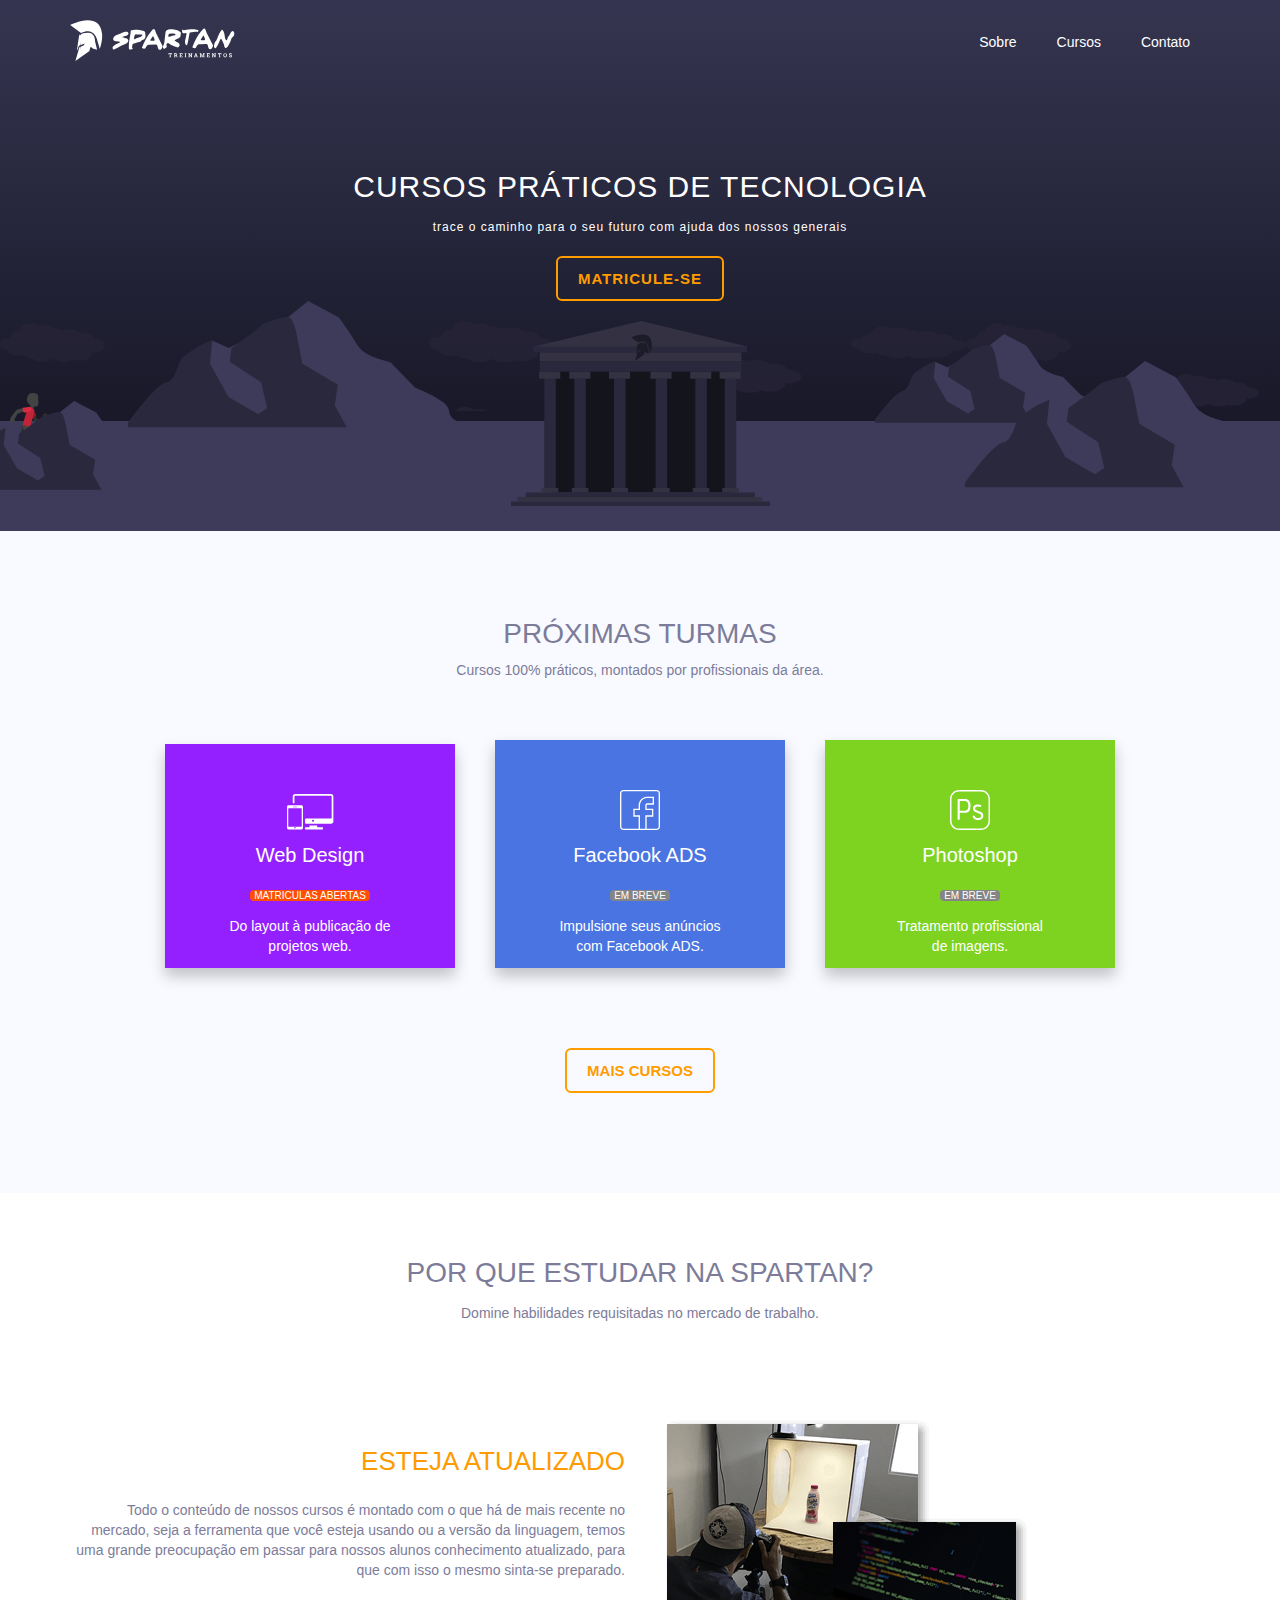
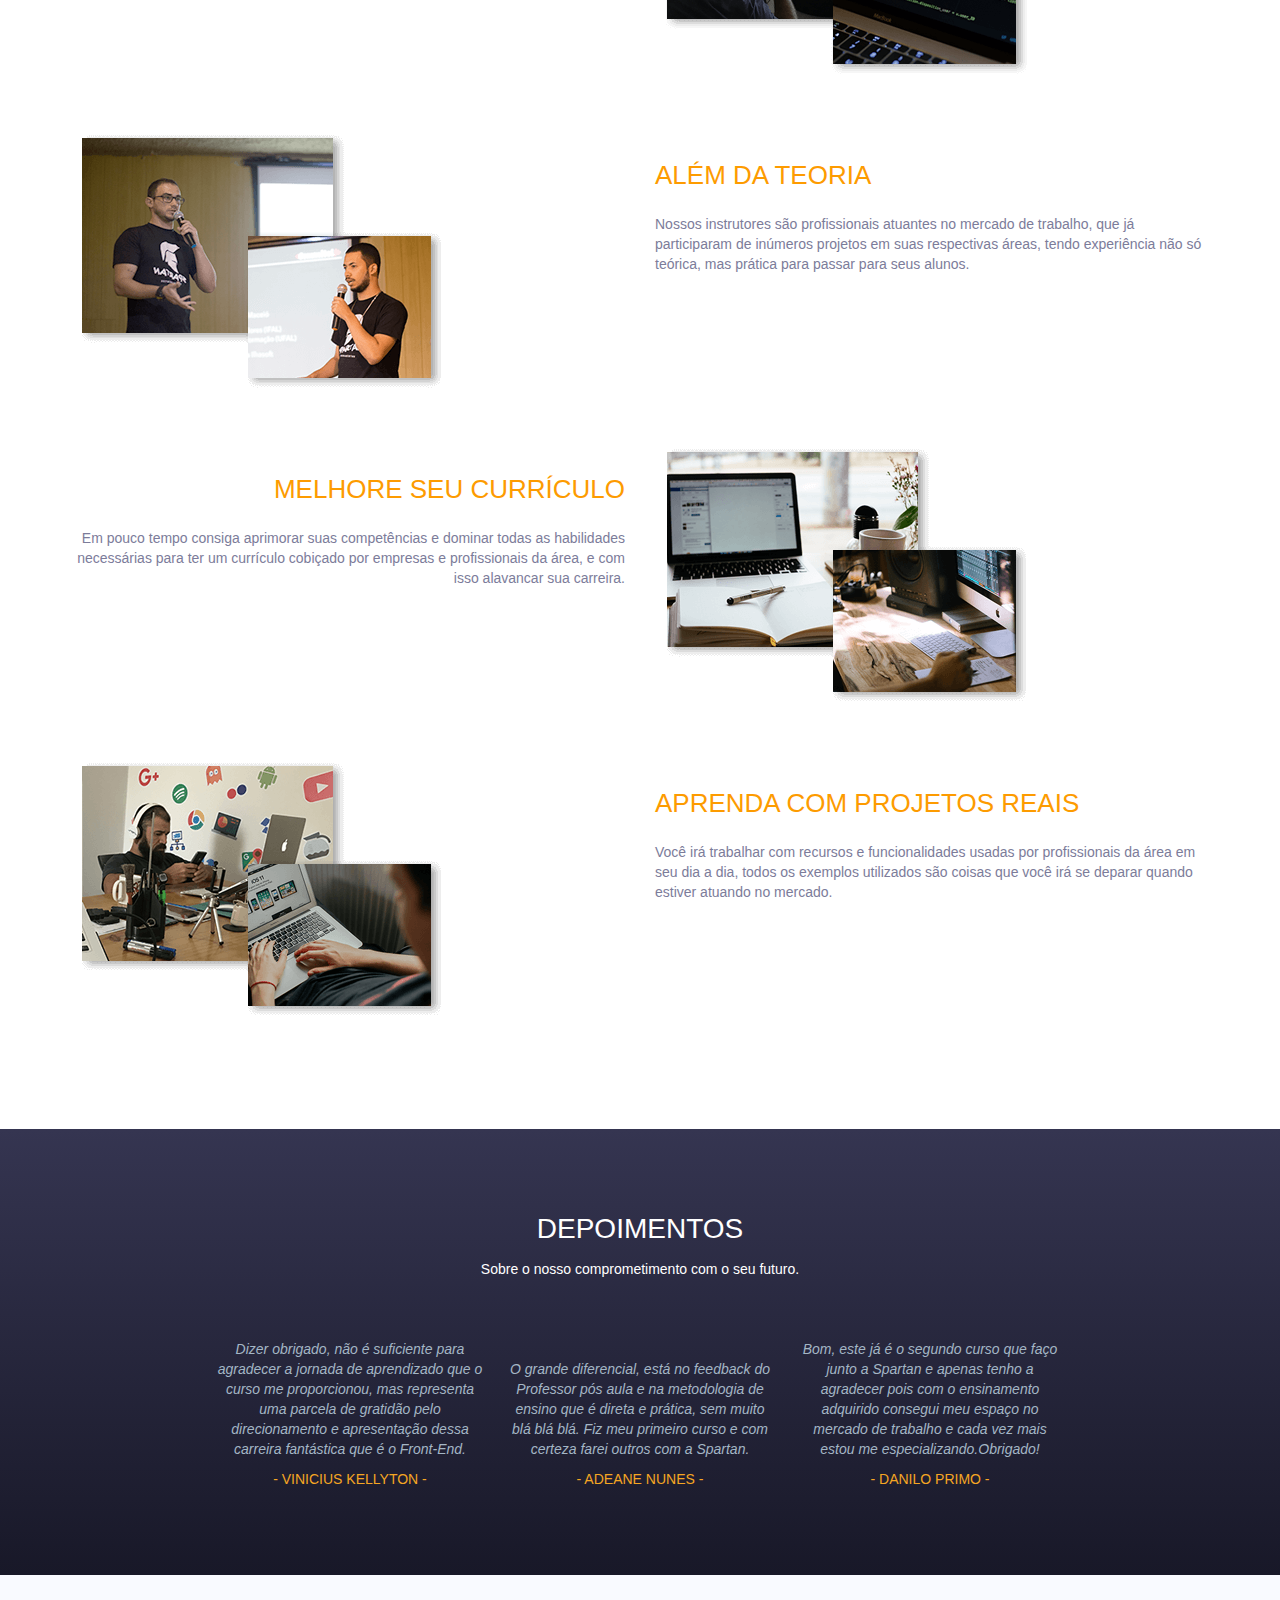
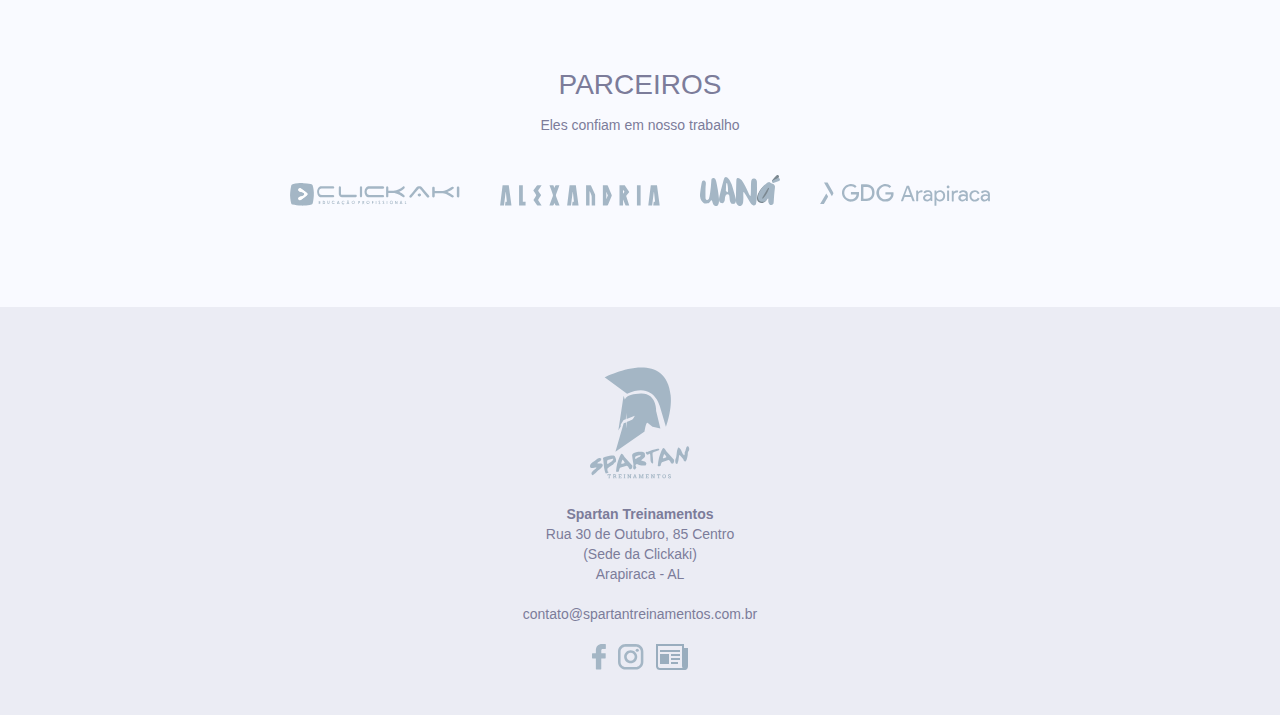
<file: old-site/index.html>
<!DOCTYPE html><html lang="pt-br"><head><meta charset="UTF-8"><meta name="viewport" content="width=device-width,initial-scale=1"><title>Spartan Treinamentos</title><meta name="robots" content="index, follow"><meta name="keywords" content="spartan, treinamentos, cursos, web-design, profissionalizantes"><meta name="description" content="Spartan Treinamentos, cursos práticos de tecnologia. "><meta name="author" content="Valdenio Freitas"><meta name="format-detection" content="telephone=no"><meta property="og:title" content="Spartan Treinamentos"><meta property="og:url" content="spartantreinamentos.com.br"><meta property="og:type" content="website"><meta property="og:description" content="Spartan Treinamentos, cursos práticos de tecnologia."><meta property="og:image" content="http://www.spartantreinamentos.com.br/img/social.jpg"><link rel="icon" href="favicon.ico"><link rel="apple-touch-icon" sizes="180x180" href="apple-touch-icon.png"><link rel="stylesheet" href="css/all.css"><script>(function(i,s,o,g,r,a,m){i['GoogleAnalyticsObject']=r;i[r]=i[r]||function(){
    (i[r].q=i[r].q||[]).push(arguments)},i[r].l=1*new Date();a=s.createElement(o),
    m=s.getElementsByTagName(o)[0];a.async=1;a.src=g;m.parentNode.insertBefore(a,m)
    })(window,document,'script','https://www.google-analytics.com/analytics.js','ga');

    ga('create', 'UA-60202119-31', 'auto');
    ga('send', 'pageview');</script><script type="text/javascript">window.smartlook||(function(d) {
      var o=smartlook=function(){ o.api.push(arguments)},h=d.getElementsByTagName('head')[0];
      var c=d.createElement('script');o.api=new Array();c.async=true;c.type='text/javascript';
      c.charset='utf-8';c.src='https://rec.smartlook.com/recorder.js';h.appendChild(c);
      })(document);
      smartlook('init', 'e8c16c6f3bcf98f12cfa7d2df90f8c37c3b9f992');</script></head><body><header class="hd-home"><div class="container"><div class="row ln-menu"><div class="col-xs-12 col-sm-6 col-md-4 logo"><a href="/"><img src="img/spartan-treinamentos-00.svg" alt="Spartan Treinamentos"></a></div><nav class="col-xs-12 col-sm-6 col-md-8 menu"><ul><li><a href="sobre.html">Sobre</a></li><li><a href="cursos.html">Cursos</a></li><li><a href="contato.html">Contato</a></li></ul></nav></div></div><div><div class="titulo-principal"><div>Cursos práticos de tecnologia</div><p>trace o caminho para o seu futuro com ajuda dos nossos generais</p><div class="botao"><a href="cursos.html">Matricule-se</a></div></div><div><div class="nuvens"></div><div class="montanha1"><img src="img/montanha1.svg"></div><div class="montanha2"><img src="img/montanha2.svg"></div><div class="montanha4"><img src="img/montanha2.svg"></div><div class="montanha3"></div><div class="templo"><img src="img/templo.svg" alt="Templo Spartano"></div><div class="deslocamento1"><div class="inocente"></div></div><div class="deslocamento2"><div class="guerreiro"></div></div><div class="terra"></div></div></div></header><div class="container spacerow"><div class="row"><div class="col-md-12"><div class="sub-titulo grid-cursos"><div class="tt-01">Próximas Turmas</div><p class="tt-01">Cursos 100% práticos, montados por profissionais da área.</p><ul><li><a href="web-design.html" class="curso-web"><img src="img/cursos/web-design.svg" alt="Web Design"><h3>Web Design</h3><span>Matriculas Abertas</span><p>Do layout à publicação de<br>projetos web.</p></a></li><li><a href="" class="curso-face"><img src="img/cursos/facebook.svg" alt="Web Design"><h3>Facebook ADS</h3><span id="breve">Em breve</span><p>Impulsione seus anúncios<br>com Facebook ADS.</p></a></li><li><a href="#" class="curso-photoshop"><img src="img/cursos/photoshop.svg" alt="Web Design"><h3>Photoshop</h3><span id="breve">Em breve</span><p>Tratamento profissional<br>de imagens.</p></a></li></ul><div class="botao"><a href="cursos.html">Mais Cursos</a></div></div></div></div></div><div class="pqsp"><div class="container"><div class="row"><div class="col-md-12 sub-titulo"><div class="tt-01">Por que estudar na spartan?</div><p class="tt-01">Domine habilidades requisitadas no mercado de trabalho.</p></div></div><div class="row titulo-pq"><div class="col-md-6 direita"><h4>Esteja Atualizado</h4><p>Todo o conteúdo de nossos cursos é montado com o que há de mais recente no mercado, seja a ferramenta que você esteja usando ou a versão da linguagem, temos uma grande preocupação em passar para nossos alunos conhecimento atualizado, para que com isso o mesmo sinta-se preparado.</p></div><div class="col-md-6"><img src="img/atualizado.png" class="img-responsive" alt="Esteja Atualizado"></div></div><div class="row titulo-pq"><div class="col-md-6 direita"><img src="img/instrutores.png" class="img-responsive" alt="Instrutores"></div><div class="col-md-6"><h4>Além da teoria</h4><p>Nossos instrutores são profissionais atuantes no mercado de trabalho, que já participaram de inúmeros projetos em suas respectivas áreas, tendo experiência não só teórica, mas prática para passar para seus alunos.</p></div></div><div class="row titulo-pq"><div class="col-md-6 direita"><h4>Melhore seu Currículo</h4><p>Em pouco tempo consiga aprimorar suas competências e dominar todas as habilidades necessárias para ter um currículo cobiçado por empresas e profissionais da área, e com isso alavancar sua carreira.</p></div><div class="col-md-6"><img src="img/curriculo.png" class="img-responsive" alt="Melhore seu curriculo"></div></div><div class="row titulo-pq"><div class="col-md-6 direita"><img src="img/projetos-reais.png" class="img-responsive" alt="Projetos Reais"></div><div class="col-md-6"><h4>Aprenda com projetos reais</h4><p>Você irá trabalhar com recursos e funcionalidades usadas por profissionais da área em seu dia a dia, todos os exemplos utilizados são coisas que você irá se deparar quando estiver atuando no mercado.</p></div></div></div></div><section class="newslatter"><div class="container"><div class="row"><div class="col-md-12 sub-titulo"><div class="tt-02">Depoimentos</div><p class="tt-02">Sobre o nosso comprometimento com o seu futuro.</p><ul><li><p>Dizer obrigado, não é suficiente para agradecer a jornada de aprendizado que o curso me proporcionou, mas representa uma parcela de gratidão pelo direcionamento e apresentação dessa carreira fantástica que é o Front-End.</p><div>- Vinicius Kellyton -</div></li><li><p>O grande diferencial, está no feedback do Professor pós aula e na metodologia de ensino que é direta e prática, sem muito blá blá blá. Fiz meu primeiro curso e com certeza farei outros com a Spartan.</p><div>- Adeane Nunes -</div></li><li><p>Bom, este já é o segundo curso que faço junto a Spartan e apenas tenho a agradecer pois com o ensinamento adquirido consegui meu espaço no mercado de trabalho e cada vez mais estou me especializando.Obrigado!</p><div>- Danilo Primo -</div></li></ul></div></div></div></section><section class="container space-ger"><div class="row"><div class="col-md-12 sub-titulo parceiros"><div class="tt-01">Parceiros</div><p class="tt-01">Eles confiam em nosso trabalho</p><ul><li><a href="http://www.clickakicursos.com.br/" target="_blank"><img src="img/clickaki.svg" alt="Clickaki Educação Profissional"></a></li><li><a href="http://alexandria.marketing/" target="_blank"><img src="img/alexandria.svg" alt="Alexandria"></a></li><li><a href="http://agenciauana.com.br/" target="_blank"><img src="img/uana.svg" alt="Agência Uana"></a></li><li><a href="https://www.facebook.com/gdgarapiraca/" target="_blank"><img src="img/gdg-arapiraca.svg" alt="GDG Arapiraca"></a></li></ul></div></div></section><footer class="rodape"><div class="container"><div class="row"><div class="col-md-12"><img src="img/spartan-treinamentos-01.svg" alt="Spartan Treinamentos"><p><strong>Spartan Treinamentos</strong><br>Rua 30 de Outubro, 85 Centro<br>(Sede da Clickaki)<br>Arapiraca - AL<br><br>contato@spartantreinamentos.com.br</p><ul><li><a href="https://www.facebook.com/spartantreinamentos/" target="_blank"><img src="img/facebook.svg" alt="Facebook"></a></li><li><a href="https://www.instagram.com/spartantreinamentos/" target="_blank"><img src="img/instagram.svg" alt="instagram"></a></li><li><a href="http://eepurl.com/cSuZzL" target="_blank"><img src="img/news.svg" alt="Newslatter"></a></li></ul></div></div></div></footer></body></html>
</file>
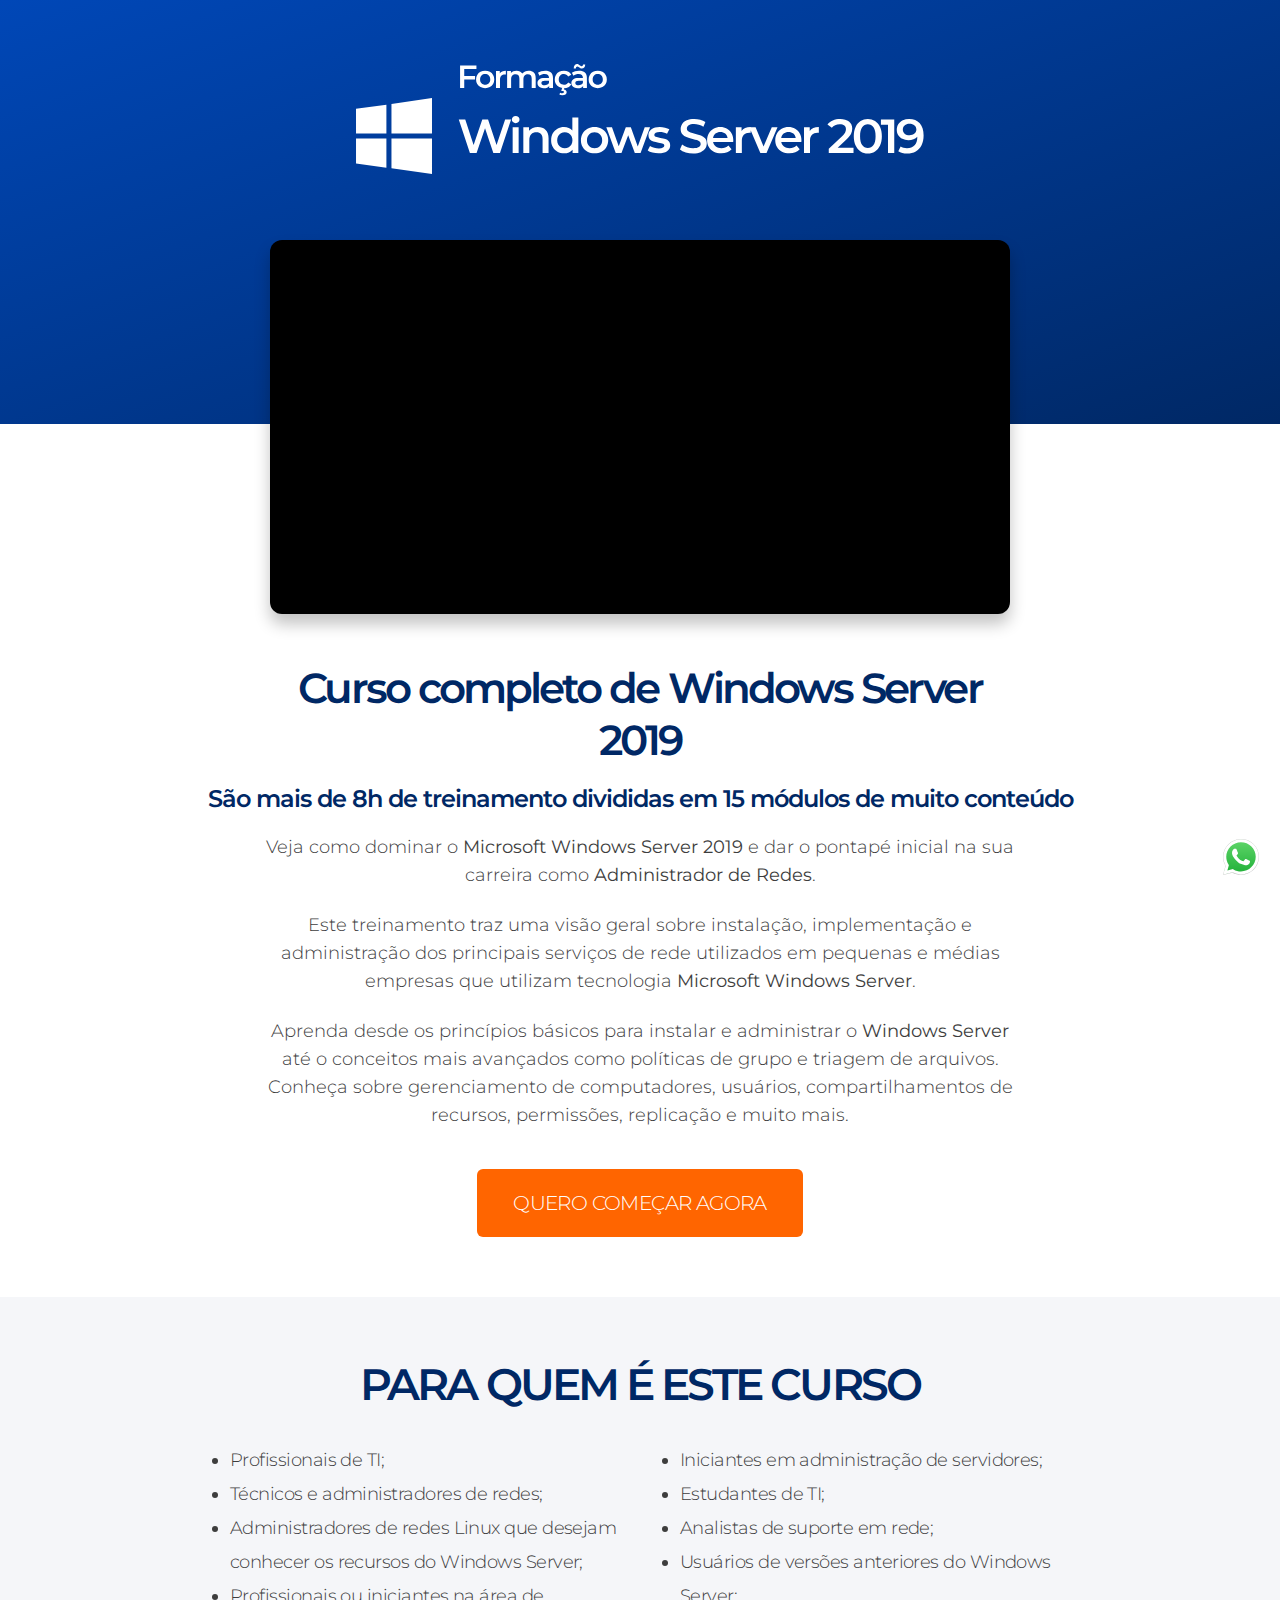
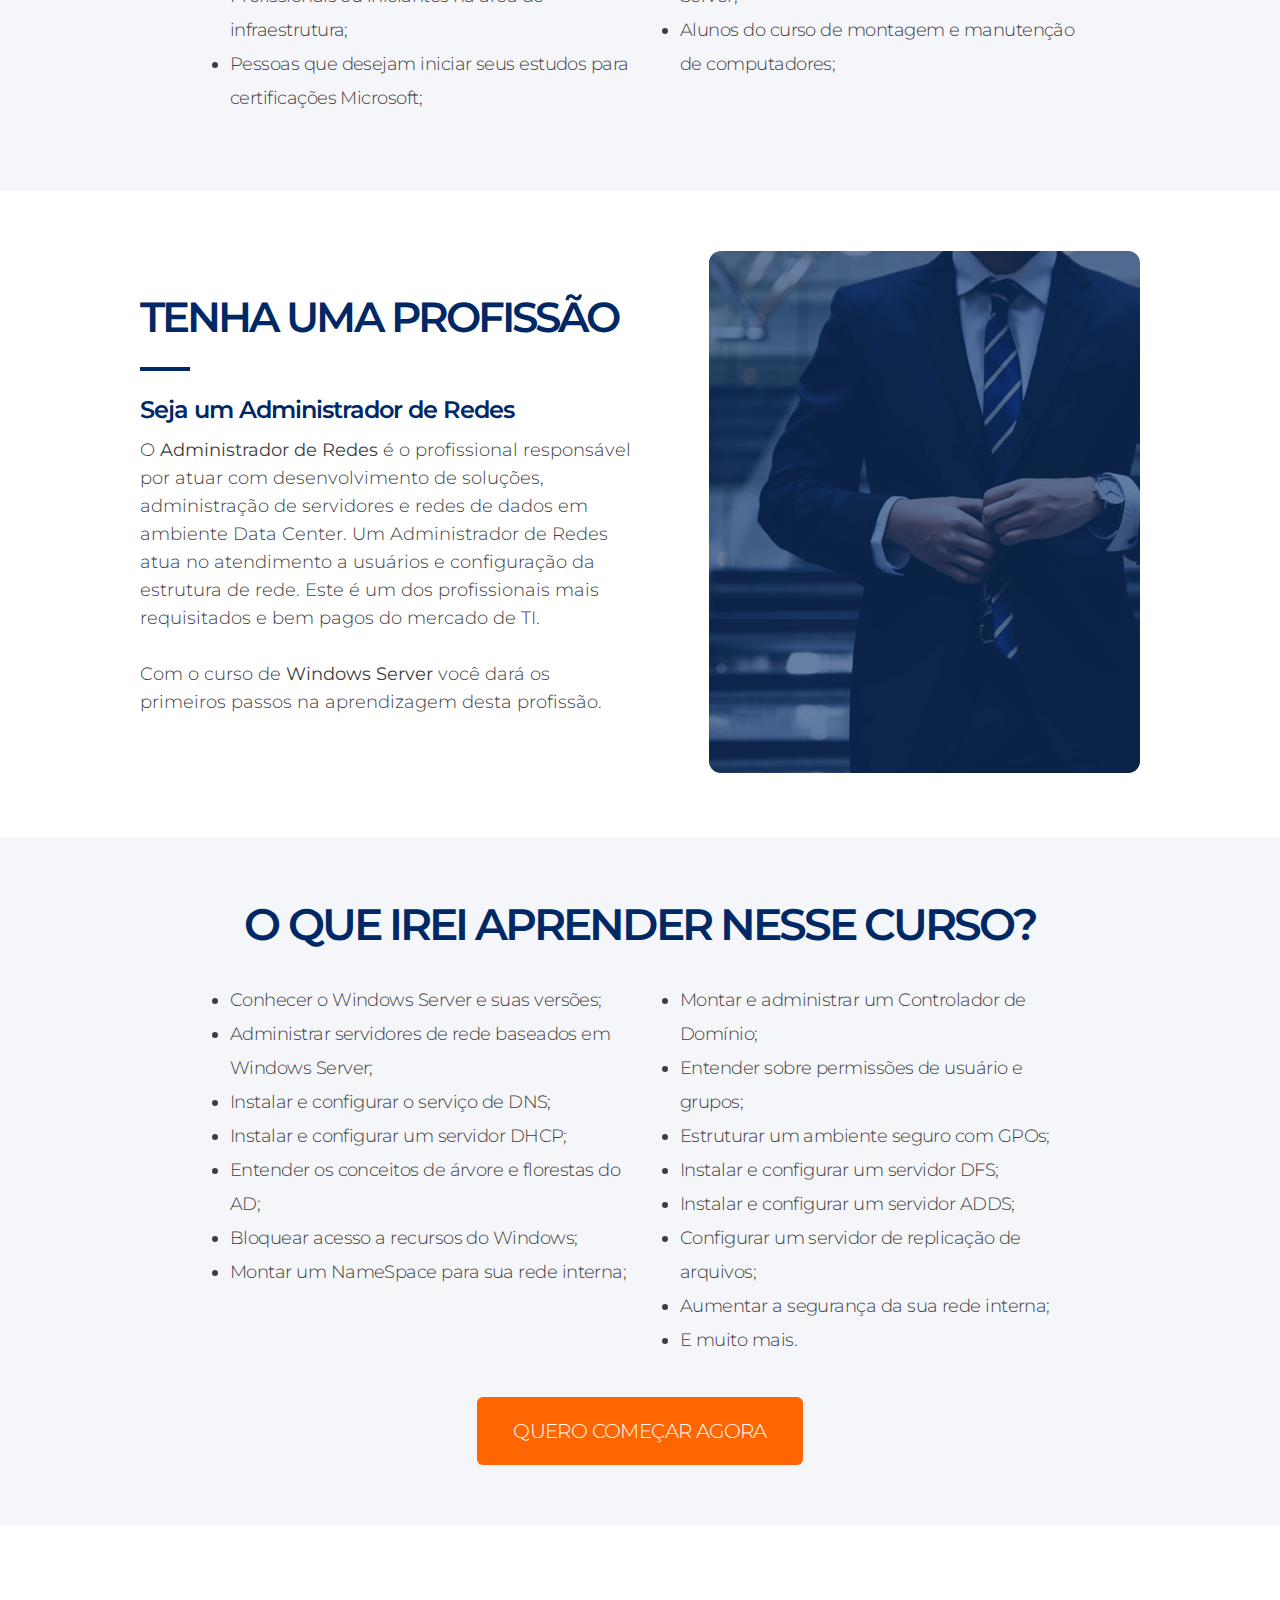
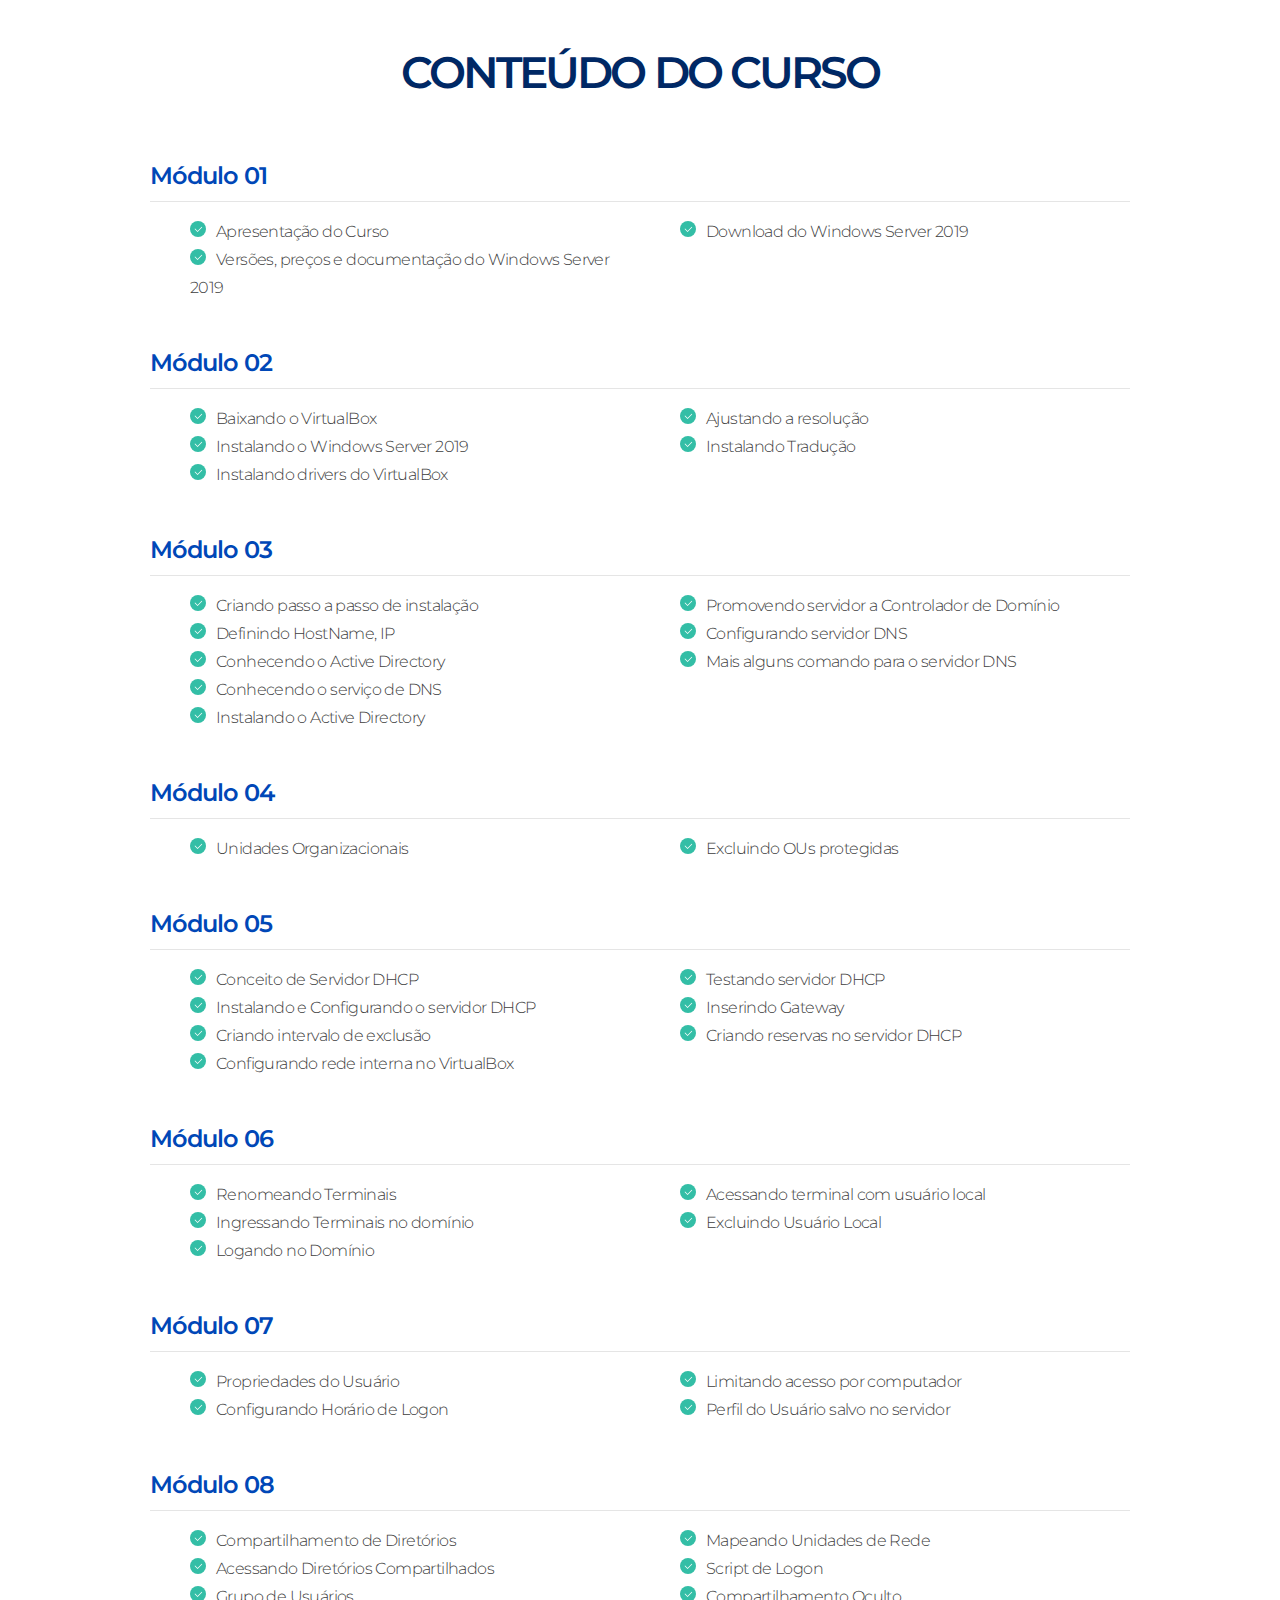
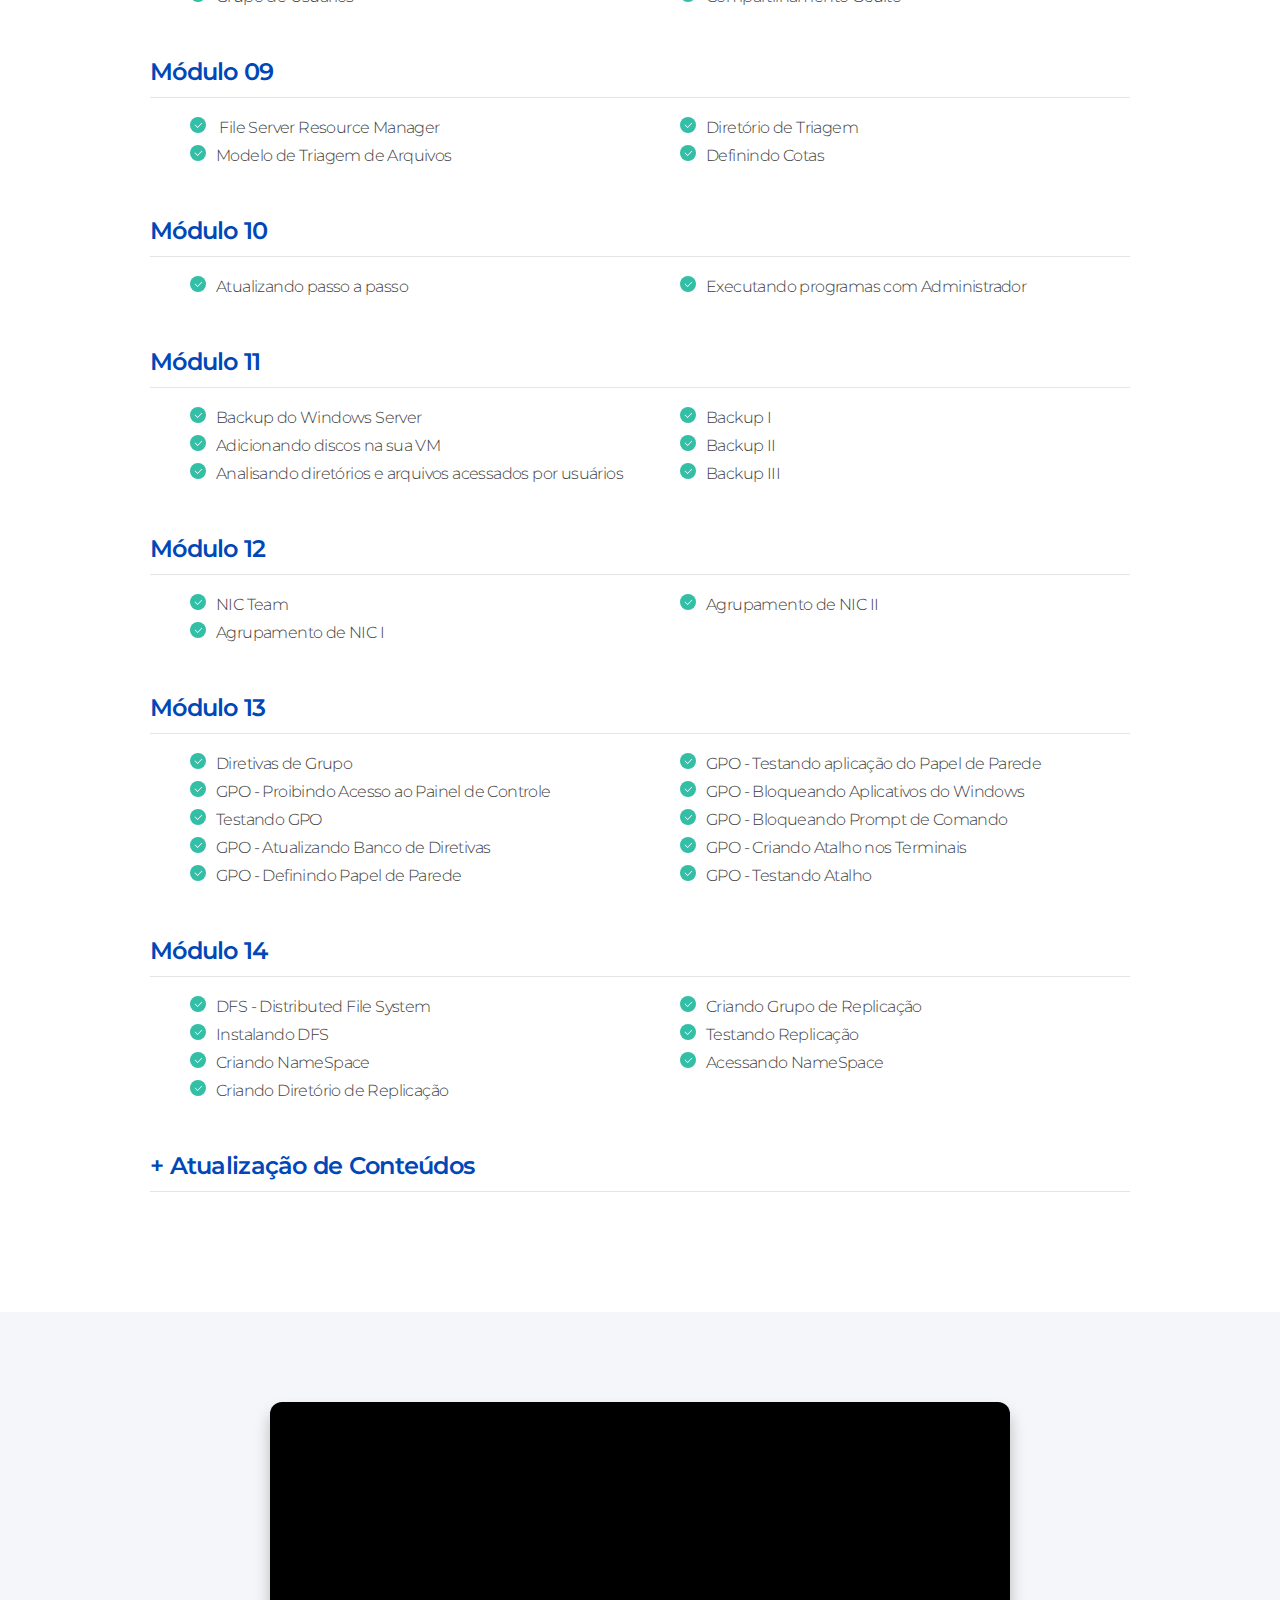
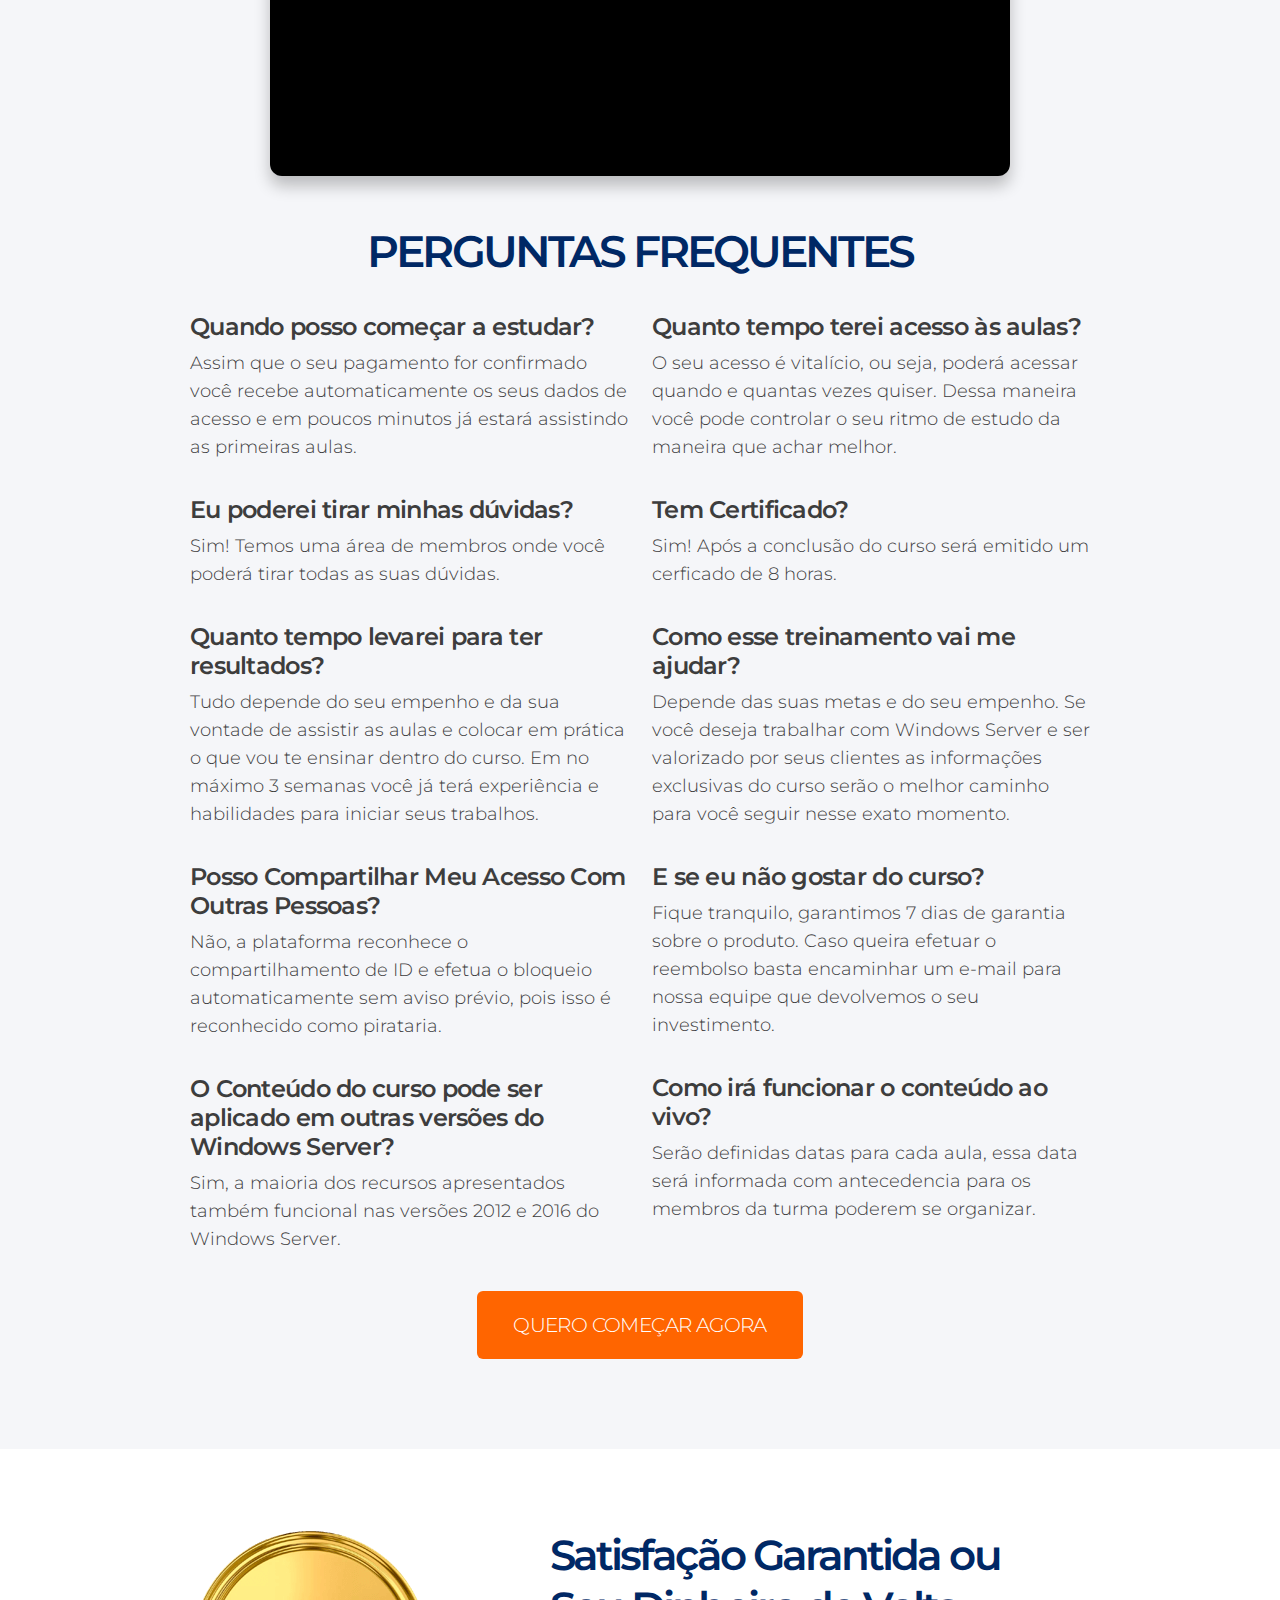
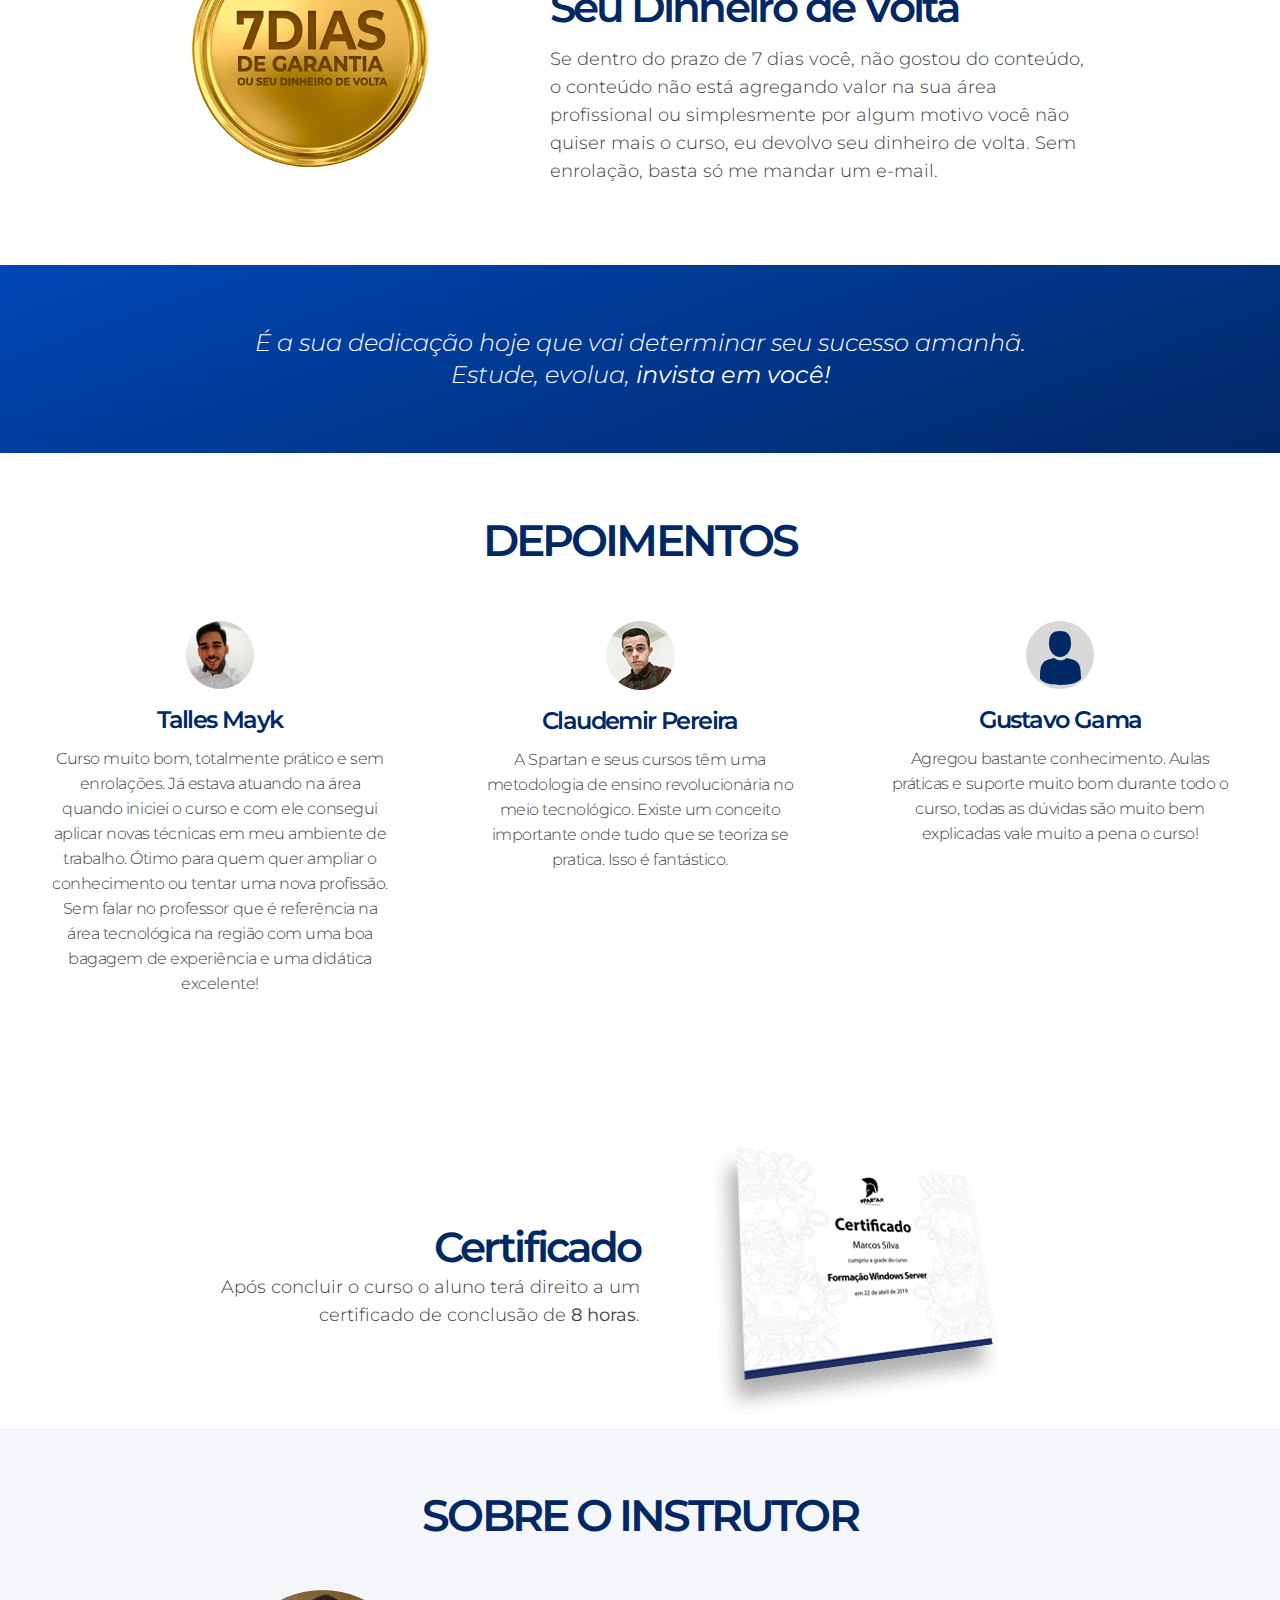
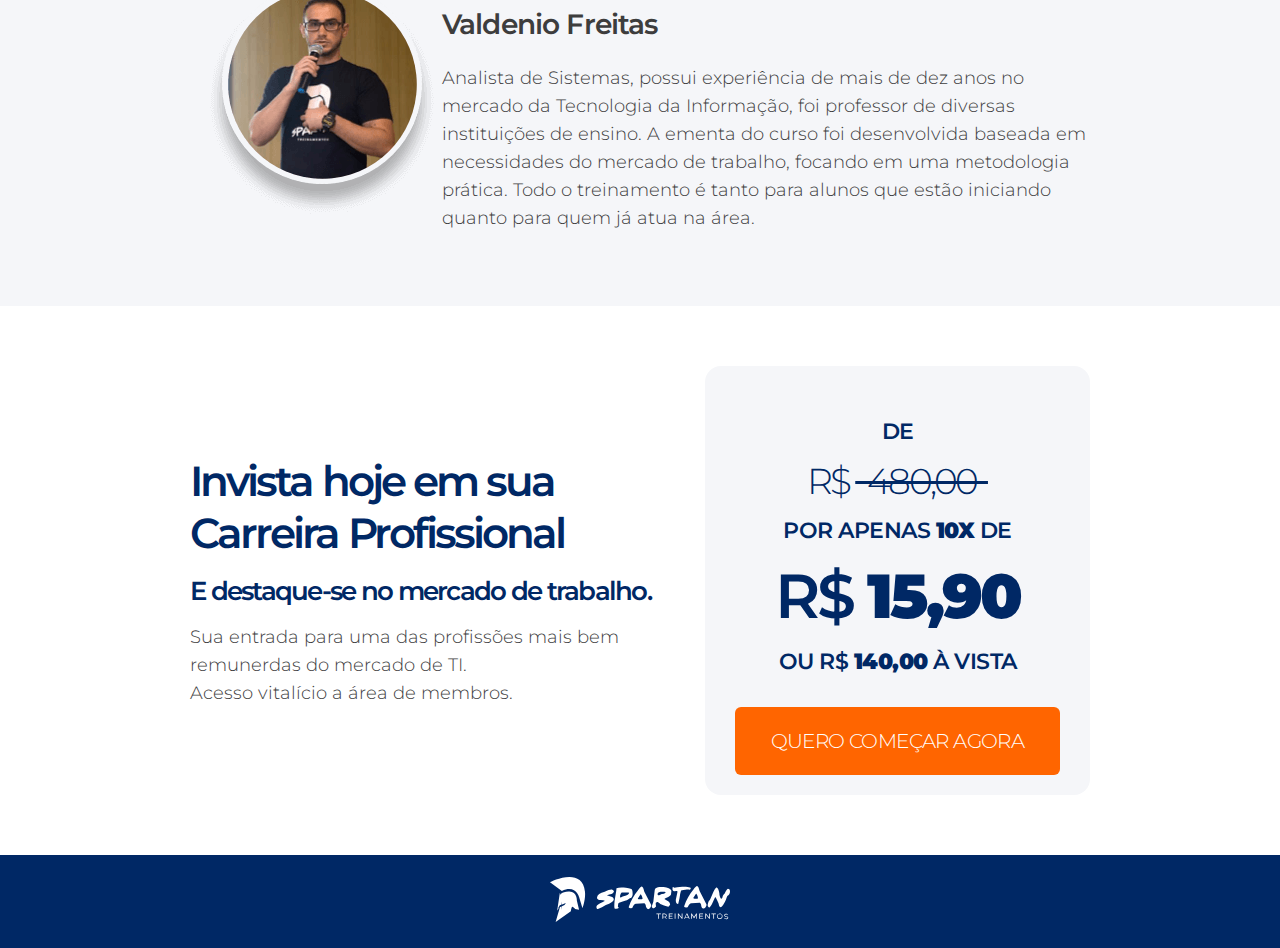
<file: windows-server/index.html>
<!DOCTYPE html>
<html lang="pt-br">
<head>
    <meta charset="UTF-8">
    <meta name="viewport" content="width=device-width, initial-scale=1.0">
    <meta http-equiv="X-UA-Compatible" content="ie=edge">

    <meta name="robots" content="index, follow">
    <meta name="keywords" content="windows server, curso tecnico, admnistração de redes, curso de redes de computadores, servidor com windows, curso de servidores windows, curso de windows server">
    <meta name="description" content="Aprenda a instalar e configurar servidores de rede baseados em tecnologia Microsoft Windows Server 2019. Nesse curso iremos como instalar e configurar os recursos principais recursos de redes utilizados em pequenas e médias empresas, tais como serviço de Active Directory, DNS, DHCP, GPOs, Backups e muito mais.">
    <meta name="author" content="Valdenio Freitas">
    <meta property="og:title" content="Formação Windows Server 2019" />
    <meta property="og:url" content="https://spartantreinamentos.com.br/windows-server" />
    <meta property="og:type" content="website" />
    <meta property="og:description" content="Aprenda a instalar e configurar servidores de rede baseados em tecnologia Microsoft Windows Server 2019. Nesse curso iremos como instalar e configurar os recursos principais recursos de redes utilizados em pequenas e médias empresas, tais como serviço de Active Directory, DNS, DHCP, GPOs, Backups e muito mais." />
    <meta property="og:image" content="https://spartantreinamentos.com.br/windows-server/img/social.jpg" />
    <meta property="og:site_name" content="Formação Windows Server 2019" />
    <meta name="format-detection" content="telephone=no">
    <link rel="icon" href="img/favicon.ico" />
    <link href="https://fonts.googleapis.com/css?family=Montserrat:300,600&display=swap" rel="stylesheet">
    <link rel="stylesheet" href="css/style.css">

    <!-- Global site tag (gtag.js) - Google Analytics -->
    <script async src="https://www.googletagmanager.com/gtag/js?id=UA-60202119-40"></script>
    <script>
        window.dataLayer = window.dataLayer || [];
        function gtag(){dataLayer.push(arguments);}
        gtag('js', new Date());

        gtag('config', 'UA-60202119-40');
    </script>

    <!-- HotMart Analytics -->
    <script id="hotmart_launcher_script">
        (function(l,a,u,n,c,h,e,r){l['HotmartLauncherObject']=c;l[c]=l[c]||function(){
        (l[c].q=l[c].q||[]).push(arguments)},l[c].l=1*new Date();h=a.createElement(u),
        e=a.getElementsByTagName(u)[0];h.async=1;h.src=n;e.parentNode.insertBefore(h,e)
        })(window,document,'script','//launcher.hotmart.com/launcher.js','hot');

        hot('account','3e8e4a68-5779-3ec2-81ad-4004acd3a263');
    </script>

    <!-- Google TAG -->
    <!-- Global site tag (gtag.js) - Google Ads: 1049346796 -->
    <script async src="https://www.googletagmanager.com/gtag/js?id=AW-1049346796"></script>
        <script>
        window.dataLayer = window.dataLayer || [];
        function gtag(){dataLayer.push(arguments);}
        gtag('js', new Date());

        gtag('config', 'AW-1049346796');
    </script>
    <!-- Event snippet for Venda FWS conversion page -->
    <script>
            gtag('event', 'conversion', {
                'send_to': 'AW-1049346796/KgrpCKT91KgBEOyFr_QD',
                'transaction_id': ''
            });
      </script>



    <!-- Facebook Pixel Code -->
    <!-- <script>
        !function(f,b,e,v,n,t,s)
        {if(f.fbq)return;n=f.fbq=function(){n.callMethod?
        n.callMethod.apply(n,arguments):n.queue.push(arguments)};
        if(!f._fbq)f._fbq=n;n.push=n;n.loaded=!0;n.version='2.0';
        n.queue=[];t=b.createElement(e);t.async=!0;
        t.src=v;s=b.getElementsByTagName(e)[0];
        s.parentNode.insertBefore(t,s)}(window, document,'script',
        'https://connect.facebook.net/en_US/fbevents.js');
        fbq('init', '512913665941527');
        fbq('track', 'PageView');
      </script>
      <noscript><img height="1" width="1" style="display:none"
        src="https://www.facebook.com/tr?id=512913665941527&ev=PageView&noscript=1"
      /></noscript> -->
      <!-- End Facebook Pixel Code -->

    <title>Formação Windows Server 2019</title>
</head>
<body onLoad="atualizaContador()">
    <header class="header">
        <img src="img/windows-server-2019.svg" alt="Windows Server 2019">
    </header>
    <div class="video-destaque">
        <div>
            <iframe src="https://www.youtube.com/embed/XSsbK1eScvM?controls=0" frameborder="0" allow="accelerometer; autoplay; encrypted-media; gyroscope; picture-in-picture" allowfullscreen></iframe>
            <!-- <iframe src="https://www.youtube.com/embed/cLFIz8AAWqo?controls=0" frameborder="0" allow="accelerometer; autoplay; encrypted-media; gyroscope; picture-in-picture" allowfullscreen></iframe> -->
        </div>
    </div>
    <section class="sec-1">
        <div class="titulo-b">
            Curso completo de Windows Server 2019
        </div>
        <div class="titulo-d">
            São mais de 8h de treinamento divididas em 15 módulos de muito conteúdo
        </div>
        <p>Veja como dominar o <strong>Microsoft Windows Server 2019</strong> e dar o pontapé inicial na sua carreira como <b>Administrador de Redes</b>.</p>
        <p>Este treinamento traz uma visão geral sobre instalação, implementação e administração dos principais serviços de rede utilizados em pequenas e médias empresas que utilizam tecnologia <strong>Microsoft Windows Server</strong>. </p><p> Aprenda desde os princípios básicos para instalar e administrar o <strong>Windows Server </strong> até o conceitos mais avançados como políticas de grupo e triagem de arquivos. Conheça sobre gerenciamento de computadores, usuários, compartilhamentos de recursos, permissões, replicação e muito mais. </p>
        <!-- <div class="timer">
            <span>Fim das inscrições para <b>1º Turma</b> em </span> <br>
            <span id="contador"></span>
        </div> -->
        <div class="btn-a">
            <a href="#vendacard" >Quero Começar Agora</a>
        </div>
    </section>
    <section class="sec-2 espacamento bg-2">
        <div class="titulo-a">
            Para quem é este curso
        </div>
        <div class="grid-2">
            <div>
                <ul>
                    <li>Profissionais de TI;</li>
                    <li>Técnicos e administradores de redes;</li>
                    <li>Administradores de redes Linux que desejam conhecer os recursos do Windows Server;</li>
                    <li>Profissionais ou iniciantes na área de infraestrutura;</li>
                    <li>Pessoas que desejam iniciar seus estudos para certificações Microsoft;</li>
                </ul>
            </div>
            <div>
                <ul>
                    <li>Iniciantes em administração de servidores;</li>
                    <li>Estudantes de TI;</li>
                    <li>Analistas de suporte em rede;</li>
                    <li>Usuários de versões anteriores do Windows Server;</li>
                    <li>Alunos do curso de montagem e manutenção de computadores;</li>
                </ul>
            </div>
        </div>
    </section>
    <section class="sec-3">
        <div>
            <div class="titulo-a">Tenha uma profissão </div>
            <div class="titulo-d">Seja um Administrador de Redes</div>
            <p>O <b>Administrador de Redes</b> é o profissional responsável por atuar com desenvolvimento de soluções, administração de servidores e redes de dados em ambiente Data Center. Um Administrador de Redes atua no atendimento a usuários e configuração da estrutura de rede. Este é um dos profissionais mais requisitados e bem pagos do mercado de TI.<br><br>Com o curso de <strong>Windows Server</strong> você dará os primeiros passos na aprendizagem desta profissão.</p>
        </div>
        <div>
            <img src="img/tenha-uma-profissao.png" alt="Tenha uma profissão">
        </div>
    </section>
    <section class="sec-2 espacamento bg-2">
        <div class="titulo-a">
            O que irei aprender nesse curso?
        </div>
        <div class="grid-2">
            <div>
                <ul>
                    <li>Conhecer o Windows Server e suas versões;</li>
                    <li>Administrar servidores de rede baseados em Windows Server;</li>
                    <li>Instalar e configurar o serviço de DNS;</li>
                    <li>Instalar e configurar um servidor DHCP;</li>
                    <li>Entender os conceitos de árvore e florestas do AD;</li>
                    <li>Bloquear acesso a recursos do Windows;</li>
                    <li>Montar um NameSpace para sua rede interna;</li>
                </ul>
            </div>
            <div>
                <ul>
                    <li>Montar e administrar um Controlador de Domínio;</li>
                    <li>Entender sobre permissões de usuário e grupos;</li>
                    <li>Estruturar um ambiente seguro com GPOs;</li>
                    <li>Instalar e configurar um servidor DFS;</li>
                    <li>Instalar e configurar um servidor ADDS;</li>
                    <li>Configurar um servidor de replicação de arquivos;</li>
                    <li>Aumentar a segurança da sua rede interna;</li>
                    <li>E muito mais.</li>
                </ul>
            </div>
        </div>
        <div class="btn-a">
            <a href="#vendacard">Quero Começar Agora</a>
        </div>
    </section>
    <section class="ocurso">
        <div class="titulo-a">
            Conteúdo do Curso
        </div>
        <div class="conteudo">
            <div class="titulo-c">Módulo 01</div>
            <div class="box-conteudo">
                <ul>
                    <li>Apresentação do Curso</li>
                    <li>Versões, preços e documentação do Windows Server 2019</li>
                </ul>
                <ul>
                    <li>Download do Windows Server 2019</li>
                </ul>
            </div>
        </div>
        <div class="conteudo">
            <div class="titulo-c">Módulo 02</div>
            <div class="box-conteudo">
                <ul>
                    <li>Baixando o VirtualBox</li>
                    <li>Instalando o Windows Server 2019</li>
                    <li>Instalando drivers do VirtualBox</li>
                </ul>
                <ul>
                    <li>Ajustando a resolução </li>
                    <li>Instalando Tradução</li>
                </ul>
            </div>
        </div>
        <div class="conteudo">
            <div class="titulo-c">Módulo 03</div>
            <div class="box-conteudo">
                <ul>
                    <li>Criando passo a passo de instalação</li>
                    <li>Definindo HostName, IP</li>
                    <li>Conhecendo o Active Directory</li>
                    <li>Conhecendo o serviço de DNS</li>
                    <li>Instalando o Active Directory</li>
                </ul>
                <ul>
                    <li>Promovendo servidor a Controlador de Domínio</li>
                    <li>Configurando servidor DNS</li>
                    <li>Mais alguns comando para o servidor DNS</li>
                </ul>
            </div>
        </div>
        <div class="conteudo">
            <div class="titulo-c">Módulo 04</div>
            <div class="box-conteudo">
                <ul>
                    <li>Unidades Organizacionais</li>
                </ul>
                <ul>
                    <li>Excluindo OUs protegidas</li>
                </ul>
            </div>
        </div>
        <div class="conteudo">
            <div class="titulo-c">Módulo 05</div>
            <div class="box-conteudo">
                <ul>
                    <li>Conceito de Servidor DHCP</li>
                    <li>Instalando e Configurando o servidor DHCP</li>
                    <li>Criando intervalo de exclusão </li>
                    <li>Configurando rede interna no VirtualBox</li>
                </ul>
                <ul>
                    <li>Testando servidor DHCP</li>
                    <li>Inserindo Gateway</li>
                    <li>Criando reservas no servidor DHCP</li>
                </ul>
            </div>
        </div>
        <div class="conteudo">
            <div class="titulo-c">Módulo 06</div>
            <div class="box-conteudo">
                <ul>
                    <li>Renomeando Terminais</li>
                    <li>Ingressando Terminais no domínio</li>
                    <li>Logando no Domínio</li>
                </ul>
                <ul>
                    <li>Acessando terminal com usuário local</li>
                    <li>Excluindo Usuário Local</li>
                </ul>
            </div>
        </div>
        <div class="conteudo">
            <div class="titulo-c">Módulo 07</div>
            <div class="box-conteudo">
                <ul>
                    <li>Propriedades do Usuário</li>
                    <li>Configurando Horário de Logon</li>
                </ul>
                <ul>
                    <li>Limitando acesso por computador</li>
                    <li>Perfil do Usuário salvo no servidor</li>
                </ul>
            </div>
        </div>
        <div class="conteudo">
            <div class="titulo-c">Módulo 08</div>
            <div class="box-conteudo">
                <ul>
                    <li>Compartilhamento de Diretórios</li>
                    <li>Acessando Diretórios Compartilhados</li>
                    <li>Grupo de Usuários</li>
                </ul>
                <ul>
                    <li>Mapeando Unidades de Rede</li>
                    <li>Script de Logon</li>
                    <li>Compartilhamento Oculto</li>
                </ul>
            </div>
        </div>
        <div class="conteudo">
            <div class="titulo-c">Módulo 09</div>
            <div class="box-conteudo">
                <ul>
                    <li> File Server Resource Manager</li>
                    <li>Modelo de Triagem de Arquivos</li>
                </ul>
                <ul>
                    <li>Diretório de Triagem</li>
                    <li>Definindo Cotas</li>
                </ul>
            </div>
        </div>
        <div class="conteudo">
            <div class="titulo-c">Módulo 10</div>
            <div class="box-conteudo">
                <ul>
                    <li>Atualizando passo a passo</li>
                </ul>
                <ul>
                    <li>Executando programas com Administrador</li>
                </ul>
            </div>
        </div>
        <div class="conteudo">
            <div class="titulo-c">Módulo 11</div>
            <div class="box-conteudo">
                <ul>
                    <li>Backup do Windows Server</li>
                    <li>Adicionando discos na sua VM</li>
                    <li>Analisando diretórios e arquivos acessados por usuários</li>
                </ul>
                <ul>
                    <li>Backup I</li>
                    <li>Backup II</li>
                    <li>Backup III</li>
                </ul>
            </div>
        </div>
        <div class="conteudo">
            <div class="titulo-c">Módulo 12</div>
            <div class="box-conteudo">
                <ul>
                    <li>NIC Team</li>
                    <li>Agrupamento de NIC I</li>
                </ul>
                <ul>
                    <li>Agrupamento de NIC II</li>
                </ul>
            </div>
        </div>
        <div class="conteudo">
            <div class="titulo-c">Módulo 13</div>
            <div class="box-conteudo">
                <ul>
                    <li>Diretivas de Grupo</li>
                    <li>GPO - Proibindo Acesso ao Painel de Controle</li>
                    <li>Testando GPO</li>
                    <li>GPO - Atualizando Banco de Diretivas</li>
                    <li>GPO - Definindo Papel de Parede</li>
                </ul>
                <ul>
                    <li>GPO - Testando aplicação do Papel de Parede</li>
                    <li>GPO - Bloqueando Aplicativos do Windows</li>
                    <li>GPO - Bloqueando Prompt de Comando</li>
                    <li>GPO - Criando Atalho nos Terminais</li>
                    <li>GPO - Testando Atalho</li>
                </ul>
            </div>
        </div>
        <div class="conteudo">
            <div class="titulo-c">Módulo 14</div>
            <div class="box-conteudo">
                <ul>
                    <li>DFS - Distributed File System</li>
                    <li>Instalando DFS</li>
                    <li>Criando NameSpace</li>
                    <li>Criando Diretório de Replicação</li>
                </ul>
                <ul>
                    <li>Criando Grupo de Replicação</li>
                    <li>Testando Replicação</li>
                    <li>Acessando NameSpace</li>
                </ul>
            </div>
        </div>
        <!-- <div class="conteudo">
                <div class="titulo-c">Módulo 15 (aulas ao vivo)</div>
                <div class="box-conteudo">
                    <ul>
                        <li>Planejando sua infra-estrutura</li>
                        <li>Documentando sua rede</li>
                    </ul>
                    <ul>
                        <li>Hardware para Servidores</li>
                    </ul>
                </div>
            </div> -->
        <div class="conteudo">
            <div class="titulo-c"> + Atualização de Conteúdos</div>
        </div>
    </section>
    <!-- <section class="bonus">
        <div class="grid-3">
            <div>
                <img src="img/bonus-box.svg" alt="Bonus">
            </div>
            <div class="titulo-b">Módulo Bonus *</div>
            <p>
                Aprenda em 4 passos como preparar propostas que podem aumentar suas chances de fechamento em <b>até 80%</b>.
                <span>* Módulo grátis apenas para primeira turma.</span>
            </p>
        </div>
    </section> -->
    <section class="sec-2 bg-2 perguntas">
        <div class="vquest">
                <iframe src="https://www.youtube.com/embed/AKKQK591glo?controls=0" frameborder="0" allow="accelerometer; autoplay; encrypted-media; gyroscope; picture-in-picture" allowfullscreen></iframe>

                <!-- <iframe src="https://www.youtube.com/embed/XSsbK1eScvM?controls=0" frameborder="0" allow="accelerometer; autoplay; encrypted-media; gyroscope; picture-in-picture" allowfullscreen></iframe>  -->
        </div>
        <div class="titulo-a">
            Perguntas frequentes
        </div>
        <div class="duvidas">
            <div>
                <div>
                    <h2>Quando posso começar a estudar?</h2>
                    <p>Assim que o seu pagamento for confirmado você recebe automaticamente os seus dados de acesso e em poucos minutos já estará assistindo as primeiras aulas.</p>
                </div>
                <div>
                    <h2>Eu poderei tirar minhas dúvidas?</h2>
                    <p>Sim! Temos uma área de membros onde você poderá tirar todas as suas dúvidas.</p>
                </div>
                <div>
                    <h2>Quanto tempo levarei para ter resultados?</h2>
                    <p>Tudo depende do seu empenho e da sua vontade de assistir as aulas e colocar em prática o que vou te ensinar dentro do curso. Em no máximo 3 semanas  você já terá experiência e habilidades para iniciar seus trabalhos.</p>
                </div>
                <div>
                    <h2>Posso Compartilhar Meu Acesso Com Outras Pessoas?</h2>
                    <p>Não, a plataforma reconhece o compartilhamento de ID e efetua o bloqueio automaticamente sem aviso prévio, pois isso é reconhecido como pirataria.</p>
                </div>
                <div>
                    <h2>O Conteúdo do curso pode ser aplicado em outras versões do Windows Server?</h2>
                    <p>Sim, a maioria dos recursos apresentados também funcional nas versões 2012 e 2016 do Windows Server.</p>
                </div>
            </div>
            <div>
                <div>
                    <h2>Quanto tempo terei acesso às aulas?</h2>
                    <p>O seu acesso é vitalício, ou seja, poderá acessar quando  e quantas vezes quiser. Dessa maneira você pode controlar o seu ritmo de estudo da maneira que achar melhor.</p>
                </div>
                <div>
                    <h2>Tem Certificado?</h2>
                    <p>Sim! Após a conclusão do curso será emitido um cerficado de 8 horas.</p>
                </div>
                <div>
                    <h2>Como esse treinamento vai me ajudar?</h2>
                    <p>Depende das suas metas e do seu empenho.
                        Se você deseja trabalhar com Windows Server e ser valorizado por seus clientes as informações exclusivas do curso serão o melhor caminho para você seguir nesse exato momento.</p>
                </div>
                <div>
                    <h2>E se eu não gostar do curso?</h2>
                    <p>Fique tranquilo, garantimos 7 dias de garantia sobre o produto. Caso queira efetuar o reembolso basta encaminhar um e-mail para nossa equipe que devolvemos o seu investimento.</p>
                </div>
                <div>
                    <h2>Como irá funcionar o conteúdo ao vivo?</h2>
                    <p>Serão definidas datas para cada aula, essa data será informada com antecedencia para os membros da turma poderem se organizar.</p>
                </div>
            </div>
        </div>
        <div class="btn-a">
            <a href="#vendacard">Quero Começar Agora</a>
        </div>
    </section>
    <section class="garantia">
        <div>
            <img src="img/garantia.png" alt="garantia">
        </div>
        <div>
            <div class="titulo-b">Satisfação Garantida ou <br>
                    Seu Dinheiro de Volta</div>
            <p>Se dentro do prazo de 7 dias você, não gostou do conteúdo, o conteúdo não está agregando valor na sua área profissional ou simplesmente por algum motivo você não quiser mais o curso, eu devolvo seu dinheiro de volta. Sem enrolação, basta só me mandar um e-mail.</p>
        </div>
    </section>
    <section class="bonus frase">
            <p> <i>É a sua dedicação hoje que vai determinar seu sucesso amanhã. <br> Estude, evolua, <b>invista em você!</b> </i> </p>
    </section>
    <section class=" depoimentos">
        <div class="titulo-a">
            Depoimentos
        </div>
        <ul>
            <li>
                <div>
                    <img src="img/tales.png" alt="Depoimento Talles Mayk">
                    <div>
                        <h3>Talles Mayk</h3>
                        <p>Curso muito bom, totalmente prático e sem enrolações. Já estava atuando na área quando iniciei o curso e com ele consegui aplicar novas técnicas em meu ambiente de trabalho. Ótimo para quem quer ampliar o conhecimento ou tentar uma nova profissão. Sem falar no professor que é referência na área tecnológica na região com uma boa bagagem de experiência e uma didática excelente!  </p>
                    </div>
                </div>
            </li>
            <li>
                <div>
                    <img src="img/claudemir.png" alt="Depoimento Claudemir">
                    <div>
                        <h3>Claudemir Pereira</h3>
                        <p>A Spartan e seus cursos têm uma metodologia de ensino revolucionária no meio tecnológico. Existe um conceito importante onde tudo que se teoriza se pratica. Isso é fantástico.</p>
                    </div>
                </div>
            </li>
            <li>
                <div>
                    <img src="img/user.svg" alt="Depoimento Gustavo Gama">
                    <div>
                        <h3>Gustavo Gama</h3>
                        <p>Agregou bastante conhecimento. Aulas práticas e suporte muito bom durante todo o curso, todas as dúvidas são muito bem explicadas vale muito a pena o curso!</p>
                    </div>
                </div>
            </li>
        </ul>
    </section>
    <section class="certificado">
        <div>
            <div class="titulo-b">Certificado </div>
            <p>Após concluir o curso o aluno terá direito a um certificado de conclusão de <b>8 horas</b>.</p>
        </div>
        <div>
            <img src="img/certificado.png" alt="Certificado">
        </div>
    </section>
    <section class="instrutor bg-2">
        <div class="titulo-a">
            Sobre o instrutor
        </div>
        <div class="sobre-i">
            <div>
                <img src="img/valdenio-freitas.png" alt="Valdenio Freitas">
            </div>
            <div>
                <h2>Valdenio Freitas</h2>
                <p>Analista de Sistemas, possui experiência de mais de dez anos no mercado da Tecnologia da Informação, foi professor de diversas instituições de ensino. A ementa do curso foi desenvolvida baseada em necessidades do mercado de trabalho, focando em uma metodologia prática. Todo o treinamento é tanto para alunos que estão iniciando quanto para quem já atua na área.</p>
            </div>
        </div>
    </section>
    <div class="vendas">
        <div>
            <div class="titulo-b">Invista hoje em sua <br>
                    Carreira Profissional</div>
            <div class="titulo-e">E destaque-se no mercado de trabalho.</div>
            <p>Sua entrada para uma das profissões mais bem remunerdas do mercado de TI.</p>
            <p>Acesso vitalício a área de membros.</p>
        </div>
        <div id="vendacard">
            <div class="titulo-d">
                de
            </div>
            <div class="titulo-b riscado">
              R$ <span> &nbsp; 480,00 &nbsp;  </span>
            </div>
            <div class="titulo-d">
              por apenas <b>10x</b> de
            </div>
            <div class="titulo-b">
                R$ <b>15,90</b>
            </div>
            <div class="titulo-d">
                ou R$ <b>140,00</b> à vista
            </div>
            <div class="btn-a">
                <a href="https://pay.hotmart.com/Q15523197T">Quero Começar Agora</a>
            </div>
        </div>
    </div>

    <div class="action-whats" >
        <a href="https://wa.me/5582999518585?text=Quero%20saber%20mais%20sobre%20Windows%20Server" target="_blank"><img src="img/whatsapp.svg" alt="Chamar no WhatsApp"></a>
    </div>

    <footer>
        <a href="http://spartantreinamentos.com.br/" target="_blank"><img src="img/spartan-treinamentos.svg" alt=""></a>
    </footer>
    <script src="js/scroll.js"></script>
    <script src="js/contador.js"></script>

</body>
</html>
</file>
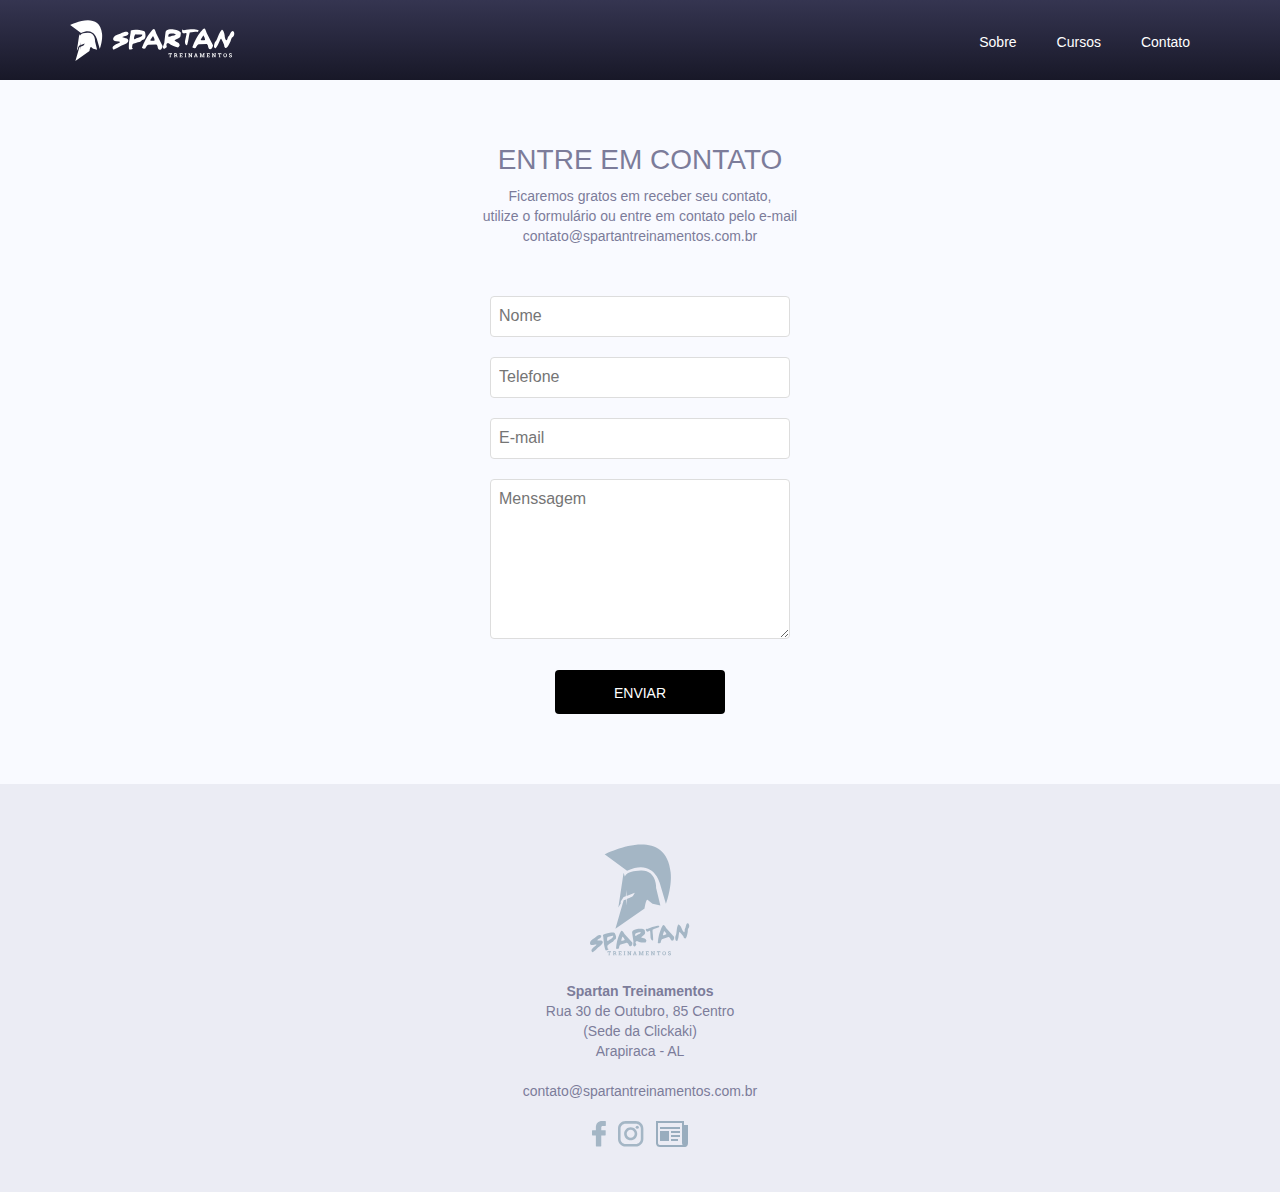
<file: old-site/contato.html>
<!DOCTYPE html><html lang="pt-br"><head><meta charset="UTF-8"><meta name="viewport" content="width=device-width,initial-scale=1"><title>Spartan Treinamentos - Contatos</title><meta name="robots" content="index, follow"><meta name="keywords" content="spartan, treinamentos, cursos, web-design, profissionalizantes"><meta name="description" content="Spartan Treinamentos, cursos práticos de tecnologia. "><meta name="author" content="Valdenio Freitas"><meta name="format-detection" content="telephone=no"><meta property="og:title" content="Spartan Treinamentos"><meta property="og:url" content="spartantreinamentos.com.br"><meta property="og:type" content="website"><meta property="og:description" content="Spartan Treinamentos, cursos práticos de tecnologia."><meta property="og:image" content="http://www.spartantreinamentos.com.br/img/social.jpg"><link rel="icon" href="favicon.ico"><link rel="apple-touch-icon" sizes="180x180" href="apple-touch-icon.png"><link rel="stylesheet" href="css/all.css"></head><body><header class="pgcursos"><div class="container"><div class="row ln-menu"><div class="col-xs-12 col-sm-6 col-md-4 logo"><a href="/"><img src="img/spartan-treinamentos-00.svg" alt="Spartan Treinamentos"></a></div><nav class="col-xs-12 col-sm-6 col-md-8 menu"><ul><li><a href="sobre.html">Sobre</a></li><li><a href="cursos.html">Cursos</a></li><li><a href="contato.html">Contato</a></li></ul></nav></div></div></header><div class="container spcursos"><div class="row"><div class="col-md-12"><div class="sub-titulo grid-cursos"><div class="tt-01">Entre em contato</div><p class="tt-01">Ficaremos gratos em receber seu contato,<br>utilize o formulário ou entre em contato pelo e-mail<br>contato@spartantreinamentos.com.br</p><div class="cont-form"><form action="send_mail/email.php" method="post" class="form-contato"><div class="row"><div class="allform2"><label><input type="text" placeholder="Nome" name="nome" id="nome" required></label></div><div class="allform2"><label><input type="number" placeholder="Telefone" name="fone" id="fone" required></label></div><div class="allform2"><label><input type="email" placeholder="E-mail" name="email" id="email" required></label></div><div class="allform3"><label><textarea placeholder="Menssagem" name="mesagem" id="mesagem" required></textarea></label></div><button type="submit">Enviar</button></div></form></div></div></div></div></div><footer class="rodape"><div class="container"><div class="row"><div class="col-md-12"><img src="img/spartan-treinamentos-01.svg" alt="Spartan Treinamentos"><p><strong>Spartan Treinamentos</strong><br>Rua 30 de Outubro, 85 Centro<br>(Sede da Clickaki)<br>Arapiraca - AL<br><br>contato@spartantreinamentos.com.br</p><ul><li><a href="https://www.facebook.com/spartantreinamentos/" target="_blank"><img src="img/facebook.svg" alt="Facebook"></a></li><li><a href="https://www.instagram.com/spartantreinamentos/" target="_blank"><img src="img/instagram.svg" alt="instagram"></a></li><li><a href="http://eepurl.com/cSuZzL" target="_blank"><img src="img/news.svg" alt="Newslatter"></a></li></ul></div></div></div></footer></body></html>
</file>
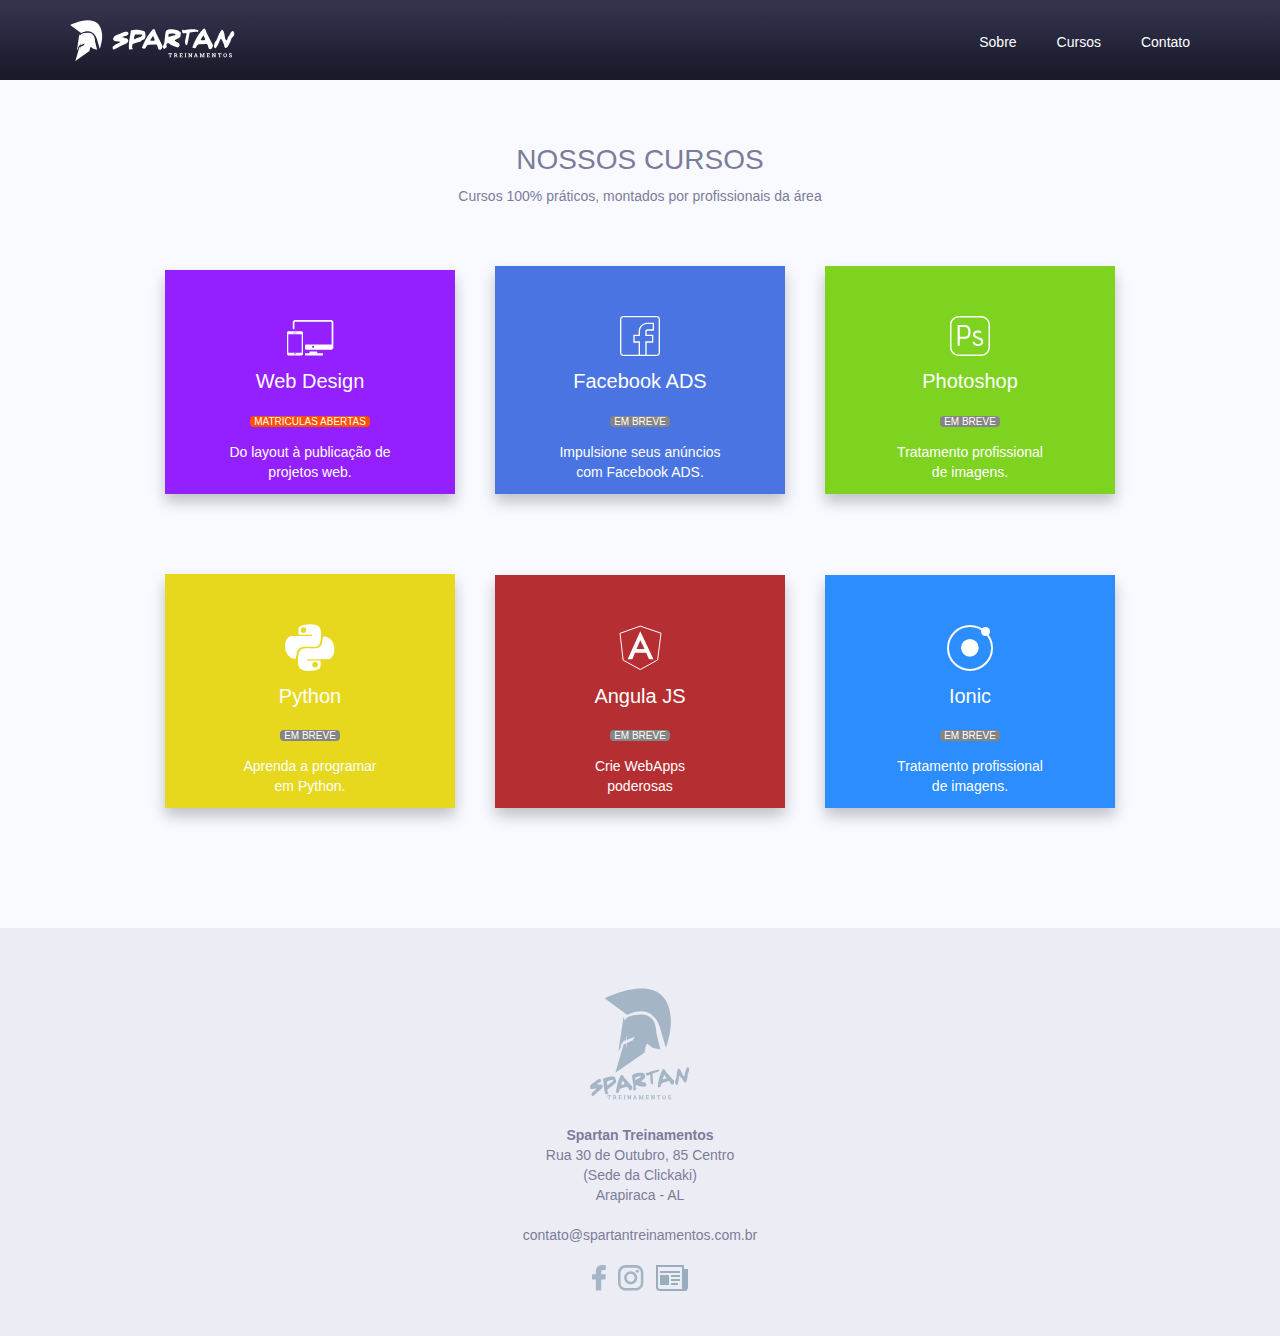
<file: old-site/cursos.html>
<!DOCTYPE html><html lang="pt-br"><head><meta charset="UTF-8"><meta name="viewport" content="width=device-width,initial-scale=1"><title>Spartan Treinamentos - Cursos</title><meta name="robots" content="index, follow"><meta name="keywords" content="spartan, treinamentos, cursos, web-design, profissionalizantes"><meta name="description" content="Spartan Treinamentos, cursos práticos de tecnologia. "><meta name="author" content="Valdenio Freitas"><meta name="format-detection" content="telephone=no"><meta property="og:title" content="Spartan Treinamentos"><meta property="og:url" content="spartantreinamentos.com.br"><meta property="og:type" content="website"><meta property="og:description" content="Spartan Treinamentos, cursos práticos de tecnologia."><meta property="og:image" content="http://www.spartantreinamentos.com.br/img/social.jpg"><link rel="icon" href="favicon.ico"><link rel="apple-touch-icon" sizes="180x180" href="apple-touch-icon.png"><link rel="stylesheet" href="css/all.css"></head><body><header class="pgcursos"><div class="container"><div class="row ln-menu"><div class="col-xs-12 col-sm-6 col-md-4 logo"><a href="/"><img src="img/spartan-treinamentos-00.svg" alt="Spartan Treinamentos"></a></div><nav class="col-xs-12 col-sm-6 col-md-8 menu"><ul><li><a href="sobre.html">Sobre</a></li><li><a href="cursos.html">Cursos</a></li><li><a href="contato.html">Contato</a></li></ul></nav></div></div></header><div class="container spcursos"><div class="row"><div class="col-md-12"><div class="sub-titulo grid-cursos"><div class="tt-01">Nossos Cursos</div><p class="tt-01">Cursos 100% práticos, montados por profissionais da área</p><ul><li><a href="web-design.html" class="curso-web"><img src="img/cursos/web-design.svg" alt="Web Design"><h3>Web Design</h3><span>Matriculas Abertas</span><p>Do layout à publicação de<br>projetos web.</p></a></li><li><a href="" class="curso-face"><img src="img/cursos/facebook.svg" alt="Web Design"><h3>Facebook ADS</h3><span id="breve">Em breve</span><p>Impulsione seus anúncios<br>com Facebook ADS.</p></a></li><li><a href="" class="curso-photoshop"><img src="img/cursos/photoshop.svg" alt="Web Design"><h3>Photoshop</h3><span id="breve">Em breve</span><p>Tratamento profissional<br>de imagens.</p></a></li><li><a href="" class="curso-python"><img src="img/cursos/python.svg" alt="Python"><h3>Python</h3><span id="breve">Em breve</span><p>Aprenda a programar<br>em Python.</p></a></li><li><a href="" class="curso-angula"><img src="img/cursos/angula.svg" alt="Angula"><h3>Angula JS</h3><span id="breve">Em breve</span><p>Crie WebApps<br>poderosas</p></a></li><li><a href="" class="curso-ionic"><img src="img/cursos/ionic.svg" alt="Ionic"><h3>Ionic</h3><span id="breve">Em breve</span><p>Tratamento profissional<br>de imagens.</p></a></li></ul></div></div></div></div><footer class="rodape"><div class="container"><div class="row"><div class="col-md-12"><img src="img/spartan-treinamentos-01.svg" alt="Spartan Treinamentos"><p><strong>Spartan Treinamentos</strong><br>Rua 30 de Outubro, 85 Centro<br>(Sede da Clickaki)<br>Arapiraca - AL<br><br>contato@spartantreinamentos.com.br</p><ul><li><a href="https://www.facebook.com/spartantreinamentos/" target="_blank"><img src="img/facebook.svg" alt="Facebook"></a></li><li><a href="https://www.instagram.com/spartantreinamentos/" target="_blank"><img src="img/instagram.svg" alt="instagram"></a></li><li><a href="http://eepurl.com/cSuZzL" target="_blank"><img src="img/news.svg" alt="Newslatter"></a></li></ul></div></div></div></footer></body></html>
</file>
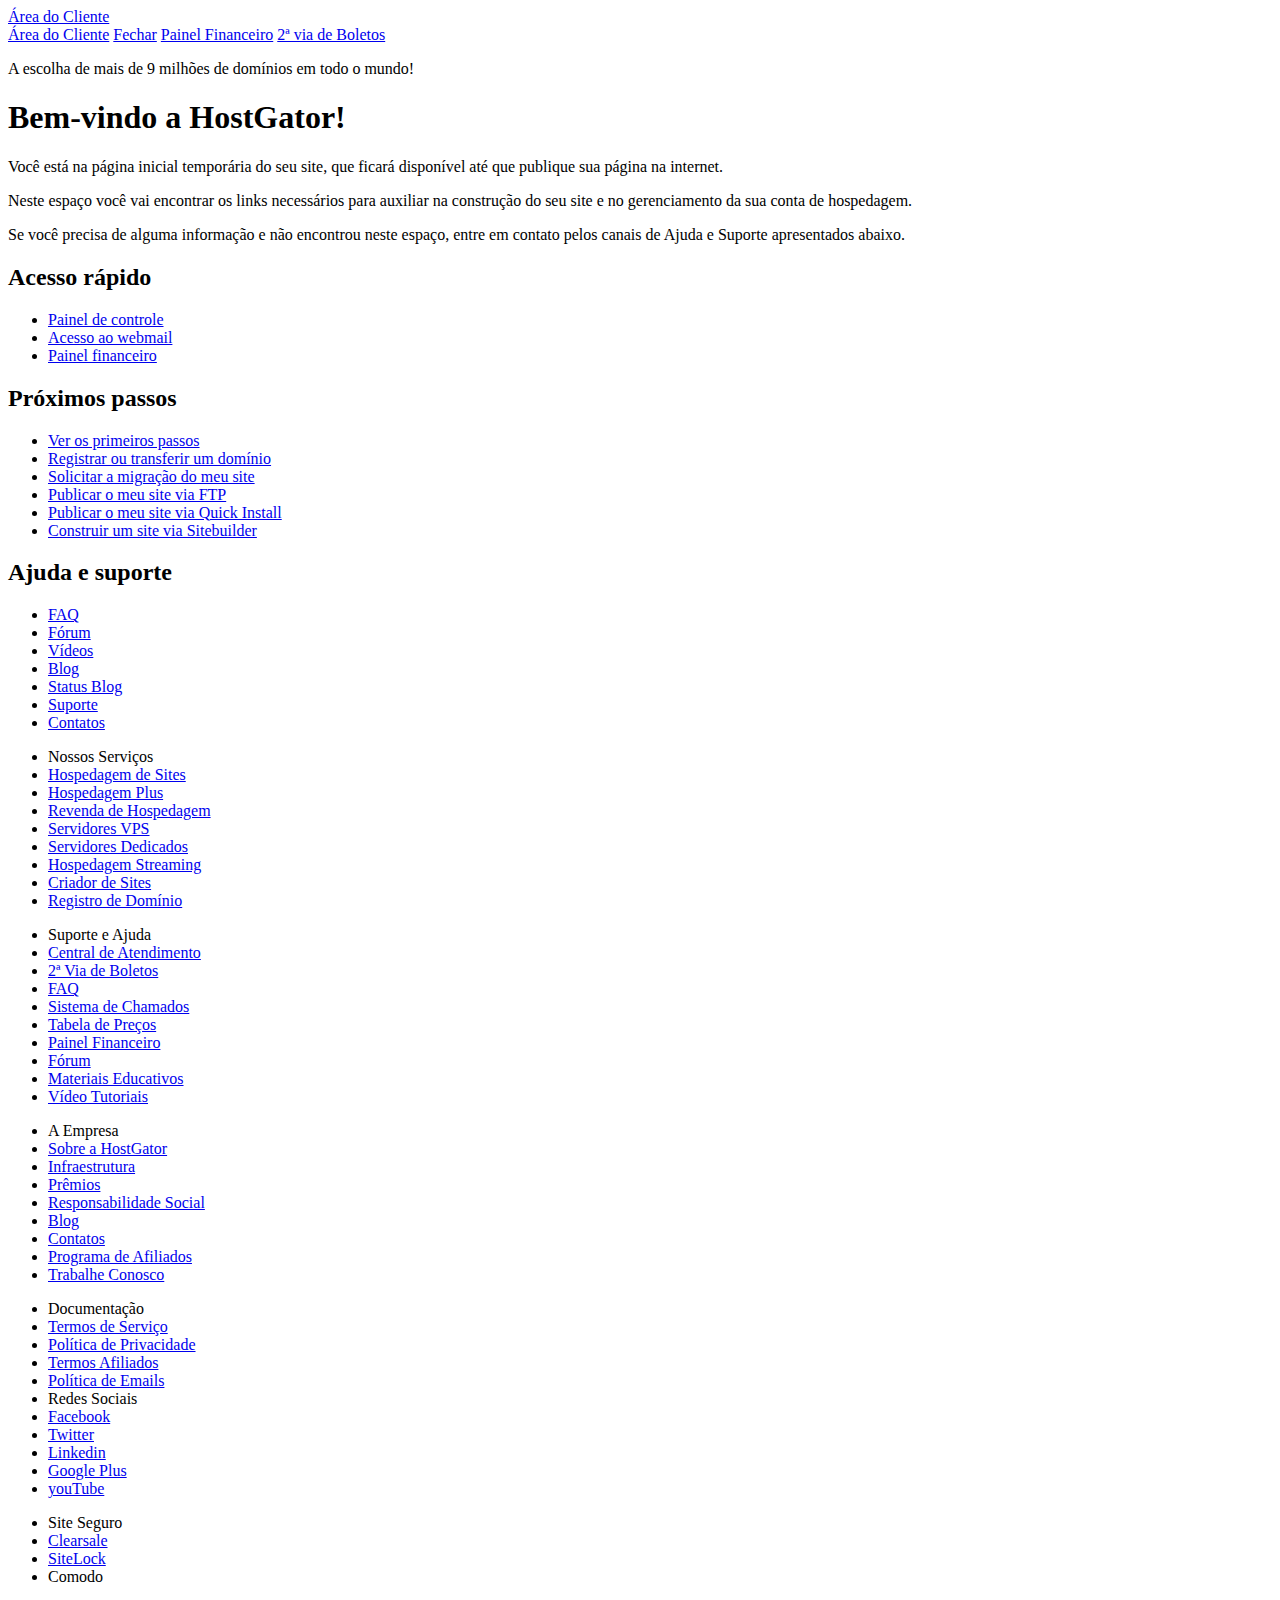
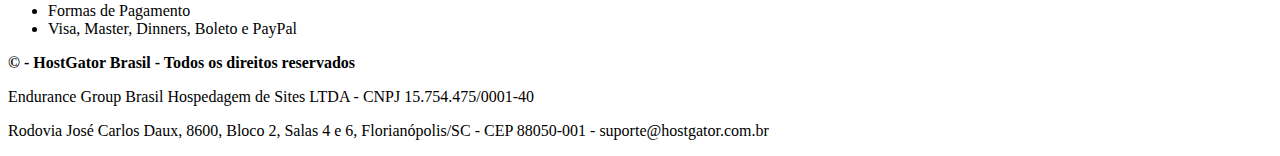
<file: old-site/default.html>
<!doctype html>
<!--[if lt IE 7]> <html class="no-js ie6 oldie" lang="en"> <![endif]-->
<!--[if IE 7]>    <html class="no-js ie7 oldie" lang="en"> <![endif]-->
<!--[if IE 8]>    <html class="no-js ie8 oldie" lang="en"> <![endif]-->
<!--[if gt IE 8]><!--> <html class="no-js" lang="pt-br"> <!--<![endif]-->
<!--[if IE]>
<script src="http://html5shiv.googlecode.com/svn/trunk/html5.js">
</script>
<![endif]-->
<head>
<meta http-equiv="Content-Type" content="text/html; charset=utf-8" />
<title>HostGator - Hospedagem de Sites | Primeiros Passos</title>

<link rel="stylesheet" href="https://www.hostgator.com.br/css/default-page-new.css?id=12">
<link rel="icon" href="https://www.hostgator.com.br/favicon.png" type="image/png" />

<script type="text/javascript" src="https://www.hostgator.com.br/js/jquery-1.11.2.min.js" ></script>
<script type="text/javascript">
$(document).ready(function() {
    $('.aba-financeiro a:first-child, .aba-financeiro a:nth-child(2)').click(function(e) {
      e.preventDefault();
      if ( $('.aba-financeiro.links').hasClass('visible') ) {
        $('.aba-financeiro.links').removeClass('visible');
        $('.aba-financeiro.links').slideUp(100);
      } else {
        $('.aba-financeiro.links').addClass('visible');
        $('.aba-financeiro.links').slideDown(100);
      }
    });

    var today = new Date();
    var year = today.getFullYear();

    $('#year').html(year);
});
</script>

</head>

<body>
<div id="wrapper">
  <div id="container">
    
      <header>
      <div class="head">
      </div>
      <div id="header">
        <div class="aba-financeiro">
          <a href="https://financeiro.hostgator.com.br/" id="abreAreaCliente">Área do Cliente</a>
        </div>
        <div class="aba-financeiro links">
          <a href="https://financeiro.hostgator.com.br/" class="aba">Área do Cliente</a>
          <a href="#" class="close_bt">Fechar</a>
          <a href="https://financeiro.hostgator.com.br/" class="acesso1">Painel Financeiro</a>
          <a href="http://boletos.hostgator.com.br/">2ª via de Boletos</a>
        </div>
        <div class="support">
          <p class="chamada-header">A escolha de mais de 9 milhões de domínios em todo o mundo!</p>
          <span class="livechat">

            <a href="http://www.hostgator.com.br/chat/" target="_blank"></a>
          </span>
               
        </div>
        <div class="logo" onclick="window.open('/','_parent');"></div>
      </div>
    </header>
   
    <div id="shadow">
      
      <div id="content" class="clearfix">

      <article>

        <header id="banner-header">
          <h1>Bem-vindo a HostGator!</h1>
          <p>Você está na página inicial temporária do seu site, que ficará disponível até que publique sua página na internet.</p>
          <p>Neste espaço você vai encontrar os links necessários para auxiliar na construção do seu site e no gerenciamento da sua conta de hospedagem.</p>
          <p>Se você precisa de alguma informação e não encontrou neste espaço, entre em contato pelos canais de Ajuda e Suporte apresentados abaixo.</p>
        </header>

        <section class="fieldset-box clearfix" id="acesso-rapido">
          <h2>Acesso rápido</h2>
          <ul>
            <li><a class="cpanel" href="/cpanel" target="_blank">Painel de controle</a></li>
            <li><a class="webmail" href="/webmail" target="_blank">Acesso ao webmail</a></li>
            <li><a class="financeiro" href="https://financeiro.hostgator.com.br/" target="_blank">Painel financeiro</a></li>
          </ul>
        </section>

        <section class="fieldset-box clearfix" id="proximos-passos">
          <h2>Próximos passos</h2>
            <ul>
              <li><a href="https://hostgator.com.br/primeiros_passos.php" target="_blank">Ver os primeiros passos</a></li>
              <li><a href="https://www.hostgator.com.br/registro-de-dominio.php" target="_blank">Registrar ou transferir um domínio</a></li>
              <li><a href="https://hostgator.com.br/formularios/form-migracao-conta-compartilhada.php" target="_blank">Solicitar a migração do meu site</a></li>
              <li><a href="https://www.hostgator.com.br/tutoriais/#ftp" target="_blank">Publicar o meu site via FTP</a></li>
              <li><a href="http://blog.hostgator.com.br/quickinstall-instale-dezenas-de-sistemas-em-instantes/" target="_blank">Publicar o meu site via Quick Install</a></li>
              <li><a href="http://faq.hostgator.com.br/content/52/175/pt-br/criando-um-site-com-sitebuilder.html" target="_blank">Construir um site via Sitebuilder</a></li>
            </ul>
        </section>

        <section class="fieldset-box clearfix" id="ajuda-suporte">
          <h2>Ajuda e suporte</h2>
          <ul>
            <li><a class="faq" href="http://faq.hostgator.com.br/" target="_blank">FAQ</a></li>
            <li><a class="forum" href="http://forum.hostgator.com.br/" target="_blank">Fórum</a></li>
            <li><a class="videos" href="https://www.hostgator.com.br/tutoriais/" target="_blank">Vídeos</a></li>
            <li><a class="blog" href="http://blog.hostgator.com.br/" target="_blank">Blog</a></li>
            <li><a class="status" href="http://status.hostgator.com.br/" target="_blank">Status Blog</a></li>
            <li><a class="suporte" href="https://www.hostgator.com.br/suporte.php" target="_blank">Suporte</a></li>
            <li><a class="contatos" href="https://www.hostgator.com.br/contatos.shtml" target="_blank">Contatos</a></li>
          </ul>

        </section>


      </article>  
      
        
        

      </div><!-- fim div content-->
    </div><!-- fim div shadow-->
    <div class="shadowbottom"></div><!-- fim div shadowbottom-->
  </div>

<!-- fim div body -->
<div id="newfooter">
        <ul id="c1">
            <li class="foottitle"><span>Nossos Servi&ccedil;os</span></li>

            <li><a href="/hospedagem-de-sites.php" title="Hospedagem de Sites">Hospedagem de Sites</a></li>
            <li><a href="/hospedagem-de-sites-plus/" title="Hospedagem Plus">Hospedagem Plus</a></li>
        <li><a href="/revenda-de-hospedagem.php" title="Revenda de Hospedagem">Revenda de Hospedagem</a></li>   
        <li><a href="/servidor-vps/" title="Servidores VPS">Servidores VPS</a></li>       
            <li><a href="/servidor-dedicado.php" title="Servidores Dedicados">Servidores Dedicados</a></li>
            <li><a href="/streaming/" title="Hospedagem Streaming">Hospedagem Streaming</a></li>  
            <li><a href="/criador-de-sites/" title="Crie seu site em minutos!">Criador de Sites</a></li>
            <li><a href="/registro-de-dominio.php" title="Registro de Dom&iacute;nio">Registro de Dom&iacute;nio</a></li>
        </ul>
        <ul id="c2">
            <li class="foottitle"><span>Suporte e Ajuda</span></li>
        <li><a href="/atendimento" title="Central de Atendimento">Central de Atendimento</a></li>
            <li><a href="http://boletos.hostgator.com.br/" title="Emissão de segunda via de boletos">2ª Via de Boletos</a></li>
            <li><a href="http://faq.hostgator.com.br" title="FAQ HostGator">FAQ</a></li>
            <li><a href="/suporte" title="Abertura de Tickets (chamados)">Sistema de Chamados</a></li>
            <li><a href="/tabela_de_precos/" title="Tabela de Pre&ccedil;os">Tabela de Pre&ccedil;os</a></li>
            <li><a href="/painel/" title="Painel Financeiro">Painel Financeiro</a></li>
            <li><a href="http://forum.hostgator.com.br/" title="F&oacute;rum">F&oacute;rum</a></li>
            <li><a href="/materiais-educativos/" title="Download gratuito de Materiais Educativos">Materiais Educativos</a></li>
        <li><a href="/tutoriais" title="V&iacute;deo Tutoriais">V&iacute;deo Tutoriais</a></li>
        </ul>
        <ul id="c3">
            <li class="foottitle"><span>A Empresa</span></li>
          <li><a href="/empresa.shtml" style="white-space:nowrap;" title="Sobre a HostGator">Sobre a HostGator</a></li>
        <li><a href="/datacenter.shtml" title="Infraestrutura">Infraestrutura</a></li>
        <li><a href="/premios.shtml" title="Pr&ecirc;mios">Pr&ecirc;mios</a></li>
            <li><a href="/responsabilidade-social.shtml" title="Responsabilidade Social">Responsabilidade Social</a></li>
            <li><a href="http://blog.hostgator.com.br" title="Blog da Empresa">Blog</a></li>
            <li><a href="/contatos.shtml" title="Contatos">Contatos</a></li>
            <li><a href="/programa-de-afiliados.php" title="Afiliados">Programa de Afiliados</a></li>
            <li><a href="/trabalhe-conosco.php" title="Trabalhe Conosco">Trabalhe Conosco</a></li>
        </ul>
        <ul id="c5">
            <li class="foottitle"><span>Documenta&ccedil;&atilde;o</span></li>
            <li><a href="/termos_de_servico.shtml" title="Termos de Servi&ccedil;o">Termos de Servi&ccedil;o</a></li>
            <li><a href="/politica-de-privacidade.shtml" title="Pol&iacute;tica de Privacidade">Pol&iacute;tica de Privacidade</a></li>
        <li><a href="/termos_afiliados.shtml" title="Termos Afiliados">Termos Afiliados</a></li>
            <li><a href="/politica-de-emails.shtml" title="Pol&iacute;tica de Emails">Pol&iacute;tica de Emails</a></li>

            <li class="foottitle redes"><span>Redes Sociais</span></li>
            <li>
                <a class="social facebook" href="http://www.facebook.com/HostGatorBrasil" target="_blank">Facebook</a>
            </li>
            <li>
                <a class="social twitter" href="https://twitter.com/hostgatorbrasil" target="_blank">Twitter</a>
            </li>      
            <li>
                <a class="social linkedin" href="https://www.linkedin.com/company/hostgator-brasil" target="_blank">Linkedin</a>
            </li> 
            <li>
                <a class="social gplus" href="https://plus.google.com/+HostgatorBr" target="_blank">Google Plus</a>
            </li>
            <li>
                <a class="social youtube" href="http://www.youtube.com/HostGatorBRTV" target="_blank">youTube</a>
            </li>   
        </ul>

        <div id="selos-info">
            <ul>
                <li class="foottitle">Site Seguro</li>
                <li><a class="selo clearsale" href="https://selo.clearsale.com.br/Loja/ExibirDetalhesLoja/589da847-a351-4847-978d-6c3d7e3cf09a" target="_blank">Clearsale</a>
                </li>
                <li><a class="selo sitelock-footer" href="https://www.sitelock.com/verify.php?site=hostgator.com.br" onclick="window.open('https://www.sitelock.com/verify.php?site=hostgator.com.br','SiteLock','width=600,height=600,left=160,top=170');return false;">SiteLock</a></li>
                <li><a class="selo comodo" onclick="return false;">Comodo</a></li>
                
            </ul>
            <ul>
                <li class="foottitle">Formas de Pagamento</li>
                <li class="formas-de-pagamento">Visa, Master, Dinners, Boleto e PayPal</li>
            </ul>
        </div>
            <div id="copyright">
            <p><strong>&copy; <?php echo date('Y'); ?> - HostGator Brasil - Todos os direitos reservados</strong></p>
            <p>Endurance Group Brasil Hospedagem de Sites LTDA - CNPJ 15.754.475/0001-40</p>
            <p>Rodovia José Carlos Daux, 8600, Bloco 2, Salas 4 e 6, Florianópolis/SC - CEP 88050-001 - suporte@hostgator.com.br</p>
        </div>
        </div>
        </div><!-- fim div wrapper -->
</div>
</div>
</body>
</html>
</file>
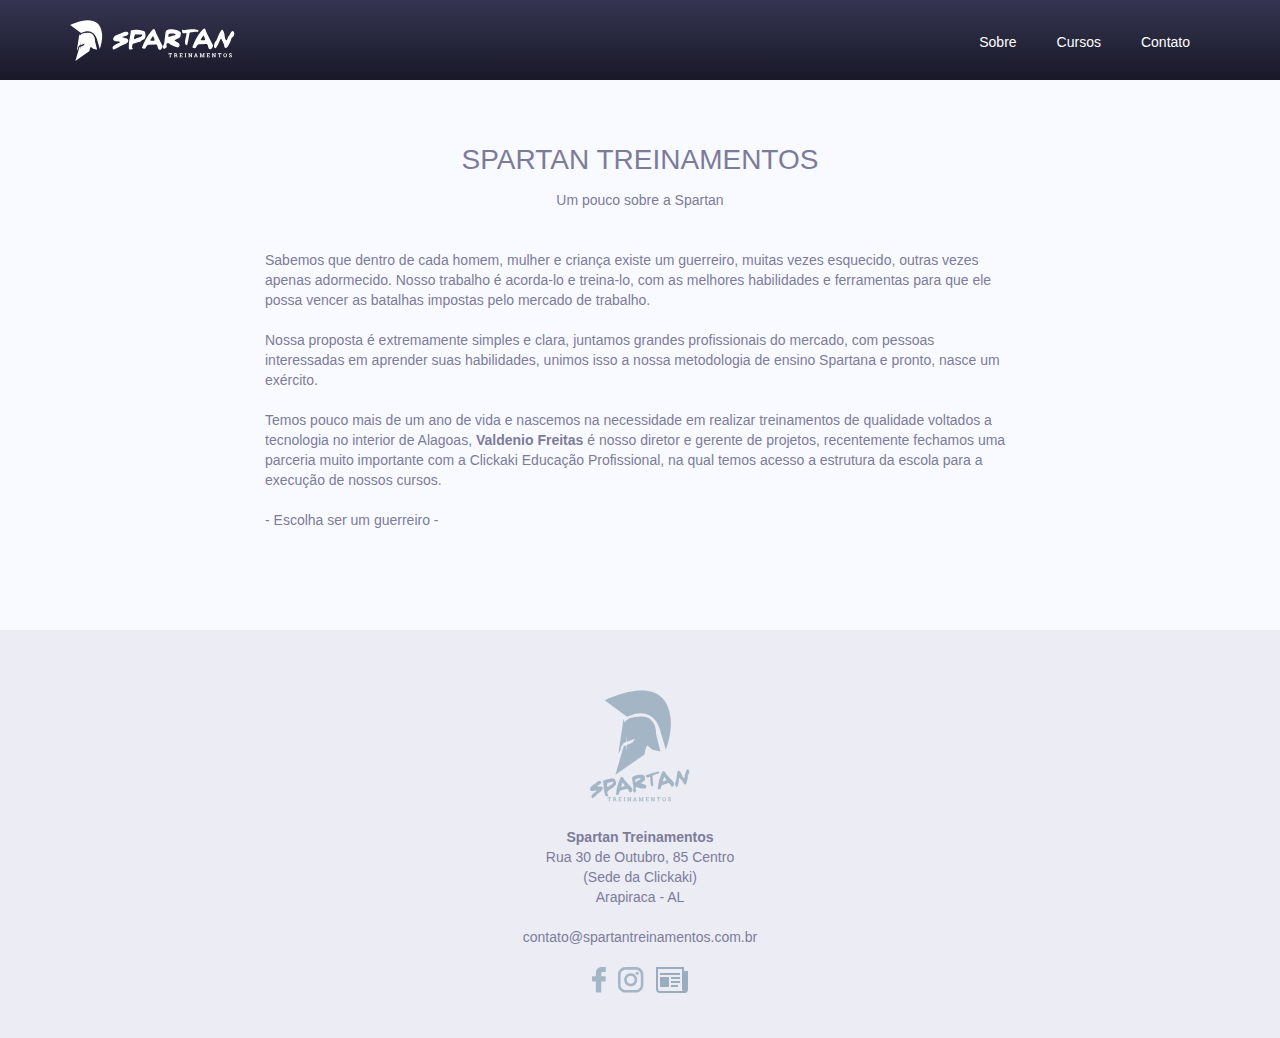
<file: old-site/sobre.html>
<!DOCTYPE html><html lang="pt-br"><head><meta charset="UTF-8"><meta name="viewport" content="width=device-width,initial-scale=1"><title>Spartan Treinamentos - Sobre</title><meta name="robots" content="index, follow"><meta name="keywords" content="spartan, treinamentos, cursos, web-design, profissionalizantes"><meta name="description" content="Spartan Treinamentos, cursos práticos de tecnologia. "><meta name="author" content="Valdenio Freitas"><meta name="format-detection" content="telephone=no"><meta property="og:title" content="Spartan Treinamentos"><meta property="og:url" content="spartantreinamentos.com.br"><meta property="og:type" content="website"><meta property="og:description" content="Spartan Treinamentos, cursos práticos de tecnologia."><meta property="og:image" content="http://www.spartantreinamentos.com.br/img/social.jpg"><link rel="icon" href="favicon.ico"><link rel="apple-touch-icon" sizes="180x180" href="apple-touch-icon.png"><link rel="stylesheet" href="css/all.css"></head><body><header class="pgcursos"><div class="container"><div class="row ln-menu"><div class="col-xs-12 col-sm-6 col-md-4 logo"><a href="/"><img src="img/spartan-treinamentos-00.svg" alt="Spartan Treinamentos"></a></div><nav class="col-xs-12 col-sm-6 col-md-8 menu"><ul><li><a href="sobre.html">Sobre</a></li><li><a href="cursos.html">Cursos</a></li><li><a href="contato.html">Contato</a></li></ul></nav></div></div></header><div class="container spcursos"><div class="row"><div class="col-md-8 col-md-offset-2"><div class="sub-titulo"><div class="tt-01">Spartan Treinamentos</div><p class="tt-01">Um pouco sobre a Spartan</p><p class="fsobre">Sabemos que dentro de cada homem, mulher e criança existe um guerreiro, muitas vezes esquecido, outras vezes apenas adormecido. Nosso trabalho é acorda-lo e treina-lo, com as melhores habilidades e ferramentas para que ele possa vencer as batalhas impostas pelo mercado de trabalho.<br><br>Nossa proposta é extremamente simples e clara, juntamos grandes profissionais do mercado, com pessoas interessadas em aprender suas habilidades, unimos isso a nossa metodologia de ensino Spartana e pronto, nasce um exército.<br><br>Temos pouco mais de um ano de vida e nascemos na necessidade em realizar treinamentos de qualidade voltados a tecnologia no interior de Alagoas, <strong>Valdenio Freitas</strong> é nosso diretor e gerente de projetos, recentemente fechamos uma parceria muito importante com a Clickaki Educação Profissional, na qual temos acesso a estrutura da escola para a execução de nossos cursos.<br><br>- Escolha ser um guerreiro -</p></div></div></div></div><footer class="rodape"><div class="container"><div class="row"><div class="col-md-12"><img src="img/spartan-treinamentos-01.svg" alt="Spartan Treinamentos"><p><strong>Spartan Treinamentos</strong><br>Rua 30 de Outubro, 85 Centro<br>(Sede da Clickaki)<br>Arapiraca - AL<br><br>contato@spartantreinamentos.com.br</p><ul><li><a href="https://www.facebook.com/spartantreinamentos/" target="_blank"><img src="img/facebook.svg" alt="Facebook"></a></li><li><a href="https://www.instagram.com/spartantreinamentos/" target="_blank"><img src="img/instagram.svg" alt="instagram"></a></li><li><a href="http://eepurl.com/cSuZzL" target="_blank"><img src="img/news.svg" alt="Newslatter"></a></li></ul></div></div></div></footer></body></html>
</file>
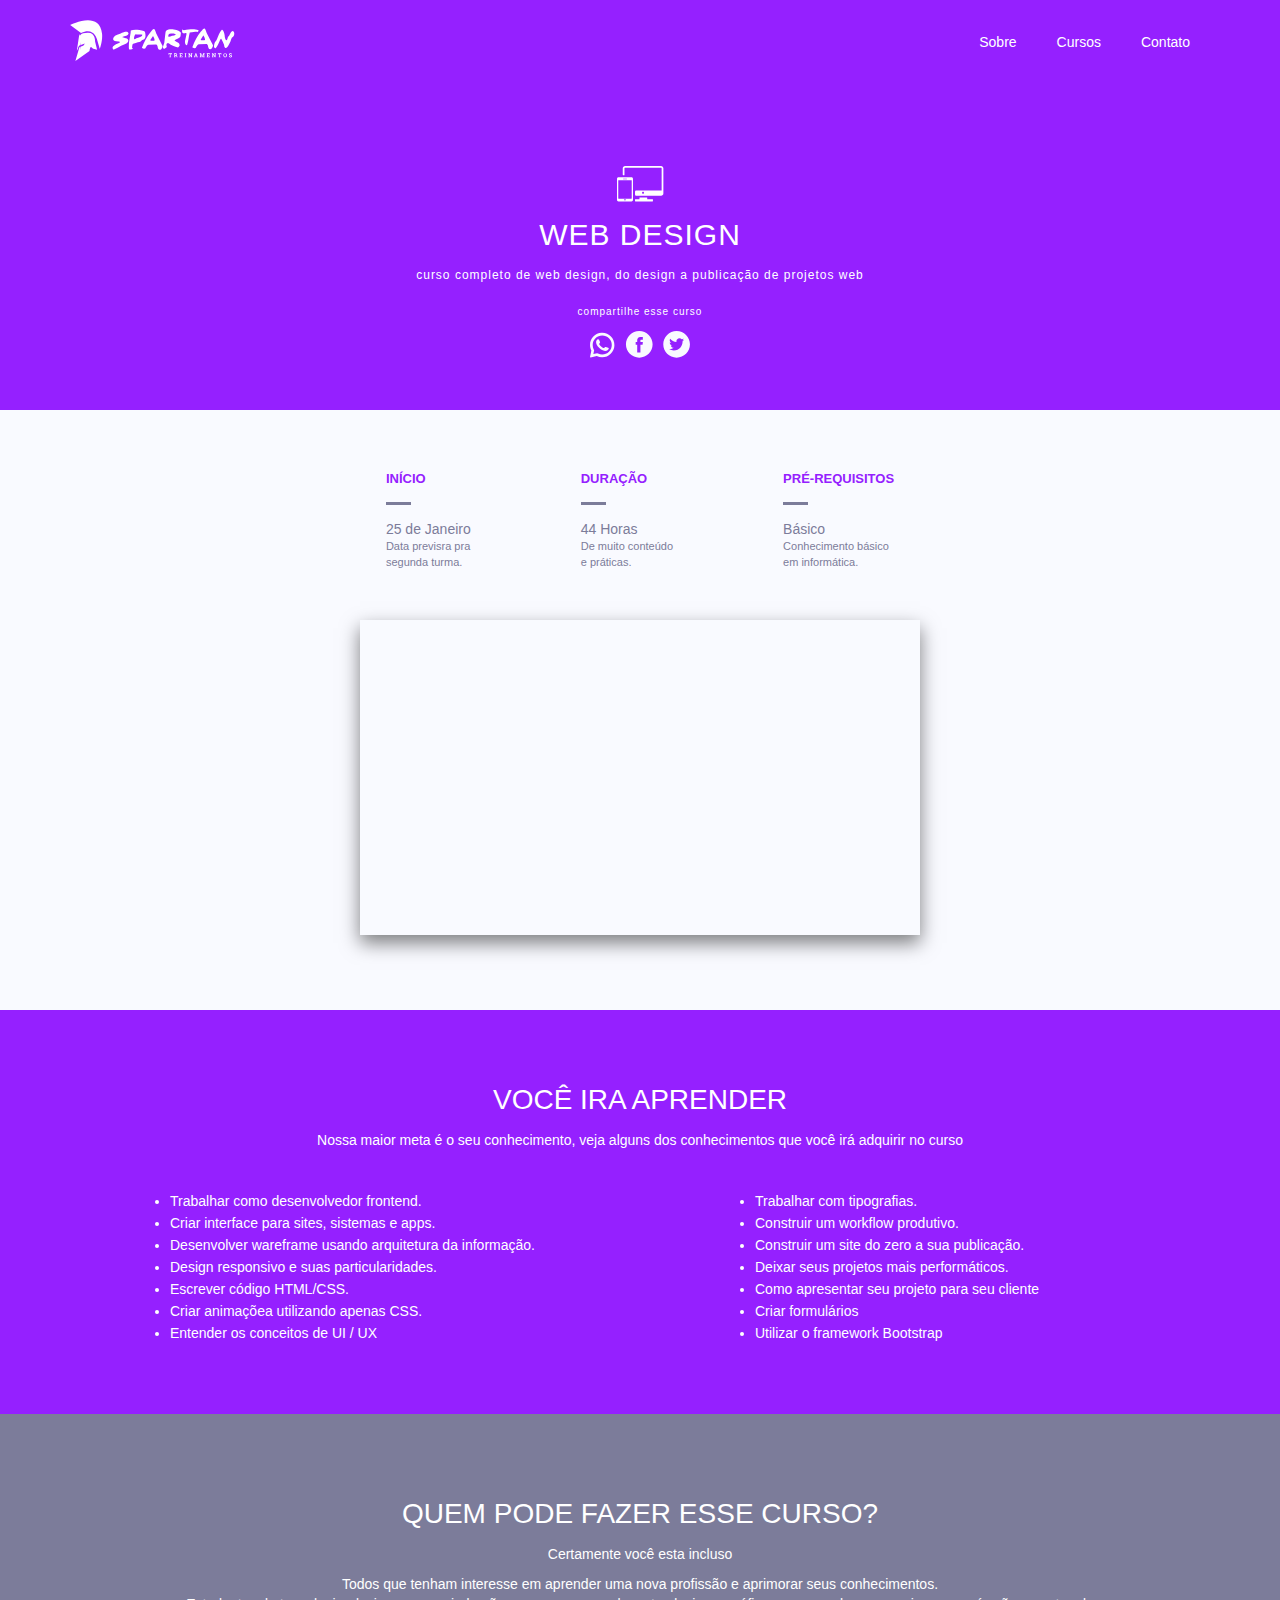
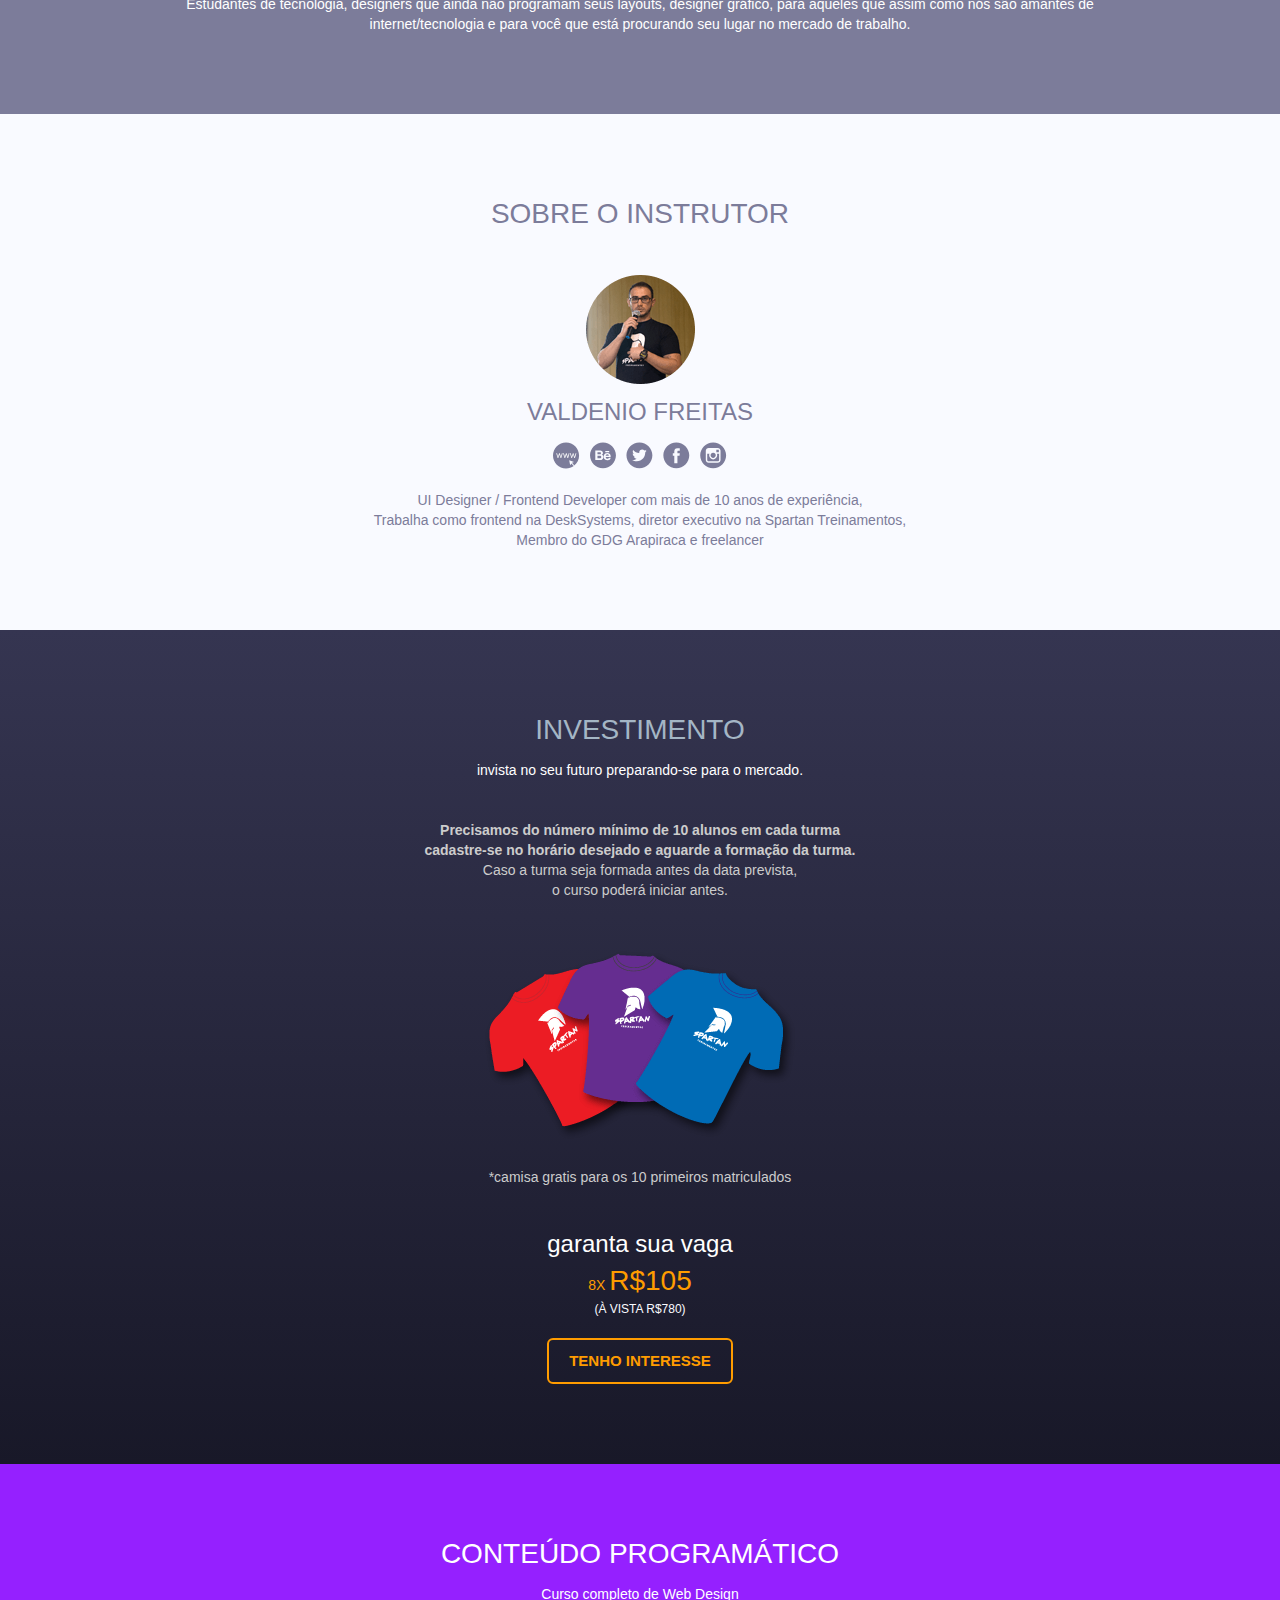
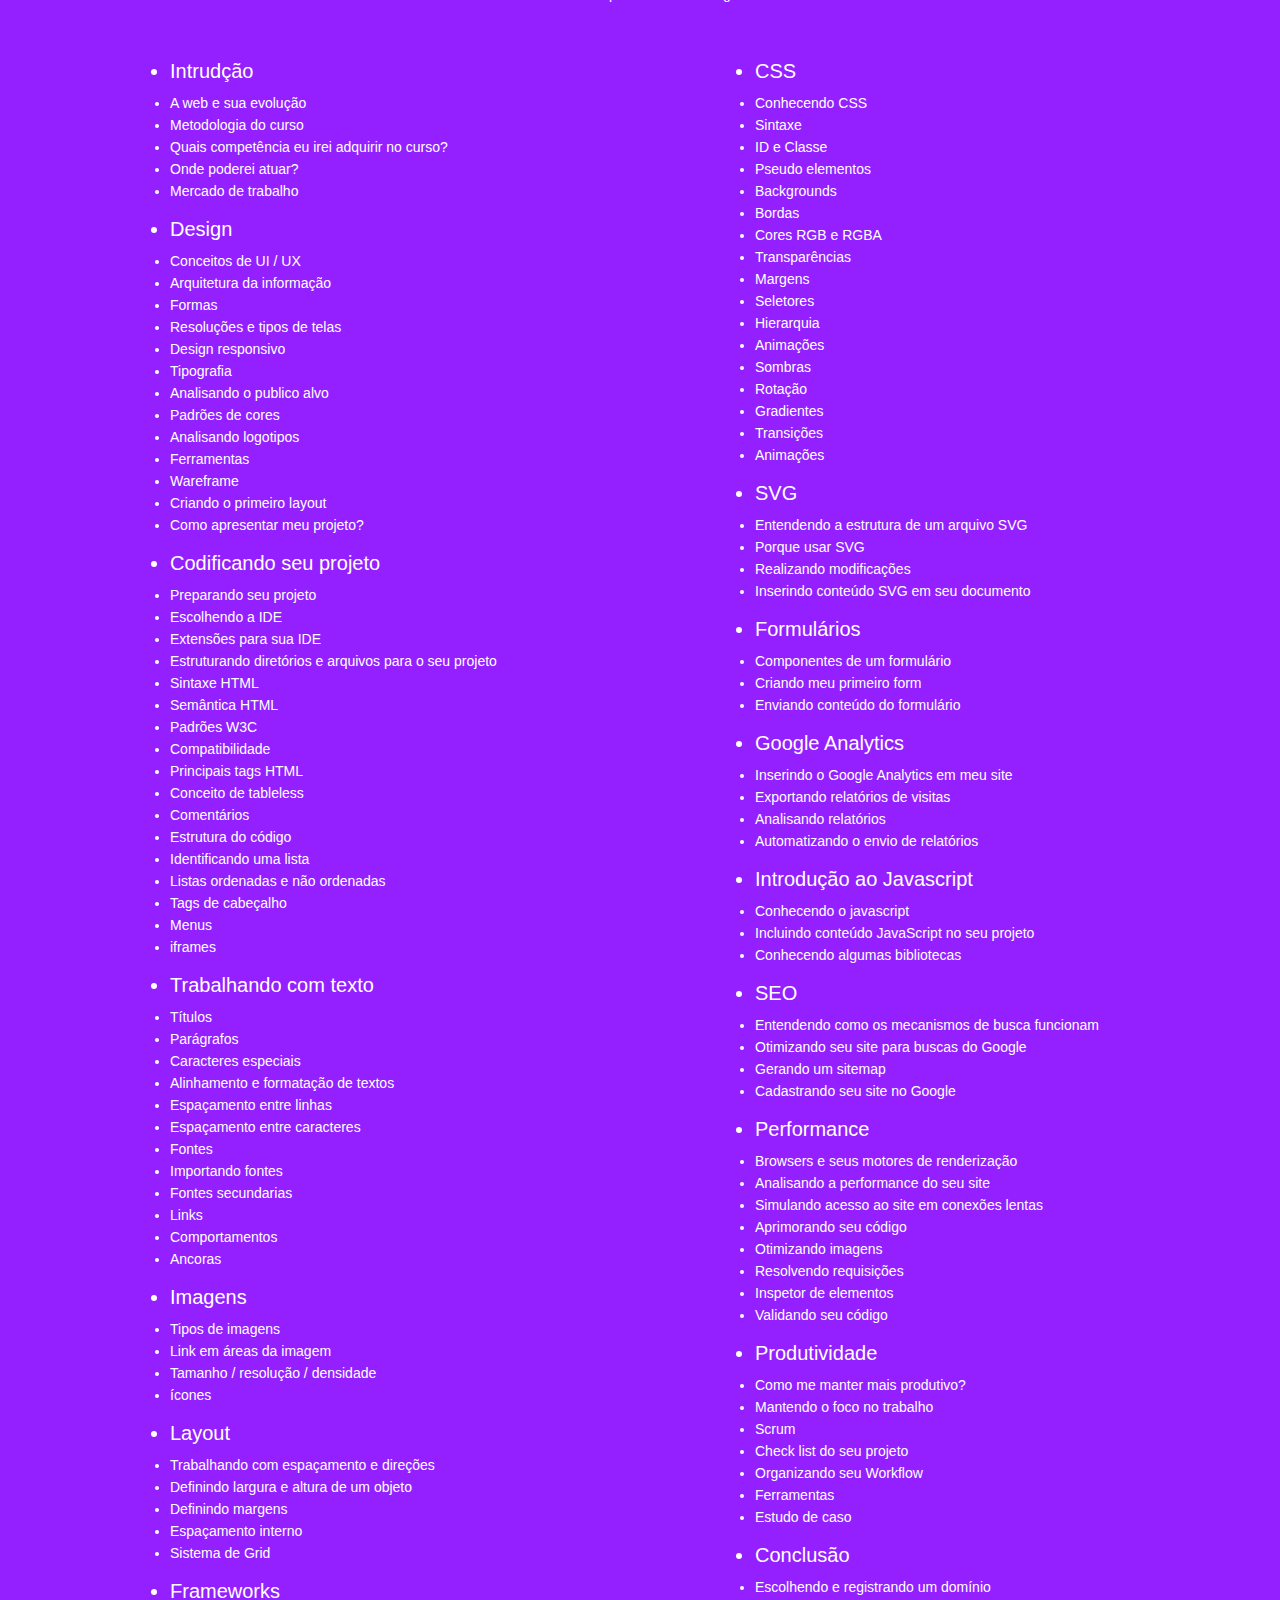
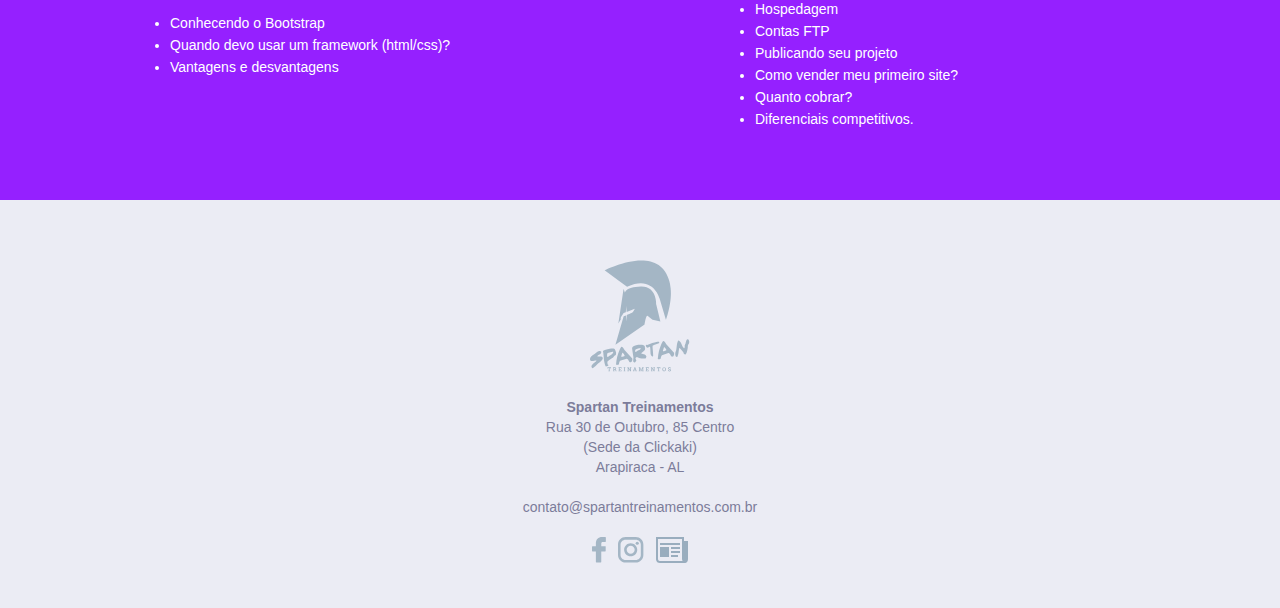
<file: old-site/web-design.html>
<!DOCTYPE html><html lang="pt-br"><head><meta charset="UTF-8"><meta name="viewport" content="width=device-width,initial-scale=1"><title>Spartan Treinamentos - Web Design</title><meta name="robots" content="index, follow"><meta name="keywords" content="spartan, treinamentos, cursos, web-design, bootstrap, profissionalizante, responsivo, wareframe, site, profissional, criar"><meta name="description" content="Spartan Treinamentos, cursos práticos de tecnologia. Curso de Web Design completo"><meta name="author" content="Valdenio Freitas"><meta name="format-detection" content="telephone=no"><meta property="og:title" content="Spartan Treinamentos"><meta property="og:url" content="spartantreinamentos.com.br"><meta property="og:type" content="website"><meta property="og:description" content="Spartan Treinamentos, cursos práticos de tecnologia. Curso de Web Design completo"><meta property="og:image" content="http://www.spartantreinamentos.com.br/img/social.jpg"><link rel="icon" href="favicon.ico"><link rel="apple-touch-icon" sizes="180x180" href="apple-touch-icon.png"><link rel="stylesheet" href="css/all.css"></head><body><header class="hd-web"><div class="container"><div class="row ln-menu"><div class="col-xs-12 col-sm-6 col-md-4 logo"><a href="/"><img src="img/spartan-treinamentos-00.svg" alt="Spartan Treinamentos"></a></div><nav class="col-xs-12 col-sm-6 col-md-8 menu"><ul><li><a href="sobre.html">Sobre</a></li><li><a href="cursos.html">Cursos</a></li><li><a href="contato.html">Contato</a></li></ul></nav></div></div><div><div class="titulo-principal"><img src="img/cursos/web-design.svg" alt="Web Design"><div>Web Design</div><p>Curso completo de Web Design, do design a publicação de projetos web</p><span>compartilhe esse curso</span><ul><li><a href="whatsapp://send?text=Curso Web Design Completo"><img src="img/whatsapp.svg" alt="Compartilhe no Whatsapp"></a></li><li><a href="http://www.facebook.com/sharer.php?u=http://spartantreinamentos.com.br/web-design.html" onclick="window.open(this.href,'', 'menubar=no,toolbar=no,resizable=yes,scrollbars=yes,height=400,width=600');return false;"><img src="img/facebook-share.svg" alt="Compartilhe no Facebook"></a></li><li><a href="https://twitter.com/intent/tweet?original_referer=http://spartantreinamentos.com.br&source=tweetbutton&text=Curso Web Design Completo&url=http://spartantreinamentos.com.br/web-design.html" class="twitter" target="_blank" onclick="window.open(this.href,
  '', 'menubar=no,toolbar=no,resizable=yes,scrollbars=yes,height=400,width=600');return false;"><img src="img/twitter.svg" alt="Compartilhe no Twitter"></a></li></ul></div></div></header><div class="container"><div class="row"><div class="col-md-8 col-md-offset-2 dispcurso"><ul><li><h3>Início</h3><h4>25 de Janeiro</h4><p>Data previsra pra<br>segunda turma.</p></li><li><h3>Duração</h3><h4>44 Horas</h4><p>De muito conteúdo<br>e práticas.</p></li><li><h3>Pré-Requisitos</h3><h4>Básico</h4><p>Conhecimento básico<br>em informática.</p></li></ul><div class="curso-video"><iframe width="560" height="315" src="https://www.youtube.com/embed/u29gz8pf364?rel=0&amp;controls=0&amp;showinfo=0" frameborder="0" allowfullscreen></iframe></div></div></div></div><div class="vcvaiaprender"><div class="container"><div class="row"><div class="col-md-12 sub-titulo"><div class="tt-02">Você ira aprender</div><p class="tt-02">Nossa maior meta é o seu conhecimento, veja alguns dos conhecimentos que você irá adquirir no curso</p></div></div><div class="row"><div class="col-md-6"><ul><li>Trabalhar como desenvolvedor frontend.</li><li>Criar interface para sites, sistemas e apps.</li><li>Desenvolver wareframe usando arquitetura da informação.</li><li>Design responsivo e suas particularidades.</li><li>Escrever código HTML/CSS.</li><li>Criar animaçõea utilizando apenas CSS.</li><li>Entender os conceitos de UI / UX</li></ul></div><div class="col-md-6"><ul><li>Trabalhar com tipografias.</li><li>Construir um workflow produtivo.</li><li>Construir um site do zero a sua publicação.</li><li>Deixar seus projetos mais performáticos.</li><li>Como apresentar seu projeto para seu cliente</li><li>Criar formulários</li><li>Utilizar o framework Bootstrap</li></ul></div></div></div></div><section class="fazercurso"><div class="container"><div class="row"><div class="col-md-12 sub-titulo"><div class="tt-02">Quem pode fazer esse curso?</div><p class="tt-02">Certamente você esta incluso</p><p>Todos que tenham interesse em aprender uma nova profissão e aprimorar seus conhecimentos.<br>Estudantes de tecnologia, designers que ainda não programam seus layouts, designer gráfico, para aqueles que assim como nós são amantes de internet/tecnologia e para você que está procurando seu lugar no mercado de trabalho.</p></div></div></div></section><section class="container instrutor"><div class="row"><div class="col-md-12 sub-titulo"><div class="tt-01">Sobre o Instrutor</div><img src="img/instrutores/valdenio-freitas.png" alt="Valdenio Freitas"><h3 class="tt-01">Valdenio Freitas</h3><ul><li><a href="http://www.valdeniofreitas.com.br/" target="_blank"><img src="img/cursos/www.svg" alt="Web Site"></a></li><li><a href="https://www.behance.net/valdeniofreitas" target="_blank"><img src="img/cursos/behance.svg" alt="Behance"></a></li><li><a href="https://twitter.com/valdeniofreitas" target="_blank"><img src="img/cursos/twitter.svg" alt="Twitter"></a></li><li><a href="https://www.facebook.com/valdenio.freitas" target="_blank"><img src="img/cursos/facebook-02.svg" alt="Facebook"></a></li><li><a href="https://www.instagram.com/valdeniofreitas/" target="_blank"><img src="img/cursos/instagram.svg" alt="Instagram"></a></li></ul><p class="tt-01">UI Designer / Frontend Developer com mais de 10 anos de experiência,<br>Trabalha como frontend na DeskSystems, diretor executivo na Spartan Treinamentos,<br>Membro do GDG Arapiraca e freelancer</p></div></div></section><section class="investimento"><div class="container"><div class="row"><div class="col-md-12 sub-titulo"><div class="tt-03">Investimento</div><p class="tt-02">invista no seu futuro preparando-se para o mercado.</p><p class="decturma"><b>Precisamos do número mínimo de 10 alunos em cada turma<br>cadastre-se no horário desejado e aguarde a formação da turma.</b><br>Caso a turma seja formada antes da data prevista,<br>o curso poderá iniciar antes.</p><img src="img/fardamento.png" alt="Fardamento"><p class="camisagratis">*camisa gratis para os 10 primeiros matriculados</p><div class="suavaga">garanta sua vaga</div><div class="valorcurso"><span>8x </span>R$105</div><div class="avista">(à vista R$780)</div><div class="botao"><a href="https://goo.gl/forms/vxO4yEOqRPF0zNZQ2" target="_blank">Tenho Interesse</a></div></div></div></div></section><div class="vcvaiaprender"><div class="container"><div class="row"><div class="col-md-12 sub-titulo"><div class="tt-02">Conteúdo Programático</div><p class="tt-02">Curso completo de Web Design</p></div></div><div class="row"><div class="col-md-6"><ul><li class="tt-bloco">Intrudção</li><li>A web e sua evolução</li><li>Metodologia do curso</li><li>Quais competência eu irei adquirir no curso?</li><li>Onde poderei atuar?</li><li>Mercado de trabalho</li><li class="tt-bloco">Design</li><li>Conceitos de UI / UX</li><li>Arquitetura da informação</li><li>Formas</li><li>Resoluções e tipos de telas</li><li>Design responsivo</li><li>Tipografia</li><li>Analisando o publico alvo</li><li>Padrões de cores</li><li>Analisando logotipos</li><li>Ferramentas</li><li>Wareframe</li><li>Criando o primeiro layout</li><li>Como apresentar meu projeto?</li><li class="tt-bloco">Codificando seu projeto</li><li>Preparando seu projeto</li><li>Escolhendo a IDE</li><li>Extensões para sua IDE</li><li>Estruturando diretórios e arquivos para o seu projeto</li><li>Sintaxe HTML</li><li>Semântica HTML</li><li>Padrões W3C</li><li>Compatibilidade</li><li>Principais tags HTML</li><li>Conceito de tableless</li><li>Comentários</li><li>Estrutura do código</li><li>Identificando uma lista</li><li>Listas ordenadas e não ordenadas</li><li>Tags de cabeçalho</li><li>Menus</li><li>iframes</li><li class="tt-bloco">Trabalhando com texto</li><li>Títulos</li><li>Parágrafos</li><li>Caracteres especiais</li><li>Alinhamento e formatação de textos</li><li>Espaçamento entre linhas</li><li>Espaçamento entre caracteres</li><li>Fontes</li><li>Importando fontes</li><li>Fontes secundarias</li><li>Links</li><li>Comportamentos</li><li>Ancoras</li><li class="tt-bloco">Imagens</li><li>Tipos de imagens</li><li>Link em áreas da imagem</li><li>Tamanho / resolução / densidade</li><li>ícones</li><li class="tt-bloco">Layout</li><li>Trabalhando com espaçamento e direções</li><li>Definindo largura e altura de um objeto</li><li>Definindo margens</li><li>Espaçamento interno</li><li>Sistema de Grid</li><li class="tt-bloco">Frameworks</li><li>Conhecendo o Bootstrap</li><li>Quando devo usar um framework (html/css)?</li><li>Vantagens e desvantagens</li></ul></div><div class="col-md-6"><ul><li class="tt-bloco">CSS</li><li>Conhecendo CSS</li><li>Sintaxe</li><li>ID e Classe</li><li>Pseudo elementos</li><li>Backgrounds</li><li>Bordas</li><li>Cores RGB e RGBA</li><li>Transparências</li><li>Margens</li><li>Seletores</li><li>Hierarquia</li><li>Animações</li><li>Sombras</li><li>Rotação</li><li>Gradientes</li><li>Transições</li><li>Animações</li><li class="tt-bloco">SVG</li><li>Entendendo a estrutura de um arquivo SVG</li><li>Porque usar SVG</li><li>Realizando modificações</li><li>Inserindo conteúdo SVG em seu documento</li><li class="tt-bloco">Formulários</li><li>Componentes de um formulário</li><li>Criando meu primeiro form</li><li>Enviando conteúdo do formulário</li><li class="tt-bloco">Google Analytics</li><li>Inserindo o Google Analytics em meu site</li><li>Exportando relatórios de visitas</li><li>Analisando relatórios</li><li>Automatizando o envio de relatórios</li><li class="tt-bloco">Introdução ao Javascript</li><li>Conhecendo o javascript</li><li>Incluindo conteúdo JavaScript no seu projeto</li><li>Conhecendo algumas bibliotecas</li><li class="tt-bloco">SEO</li><li>Entendendo como os mecanismos de busca funcionam</li><li>Otimizando seu site para buscas do Google</li><li>Gerando um sitemap</li><li>Cadastrando seu site no Google</li><li class="tt-bloco">Performance</li><li>Browsers e seus motores de renderização</li><li>Analisando a performance do seu site</li><li>Simulando acesso ao site em conexões lentas</li><li>Aprimorando seu código</li><li>Otimizando imagens</li><li>Resolvendo requisições</li><li>Inspetor de elementos</li><li>Validando seu código</li><li class="tt-bloco">Produtividade</li><li>Como me manter mais produtivo?</li><li>Mantendo o foco no trabalho</li><li>Scrum</li><li>Check list do seu projeto</li><li>Organizando seu Workflow</li><li>Ferramentas</li><li>Estudo de caso</li><li class="tt-bloco">Conclusão</li><li>Escolhendo e registrando um domínio</li><li>Hospedagem</li><li>Contas FTP</li><li>Publicando seu projeto</li><li>Como vender meu primeiro site?</li><li>Quanto cobrar?</li><li>Diferenciais competitivos.</li></ul></div></div></div></div><footer class="rodape"><div class="container"><div class="row"><div class="col-md-12"><img src="img/spartan-treinamentos-01.svg" alt="Spartan Treinamentos"><p><strong>Spartan Treinamentos</strong><br>Rua 30 de Outubro, 85 Centro<br>(Sede da Clickaki)<br>Arapiraca - AL<br><br>contato@spartantreinamentos.com.br</p><ul><li><a href="https://www.facebook.com/spartantreinamentos/" target="_blank"><img src="img/facebook.svg" alt="Facebook"></a></li><li><a href="https://www.instagram.com/spartantreinamentos/" target="_blank"><img src="img/instagram.svg" alt="instagram"></a></li><li><a href="http://eepurl.com/cSuZzL" target="_blank"><img src="img/news.svg" alt="Newslatter"></a></li></ul></div></div></div></footer></body></html>
</file>
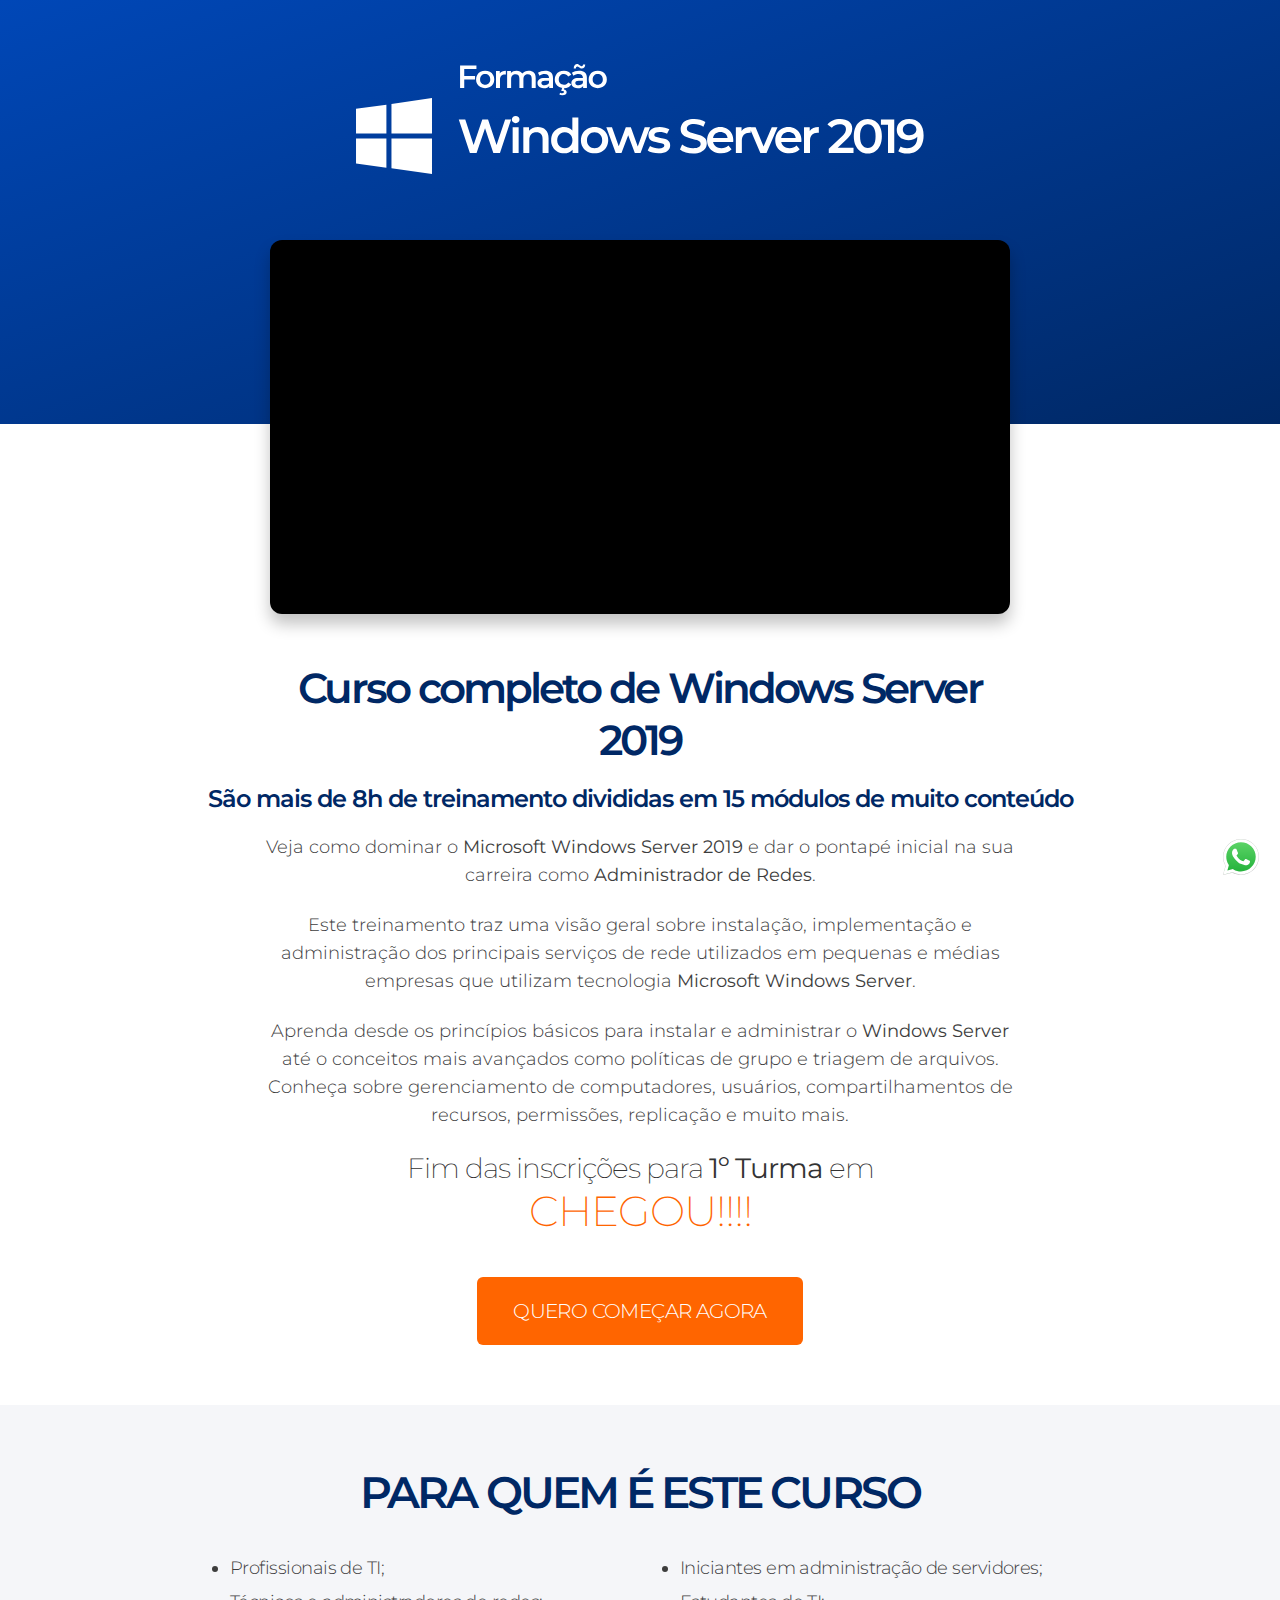
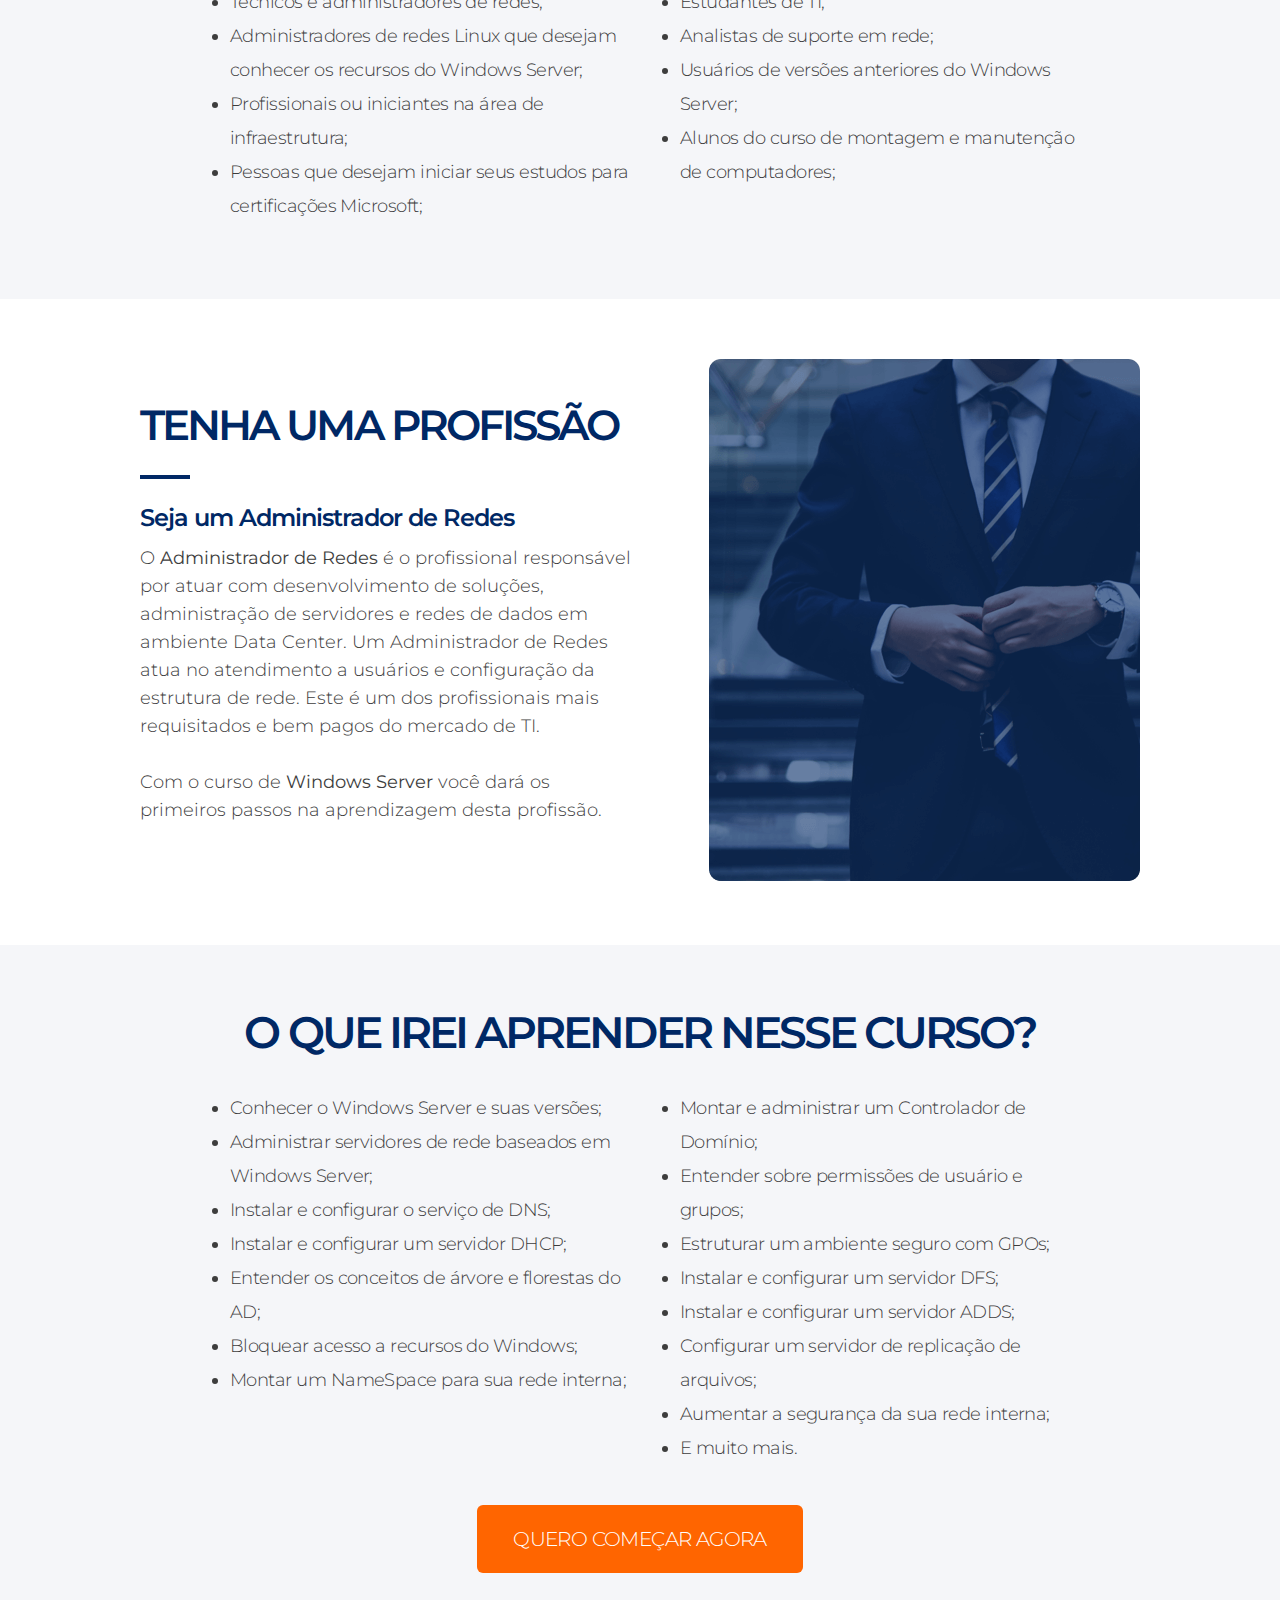
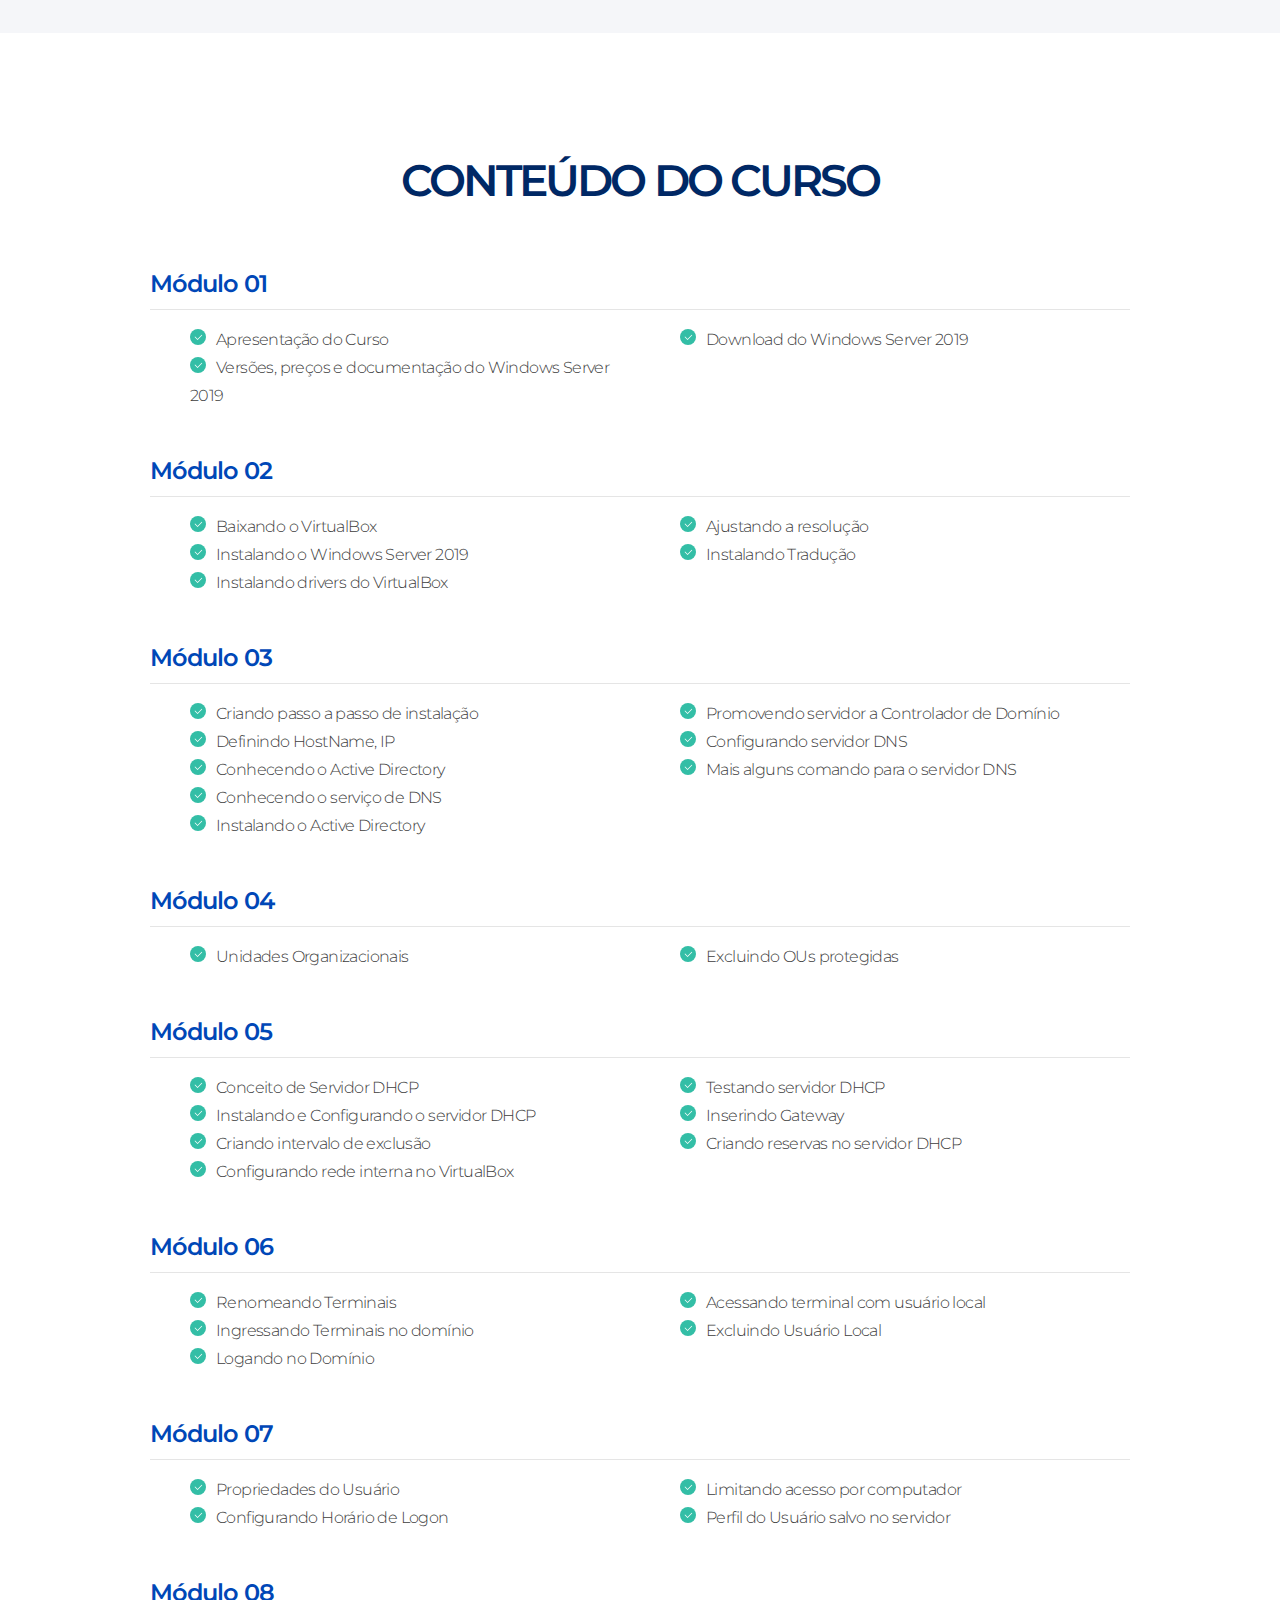
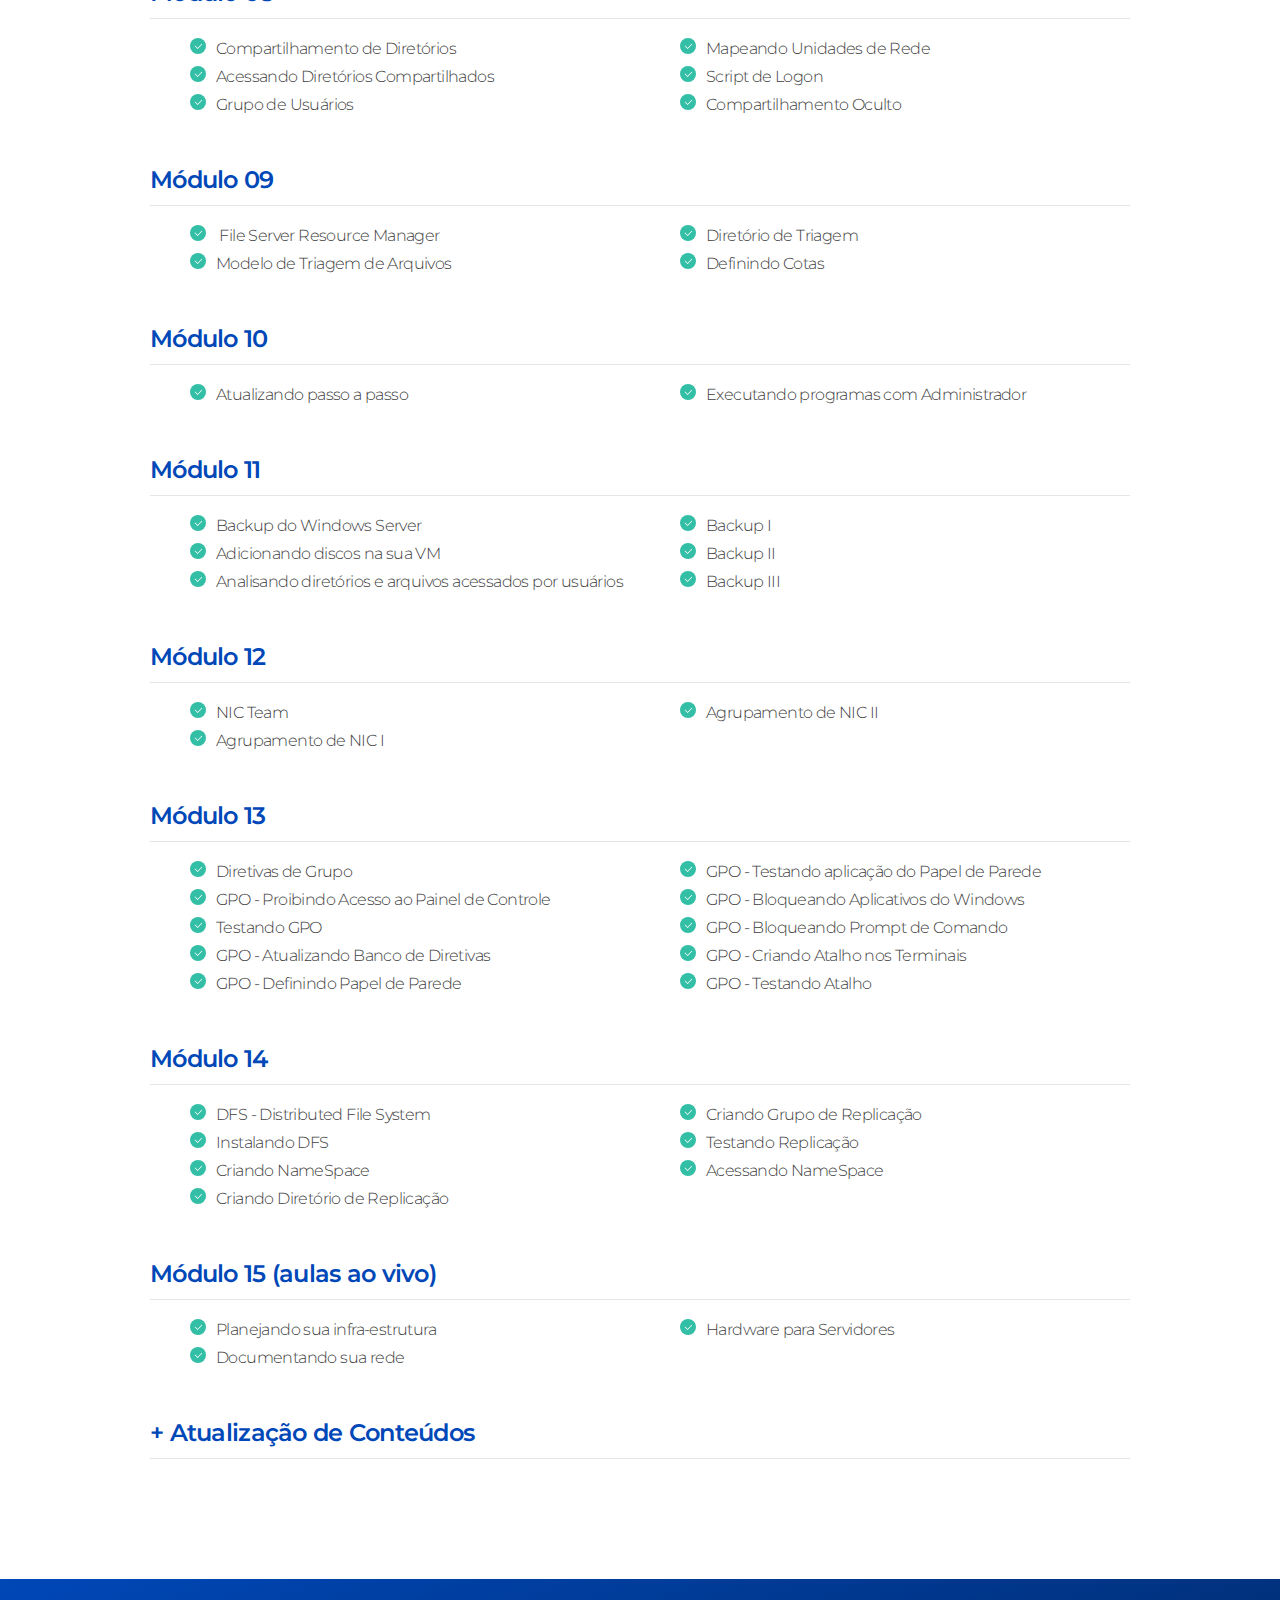
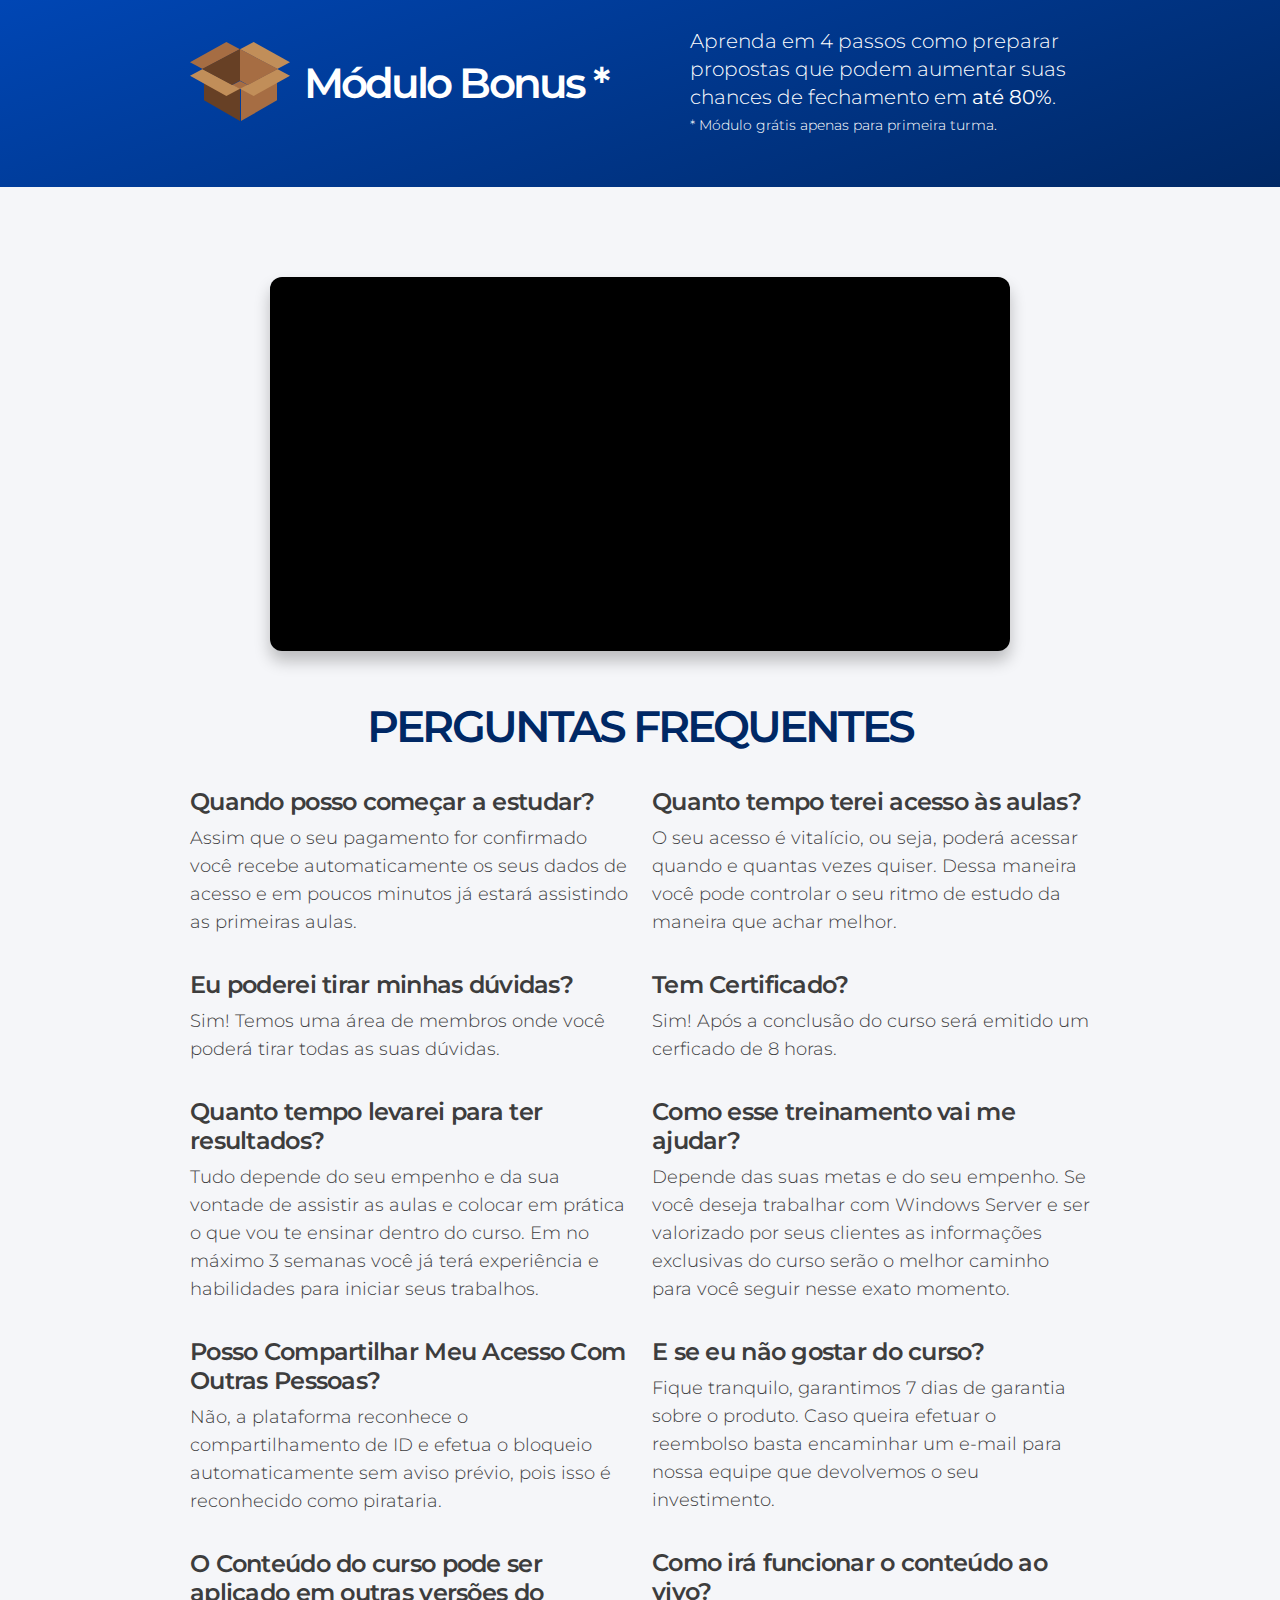
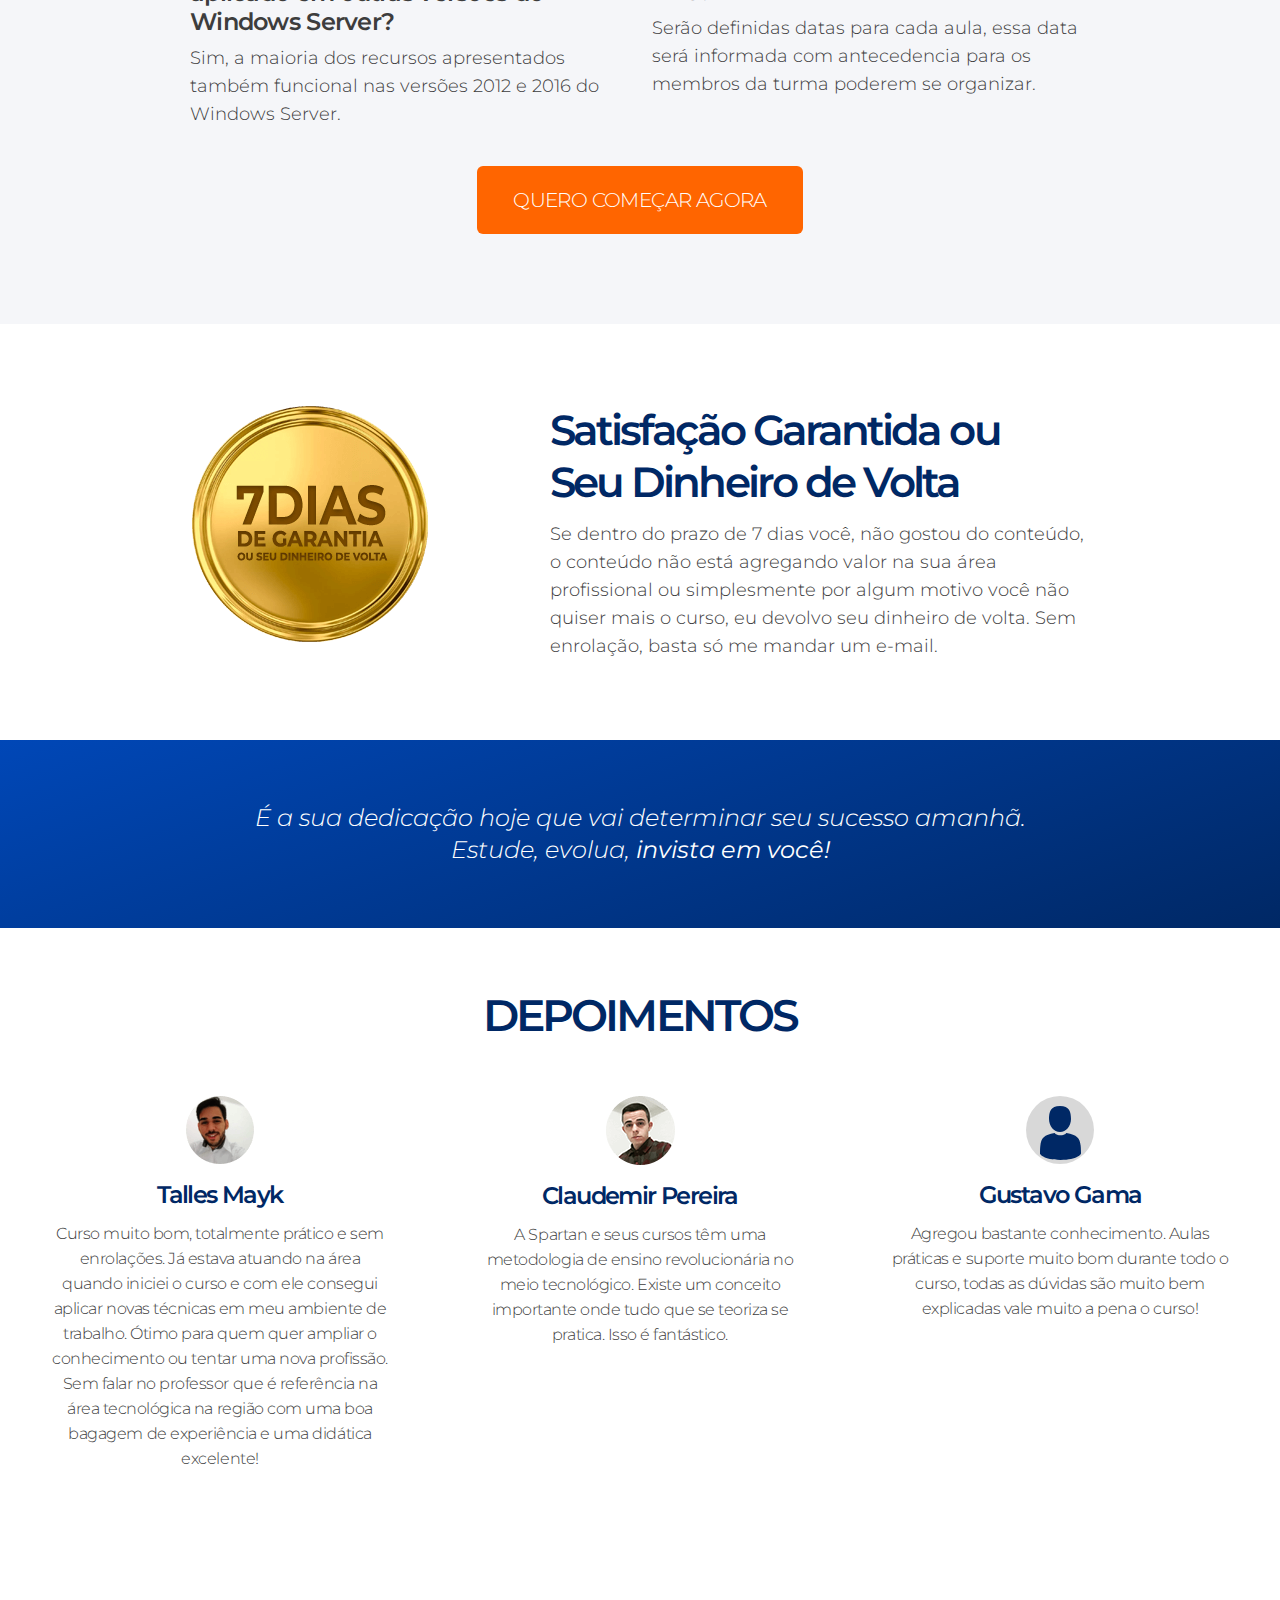
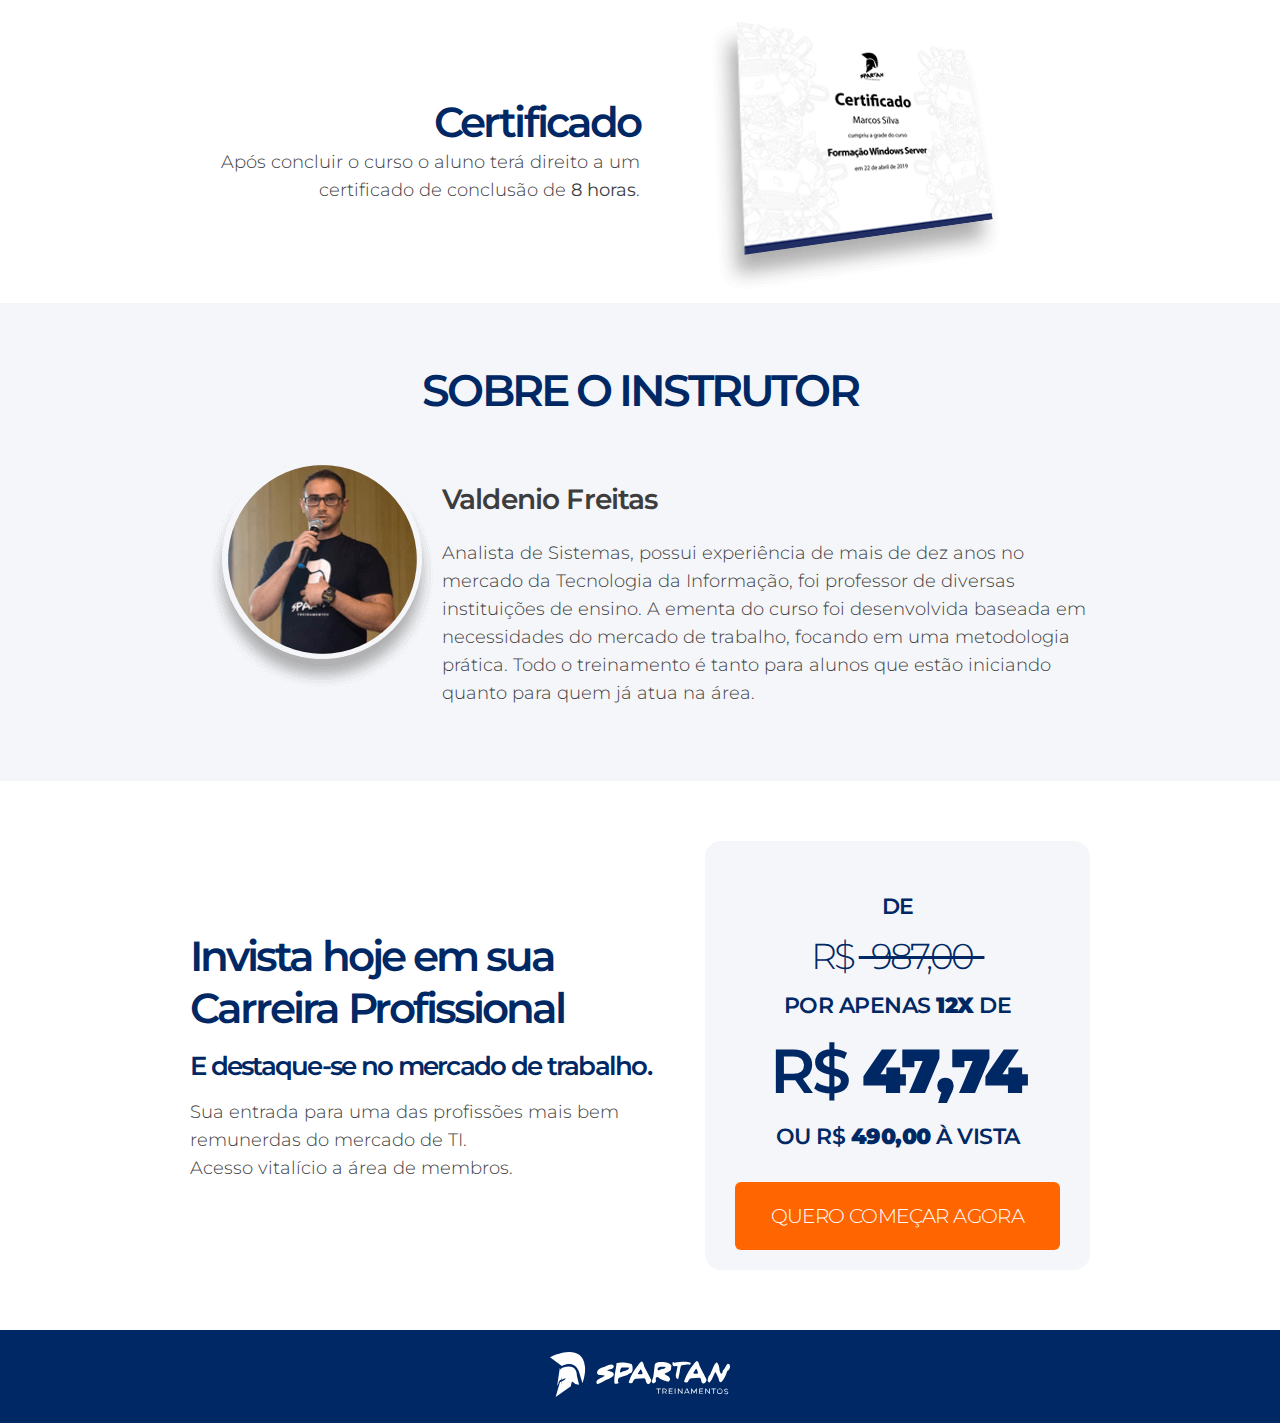
<file: windows-server/index_old1.html>
<!DOCTYPE html>
<html lang="pt-br">
<head>
    <meta charset="UTF-8">
    <meta name="viewport" content="width=device-width, initial-scale=1.0">
    <meta http-equiv="X-UA-Compatible" content="ie=edge">

    <meta name="robots" content="index, follow">
    <meta name="keywords" content="windows server, curso tecnico, admnistração de redes, curso de redes de computadores, servidor com windows, curso de servidores windows, curso de windows server">
    <meta name="description" content="Aprenda a instalar e configurar servidores de rede baseados em tecnologia Microsoft Windows Server 2019. Nesse curso iremos como instalar e configurar os recursos principais recursos de redes utilizados em pequenas e médias empresas, tais como serviço de Active Directory, DNS, DHCP, GPOs, Backups e muito mais.">
    <meta name="author" content="Valdenio Freitas">
    <meta property="og:title" content="Formação Windows Server 2019" />
    <meta property="og:url" content="https://spartantreinamentos.com.br/windows-server" />
    <meta property="og:type" content="website" />
    <meta property="og:description" content="Aprenda a instalar e configurar servidores de rede baseados em tecnologia Microsoft Windows Server 2019. Nesse curso iremos como instalar e configurar os recursos principais recursos de redes utilizados em pequenas e médias empresas, tais como serviço de Active Directory, DNS, DHCP, GPOs, Backups e muito mais." />
    <meta property="og:image" content="https://spartantreinamentos.com.br/windows-server/img/social.jpg" />
    <meta property="og:site_name" content="Formação Windows Server 2019" />
    <meta name="format-detection" content="telephone=no">
    <link rel="icon" href="img/favicon.ico" />
    <link href="https://fonts.googleapis.com/css?family=Montserrat:300,600&display=swap" rel="stylesheet">
    <link rel="stylesheet" href="css/style.css">

    <!-- Global site tag (gtag.js) - Google Analytics -->
    <script async src="https://www.googletagmanager.com/gtag/js?id=UA-60202119-40"></script>
    <script>
        window.dataLayer = window.dataLayer || [];
        function gtag(){dataLayer.push(arguments);}
        gtag('js', new Date());

        gtag('config', 'UA-60202119-40');
    </script>

    <!-- HotMart Analytics -->
    <script id="hotmart_launcher_script">
        (function(l,a,u,n,c,h,e,r){l['HotmartLauncherObject']=c;l[c]=l[c]||function(){
        (l[c].q=l[c].q||[]).push(arguments)},l[c].l=1*new Date();h=a.createElement(u),
        e=a.getElementsByTagName(u)[0];h.async=1;h.src=n;e.parentNode.insertBefore(h,e)
        })(window,document,'script','//launcher.hotmart.com/launcher.js','hot');

        hot('account','3e8e4a68-5779-3ec2-81ad-4004acd3a263');
    </script>

    <!-- Google TAG -->
    <!-- Global site tag (gtag.js) - Google Ads: 1049346796 -->
    <script async src="https://www.googletagmanager.com/gtag/js?id=AW-1049346796"></script>
        <script>
        window.dataLayer = window.dataLayer || [];
        function gtag(){dataLayer.push(arguments);}
        gtag('js', new Date());

        gtag('config', 'AW-1049346796');
    </script>
    <!-- Event snippet for Venda FWS conversion page -->
    <script>
            gtag('event', 'conversion', {
                'send_to': 'AW-1049346796/KgrpCKT91KgBEOyFr_QD',
                'transaction_id': ''
            });
      </script>



    <!-- Facebook Pixel Code -->
    <!-- <script>
        !function(f,b,e,v,n,t,s)
        {if(f.fbq)return;n=f.fbq=function(){n.callMethod?
        n.callMethod.apply(n,arguments):n.queue.push(arguments)};
        if(!f._fbq)f._fbq=n;n.push=n;n.loaded=!0;n.version='2.0';
        n.queue=[];t=b.createElement(e);t.async=!0;
        t.src=v;s=b.getElementsByTagName(e)[0];
        s.parentNode.insertBefore(t,s)}(window, document,'script',
        'https://connect.facebook.net/en_US/fbevents.js');
        fbq('init', '512913665941527');
        fbq('track', 'PageView');
      </script>
      <noscript><img height="1" width="1" style="display:none"
        src="https://www.facebook.com/tr?id=512913665941527&ev=PageView&noscript=1"
      /></noscript> -->
      <!-- End Facebook Pixel Code -->

    <title>Formação Windows Server 2019</title>
</head>
<body onLoad="atualizaContador()">
    <header class="header">
        <img src="img/windows-server-2019.svg" alt="Windows Server 2019">
    </header>
    <div class="video-destaque">
        <div>
            <!-- <iframe src="https://www.youtube.com/embed/XSsbK1eScvM?controls=0" frameborder="0" allow="accelerometer; autoplay; encrypted-media; gyroscope; picture-in-picture" allowfullscreen></iframe> -->
            <iframe src="https://www.youtube.com/embed/cLFIz8AAWqo?controls=0" frameborder="0" allow="accelerometer; autoplay; encrypted-media; gyroscope; picture-in-picture" allowfullscreen></iframe>
        </div>
    </div>
    <section class="sec-1">
        <div class="titulo-b">
            Curso completo de Windows Server 2019
        </div>
        <div class="titulo-d">
            São mais de 8h de treinamento divididas em 15 módulos de muito conteúdo
        </div>
        <p>Veja como dominar o <strong>Microsoft Windows Server 2019</strong> e dar o pontapé inicial na sua carreira como <b>Administrador de Redes</b>.</p>
        <p>Este treinamento traz uma visão geral sobre instalação, implementação e administração dos principais serviços de rede utilizados em pequenas e médias empresas que utilizam tecnologia <strong>Microsoft Windows Server</strong>. </p><p> Aprenda desde os princípios básicos para instalar e administrar o <strong>Windows Server </strong> até o conceitos mais avançados como políticas de grupo e triagem de arquivos. Conheça sobre gerenciamento de computadores, usuários, compartilhamentos de recursos, permissões, replicação e muito mais. </p>
        <div class="timer">
            <span>Fim das inscrições para <b>1º Turma</b> em </span> <br>
            <span id="contador"></span>
        </div>
        <div class="btn-a">
            <a href="#vendacard" >Quero Começar Agora</a>
        </div>
    </section>
    <section class="sec-2 espacamento bg-2">
        <div class="titulo-a">
            Para quem é este curso
        </div>
        <div class="grid-2">
            <div>
                <ul>
                    <li>Profissionais de TI;</li>
                    <li>Técnicos e administradores de redes;</li>
                    <li>Administradores de redes Linux que desejam conhecer os recursos do Windows Server;</li>
                    <li>Profissionais ou iniciantes na área de infraestrutura;</li>
                    <li>Pessoas que desejam iniciar seus estudos para certificações Microsoft;</li>
                </ul>
            </div>
            <div>
                <ul>
                    <li>Iniciantes em administração de servidores;</li>
                    <li>Estudantes de TI;</li>
                    <li>Analistas de suporte em rede;</li>
                    <li>Usuários de versões anteriores do Windows Server;</li>
                    <li>Alunos do curso de montagem e manutenção de computadores;</li>
                </ul>
            </div>
        </div>
    </section>
    <section class="sec-3">
        <div>
            <div class="titulo-a">Tenha uma profissão </div>
            <div class="titulo-d">Seja um Administrador de Redes</div>
            <p>O <b>Administrador de Redes</b> é o profissional responsável por atuar com desenvolvimento de soluções, administração de servidores e redes de dados em ambiente Data Center. Um Administrador de Redes atua no atendimento a usuários e configuração da estrutura de rede. Este é um dos profissionais mais requisitados e bem pagos do mercado de TI.<br><br>Com o curso de <strong>Windows Server</strong> você dará os primeiros passos na aprendizagem desta profissão.</p>
        </div>
        <div>
            <img src="img/tenha-uma-profissao.png" alt="Tenha uma profissão">
        </div>
    </section>
    <section class="sec-2 espacamento bg-2">
        <div class="titulo-a">
            O que irei aprender nesse curso?
        </div>
        <div class="grid-2">
            <div>
                <ul>
                    <li>Conhecer o Windows Server e suas versões;</li>
                    <li>Administrar servidores de rede baseados em Windows Server;</li>
                    <li>Instalar e configurar o serviço de DNS;</li>
                    <li>Instalar e configurar um servidor DHCP;</li>
                    <li>Entender os conceitos de árvore e florestas do AD;</li>
                    <li>Bloquear acesso a recursos do Windows;</li>
                    <li>Montar um NameSpace para sua rede interna;</li>
                </ul>
            </div>
            <div>
                <ul>
                    <li>Montar e administrar um Controlador de Domínio;</li>
                    <li>Entender sobre permissões de usuário e grupos;</li>
                    <li>Estruturar um ambiente seguro com GPOs;</li>
                    <li>Instalar e configurar um servidor DFS;</li>
                    <li>Instalar e configurar um servidor ADDS;</li>
                    <li>Configurar um servidor de replicação de arquivos;</li>
                    <li>Aumentar a segurança da sua rede interna;</li>
                    <li>E muito mais.</li>
                </ul>
            </div>
        </div>
        <div class="btn-a">
            <a href="#vendacard">Quero Começar Agora</a>
        </div>
    </section>
    <section class="ocurso">
        <div class="titulo-a">
            Conteúdo do Curso
        </div>
        <div class="conteudo">
            <div class="titulo-c">Módulo 01</div>
            <div class="box-conteudo">
                <ul>
                    <li>Apresentação do Curso</li>
                    <li>Versões, preços e documentação do Windows Server 2019</li>
                </ul>
                <ul>
                    <li>Download do Windows Server 2019</li>
                </ul>
            </div>
        </div>
        <div class="conteudo">
            <div class="titulo-c">Módulo 02</div>
            <div class="box-conteudo">
                <ul>
                    <li>Baixando o VirtualBox</li>
                    <li>Instalando o Windows Server 2019</li>
                    <li>Instalando drivers do VirtualBox</li>
                </ul>
                <ul>
                    <li>Ajustando a resolução </li>
                    <li>Instalando Tradução</li>
                </ul>
            </div>
        </div>
        <div class="conteudo">
            <div class="titulo-c">Módulo 03</div>
            <div class="box-conteudo">
                <ul>
                    <li>Criando passo a passo de instalação</li>
                    <li>Definindo HostName, IP</li>
                    <li>Conhecendo o Active Directory</li>
                    <li>Conhecendo o serviço de DNS</li>
                    <li>Instalando o Active Directory</li>
                </ul>
                <ul>
                    <li>Promovendo servidor a Controlador de Domínio</li>
                    <li>Configurando servidor DNS</li>
                    <li>Mais alguns comando para o servidor DNS</li>
                </ul>
            </div>
        </div>
        <div class="conteudo">
            <div class="titulo-c">Módulo 04</div>
            <div class="box-conteudo">
                <ul>
                    <li>Unidades Organizacionais</li>
                </ul>
                <ul>
                    <li>Excluindo OUs protegidas</li>
                </ul>
            </div>
        </div>
        <div class="conteudo">
            <div class="titulo-c">Módulo 05</div>
            <div class="box-conteudo">
                <ul>
                    <li>Conceito de Servidor DHCP</li>
                    <li>Instalando e Configurando o servidor DHCP</li>
                    <li>Criando intervalo de exclusão </li>
                    <li>Configurando rede interna no VirtualBox</li>
                </ul>
                <ul>
                    <li>Testando servidor DHCP</li>
                    <li>Inserindo Gateway</li>
                    <li>Criando reservas no servidor DHCP</li>
                </ul>
            </div>
        </div>
        <div class="conteudo">
            <div class="titulo-c">Módulo 06</div>
            <div class="box-conteudo">
                <ul>
                    <li>Renomeando Terminais</li>
                    <li>Ingressando Terminais no domínio</li>
                    <li>Logando no Domínio</li>
                </ul>
                <ul>
                    <li>Acessando terminal com usuário local</li>
                    <li>Excluindo Usuário Local</li>
                </ul>
            </div>
        </div>
        <div class="conteudo">
            <div class="titulo-c">Módulo 07</div>
            <div class="box-conteudo">
                <ul>
                    <li>Propriedades do Usuário</li>
                    <li>Configurando Horário de Logon</li>
                </ul>
                <ul>
                    <li>Limitando acesso por computador</li>
                    <li>Perfil do Usuário salvo no servidor</li>
                </ul>
            </div>
        </div>
        <div class="conteudo">
            <div class="titulo-c">Módulo 08</div>
            <div class="box-conteudo">
                <ul>
                    <li>Compartilhamento de Diretórios</li>
                    <li>Acessando Diretórios Compartilhados</li>
                    <li>Grupo de Usuários</li>
                </ul>
                <ul>
                    <li>Mapeando Unidades de Rede</li>
                    <li>Script de Logon</li>
                    <li>Compartilhamento Oculto</li>
                </ul>
            </div>
        </div>
        <div class="conteudo">
            <div class="titulo-c">Módulo 09</div>
            <div class="box-conteudo">
                <ul>
                    <li> File Server Resource Manager</li>
                    <li>Modelo de Triagem de Arquivos</li>
                </ul>
                <ul>
                    <li>Diretório de Triagem</li>
                    <li>Definindo Cotas</li>
                </ul>
            </div>
        </div>
        <div class="conteudo">
            <div class="titulo-c">Módulo 10</div>
            <div class="box-conteudo">
                <ul>
                    <li>Atualizando passo a passo</li>
                </ul>
                <ul>
                    <li>Executando programas com Administrador</li>
                </ul>
            </div>
        </div>
        <div class="conteudo">
            <div class="titulo-c">Módulo 11</div>
            <div class="box-conteudo">
                <ul>
                    <li>Backup do Windows Server</li>
                    <li>Adicionando discos na sua VM</li>
                    <li>Analisando diretórios e arquivos acessados por usuários</li>
                </ul>
                <ul>
                    <li>Backup I</li>
                    <li>Backup II</li>
                    <li>Backup III</li>
                </ul>
            </div>
        </div>
        <div class="conteudo">
            <div class="titulo-c">Módulo 12</div>
            <div class="box-conteudo">
                <ul>
                    <li>NIC Team</li>
                    <li>Agrupamento de NIC I</li>
                </ul>
                <ul>
                    <li>Agrupamento de NIC II</li>
                </ul>
            </div>
        </div>
        <div class="conteudo">
            <div class="titulo-c">Módulo 13</div>
            <div class="box-conteudo">
                <ul>
                    <li>Diretivas de Grupo</li>
                    <li>GPO - Proibindo Acesso ao Painel de Controle</li>
                    <li>Testando GPO</li>
                    <li>GPO - Atualizando Banco de Diretivas</li>
                    <li>GPO - Definindo Papel de Parede</li>
                </ul>
                <ul>
                    <li>GPO - Testando aplicação do Papel de Parede</li>
                    <li>GPO - Bloqueando Aplicativos do Windows</li>
                    <li>GPO - Bloqueando Prompt de Comando</li>
                    <li>GPO - Criando Atalho nos Terminais</li>
                    <li>GPO - Testando Atalho</li>
                </ul>
            </div>
        </div>
        <div class="conteudo">
            <div class="titulo-c">Módulo 14</div>
            <div class="box-conteudo">
                <ul>
                    <li>DFS - Distributed File System</li>
                    <li>Instalando DFS</li>
                    <li>Criando NameSpace</li>
                    <li>Criando Diretório de Replicação</li>
                </ul>
                <ul>
                    <li>Criando Grupo de Replicação</li>
                    <li>Testando Replicação</li>
                    <li>Acessando NameSpace</li>
                </ul>
            </div>
        </div>
        <div class="conteudo">
                <div class="titulo-c">Módulo 15 (aulas ao vivo)</div>
                <div class="box-conteudo">
                    <ul>
                        <li>Planejando sua infra-estrutura</li>
                        <li>Documentando sua rede</li>
                    </ul>
                    <ul>
                        <li>Hardware para Servidores</li>
                    </ul>
                </div>
            </div>
        <div class="conteudo">
            <div class="titulo-c"> + Atualização de Conteúdos</div>
        </div>
    </section>
    <section class="bonus">
        <div class="grid-3">
            <div>
                <img src="img/bonus-box.svg" alt="Bonus">
            </div>
            <div class="titulo-b">Módulo Bonus *</div>
            <p>
                Aprenda em 4 passos como preparar propostas que podem aumentar suas chances de fechamento em <b>até 80%</b>.
                <span>* Módulo grátis apenas para primeira turma.</span>
            </p>
        </div>
    </section>
    <section class="sec-2 bg-2 perguntas">
        <div class="vquest">
                <!-- <iframe src="https://www.youtube.com/embed/cLFIz8AAWqo?controls=0" frameborder="0" allow="accelerometer; autoplay; encrypted-media; gyroscope; picture-in-picture" allowfullscreen></iframe> -->
                <iframe src="https://www.youtube.com/embed/XSsbK1eScvM?controls=0" frameborder="0" allow="accelerometer; autoplay; encrypted-media; gyroscope; picture-in-picture" allowfullscreen></iframe> 
        </div>
        <div class="titulo-a">
            Perguntas frequentes
        </div>
        <div class="duvidas">
            <div>
                <div>
                    <h2>Quando posso começar a estudar?</h2>
                    <p>Assim que o seu pagamento for confirmado você recebe automaticamente os seus dados de acesso e em poucos minutos já estará assistindo as primeiras aulas.</p>
                </div>
                <div>
                    <h2>Eu poderei tirar minhas dúvidas?</h2>
                    <p>Sim! Temos uma área de membros onde você poderá tirar todas as suas dúvidas.</p>
                </div>
                <div>
                    <h2>Quanto tempo levarei para ter resultados?</h2>
                    <p>Tudo depende do seu empenho e da sua vontade de assistir as aulas e colocar em prática o que vou te ensinar dentro do curso. Em no máximo 3 semanas  você já terá experiência e habilidades para iniciar seus trabalhos.</p>
                </div>
                <div>
                    <h2>Posso Compartilhar Meu Acesso Com Outras Pessoas?</h2>
                    <p>Não, a plataforma reconhece o compartilhamento de ID e efetua o bloqueio automaticamente sem aviso prévio, pois isso é reconhecido como pirataria.</p>
                </div>
                <div>
                    <h2>O Conteúdo do curso pode ser aplicado em outras versões do Windows Server?</h2>
                    <p>Sim, a maioria dos recursos apresentados também funcional nas versões 2012 e 2016 do Windows Server.</p>
                </div>
            </div>
            <div>
                <div>
                    <h2>Quanto tempo terei acesso às aulas?</h2>
                    <p>O seu acesso é vitalício, ou seja, poderá acessar quando  e quantas vezes quiser. Dessa maneira você pode controlar o seu ritmo de estudo da maneira que achar melhor.</p>
                </div>
                <div>
                    <h2>Tem Certificado?</h2>
                    <p>Sim! Após a conclusão do curso será emitido um cerficado de 8 horas.</p>
                </div>
                <div>
                    <h2>Como esse treinamento vai me ajudar?</h2>
                    <p>Depende das suas metas e do seu empenho.
                        Se você deseja trabalhar com Windows Server e ser valorizado por seus clientes as informações exclusivas do curso serão o melhor caminho para você seguir nesse exato momento.</p>
                </div>
                <div>
                    <h2>E se eu não gostar do curso?</h2>
                    <p>Fique tranquilo, garantimos 7 dias de garantia sobre o produto. Caso queira efetuar o reembolso basta encaminhar um e-mail para nossa equipe que devolvemos o seu investimento.</p>
                </div>
                <div>
                    <h2>Como irá funcionar o conteúdo ao vivo?</h2>
                    <p>Serão definidas datas para cada aula, essa data será informada com antecedencia para os membros da turma poderem se organizar.</p>
                </div>
            </div>
        </div>
        <div class="btn-a">
            <a href="#vendacard">Quero Começar Agora</a>
        </div>
    </section>
    <section class="garantia">
        <div>
            <img src="img/garantia.png" alt="garantia">
        </div>
        <div>
            <div class="titulo-b">Satisfação Garantida ou <br>
                    Seu Dinheiro de Volta</div>
            <p>Se dentro do prazo de 7 dias você, não gostou do conteúdo, o conteúdo não está agregando valor na sua área profissional ou simplesmente por algum motivo você não quiser mais o curso, eu devolvo seu dinheiro de volta. Sem enrolação, basta só me mandar um e-mail.</p>
        </div>
    </section>
    <section class="bonus frase">
            <p> <i>É a sua dedicação hoje que vai determinar seu sucesso amanhã. <br> Estude, evolua, <b>invista em você!</b> </i> </p>
    </section>
    <section class=" depoimentos">
        <div class="titulo-a">
            Depoimentos
        </div>
        <ul>
            <li>
                <div>
                    <img src="img/tales.png" alt="Depoimento Talles Mayk">
                    <div>
                        <h3>Talles Mayk</h3>
                        <p>Curso muito bom, totalmente prático e sem enrolações. Já estava atuando na área quando iniciei o curso e com ele consegui aplicar novas técnicas em meu ambiente de trabalho. Ótimo para quem quer ampliar o conhecimento ou tentar uma nova profissão. Sem falar no professor que é referência na área tecnológica na região com uma boa bagagem de experiência e uma didática excelente!  </p>
                    </div>
                </div>
            </li>
            <li>
                <div>
                    <img src="img/claudemir.png" alt="Depoimento Claudemir">
                    <div>
                        <h3>Claudemir Pereira</h3>
                        <p>A Spartan e seus cursos têm uma metodologia de ensino revolucionária no meio tecnológico. Existe um conceito importante onde tudo que se teoriza se pratica. Isso é fantástico.</p>
                    </div>
                </div>
            </li>
            <li>
                <div>
                    <img src="img/user.svg" alt="Depoimento Gustavo Gama">
                    <div>
                        <h3>Gustavo Gama</h3>
                        <p>Agregou bastante conhecimento. Aulas práticas e suporte muito bom durante todo o curso, todas as dúvidas são muito bem explicadas vale muito a pena o curso!</p>
                    </div>
                </div>
            </li>
        </ul>
    </section>
    <section class="certificado">
        <div>
            <div class="titulo-b">Certificado </div>
            <p>Após concluir o curso o aluno terá direito a um certificado de conclusão de <b>8 horas</b>.</p>
        </div>
        <div>
            <img src="img/certificado.png" alt="Certificado">
        </div>
    </section>
    <section class="instrutor bg-2">
        <div class="titulo-a">
            Sobre o instrutor
        </div>
        <div class="sobre-i">
            <div>
                <img src="img/valdenio-freitas.png" alt="Valdenio Freitas">
            </div>
            <div>
                <h2>Valdenio Freitas</h2>
                <p>Analista de Sistemas, possui experiência de mais de dez anos no mercado da Tecnologia da Informação, foi professor de diversas instituições de ensino. A ementa do curso foi desenvolvida baseada em necessidades do mercado de trabalho, focando em uma metodologia prática. Todo o treinamento é tanto para alunos que estão iniciando quanto para quem já atua na área.</p>
            </div>
        </div>
    </section>
    <div class="vendas">
        <div>
            <div class="titulo-b">Invista hoje em sua <br>
                    Carreira Profissional</div>
            <div class="titulo-e">E destaque-se no mercado de trabalho.</div>
            <p>Sua entrada para uma das profissões mais bem remunerdas do mercado de TI.</p>
            <p>Acesso vitalício a área de membros.</p>
        </div>
        <div id="vendacard">
            <div class="titulo-d">
                de
            </div>
            <div class="titulo-b riscado">
              R$ <span> &nbsp; 987,00 &nbsp;  </span>
            </div>
            <div class="titulo-d">
              por apenas <b>12x</b> de
            </div>
            <div class="titulo-b">
                R$ <b>47,74</b>
            </div>
            <div class="titulo-d">
                ou R$ <b>490,00</b> à vista
            </div>
            <div class="btn-a">
                <a href="https://pay.hotmart.com/Q15523197T">Quero Começar Agora</a>
            </div>
        </div>
    </div>

    <div class="action-whats" >
        <a href="https://wa.me/5582999518585?text=Quero%20saber%20mais%20sobre%20Windows%20Server" target="_blank"><img src="img/whatsapp.svg" alt="Chamar no WhatsApp"></a>
    </div>

    <footer>
        <a href="http://spartantreinamentos.com.br/" target="_blank"><img src="img/spartan-treinamentos.svg" alt=""></a>
    </footer>
    <script src="js/scroll.js"></script>
    <script src="js/contador.js"></script>

</body>
</html>
</file>
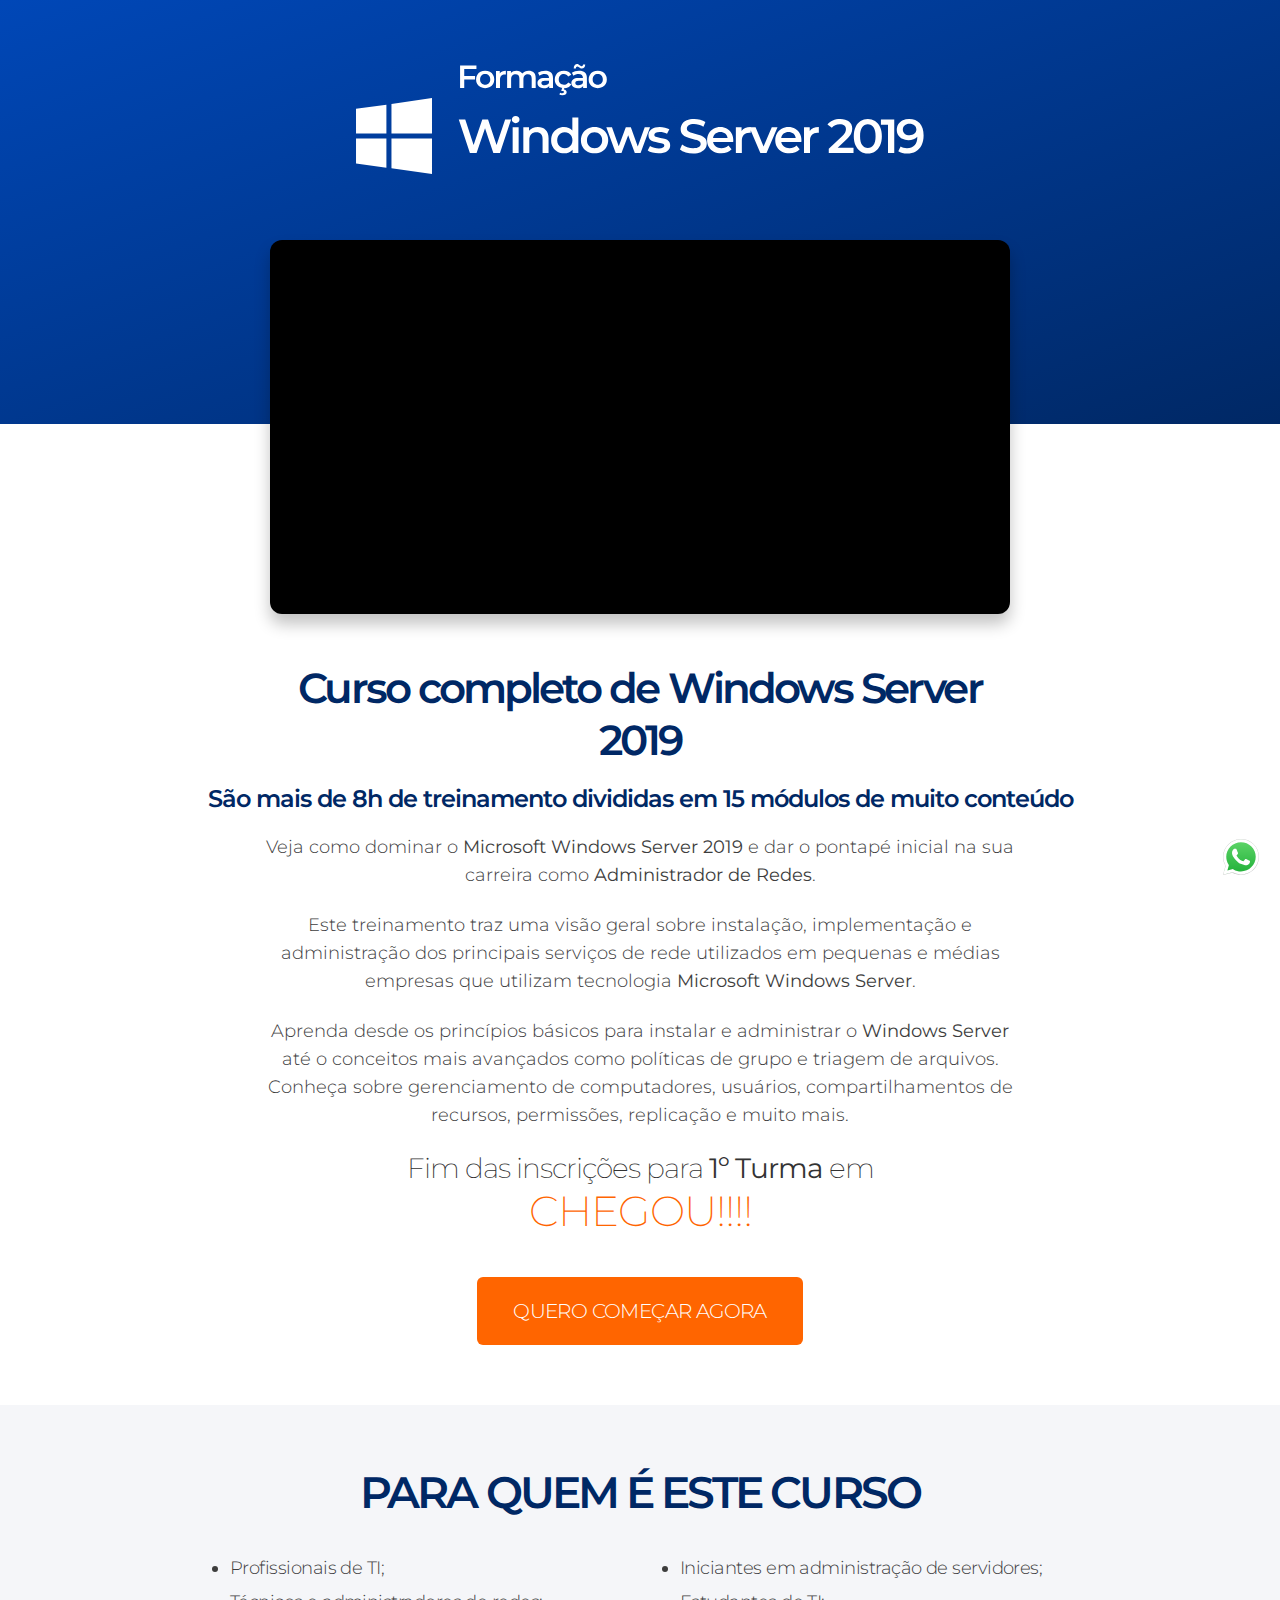
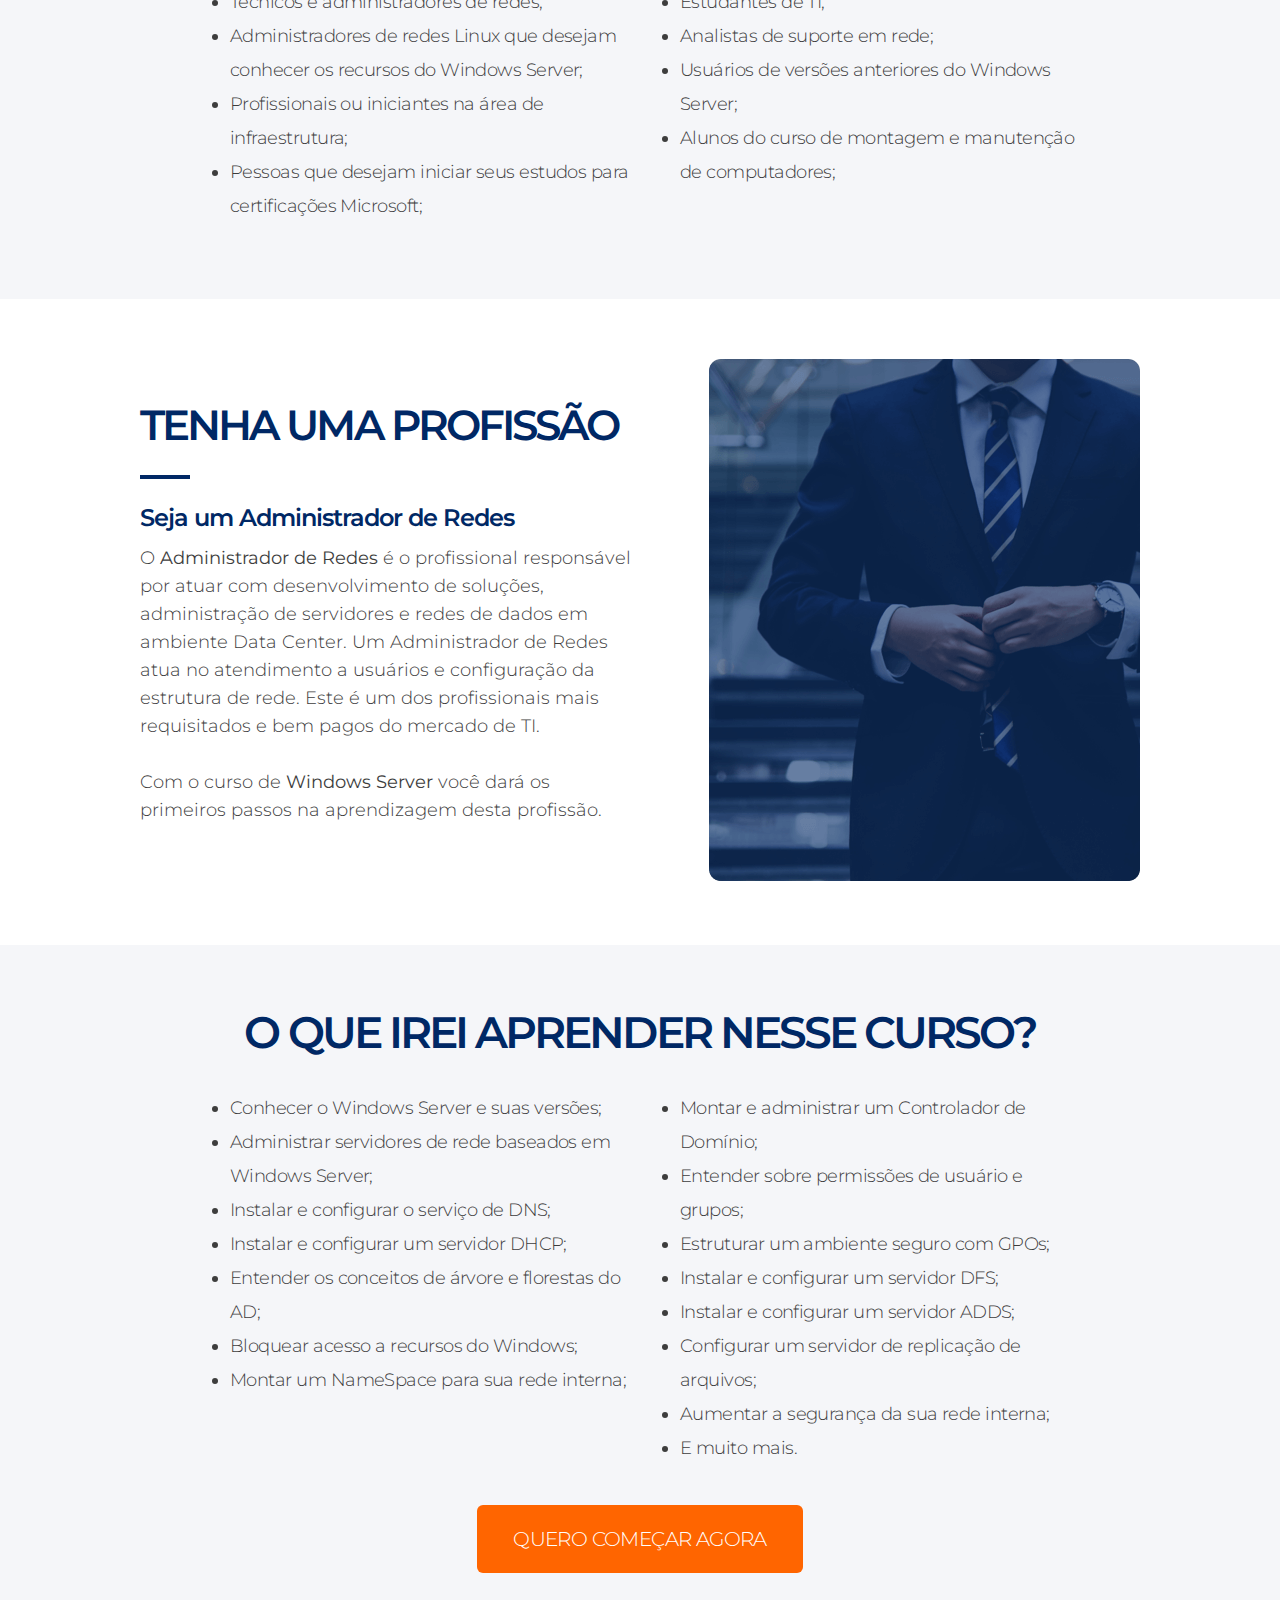
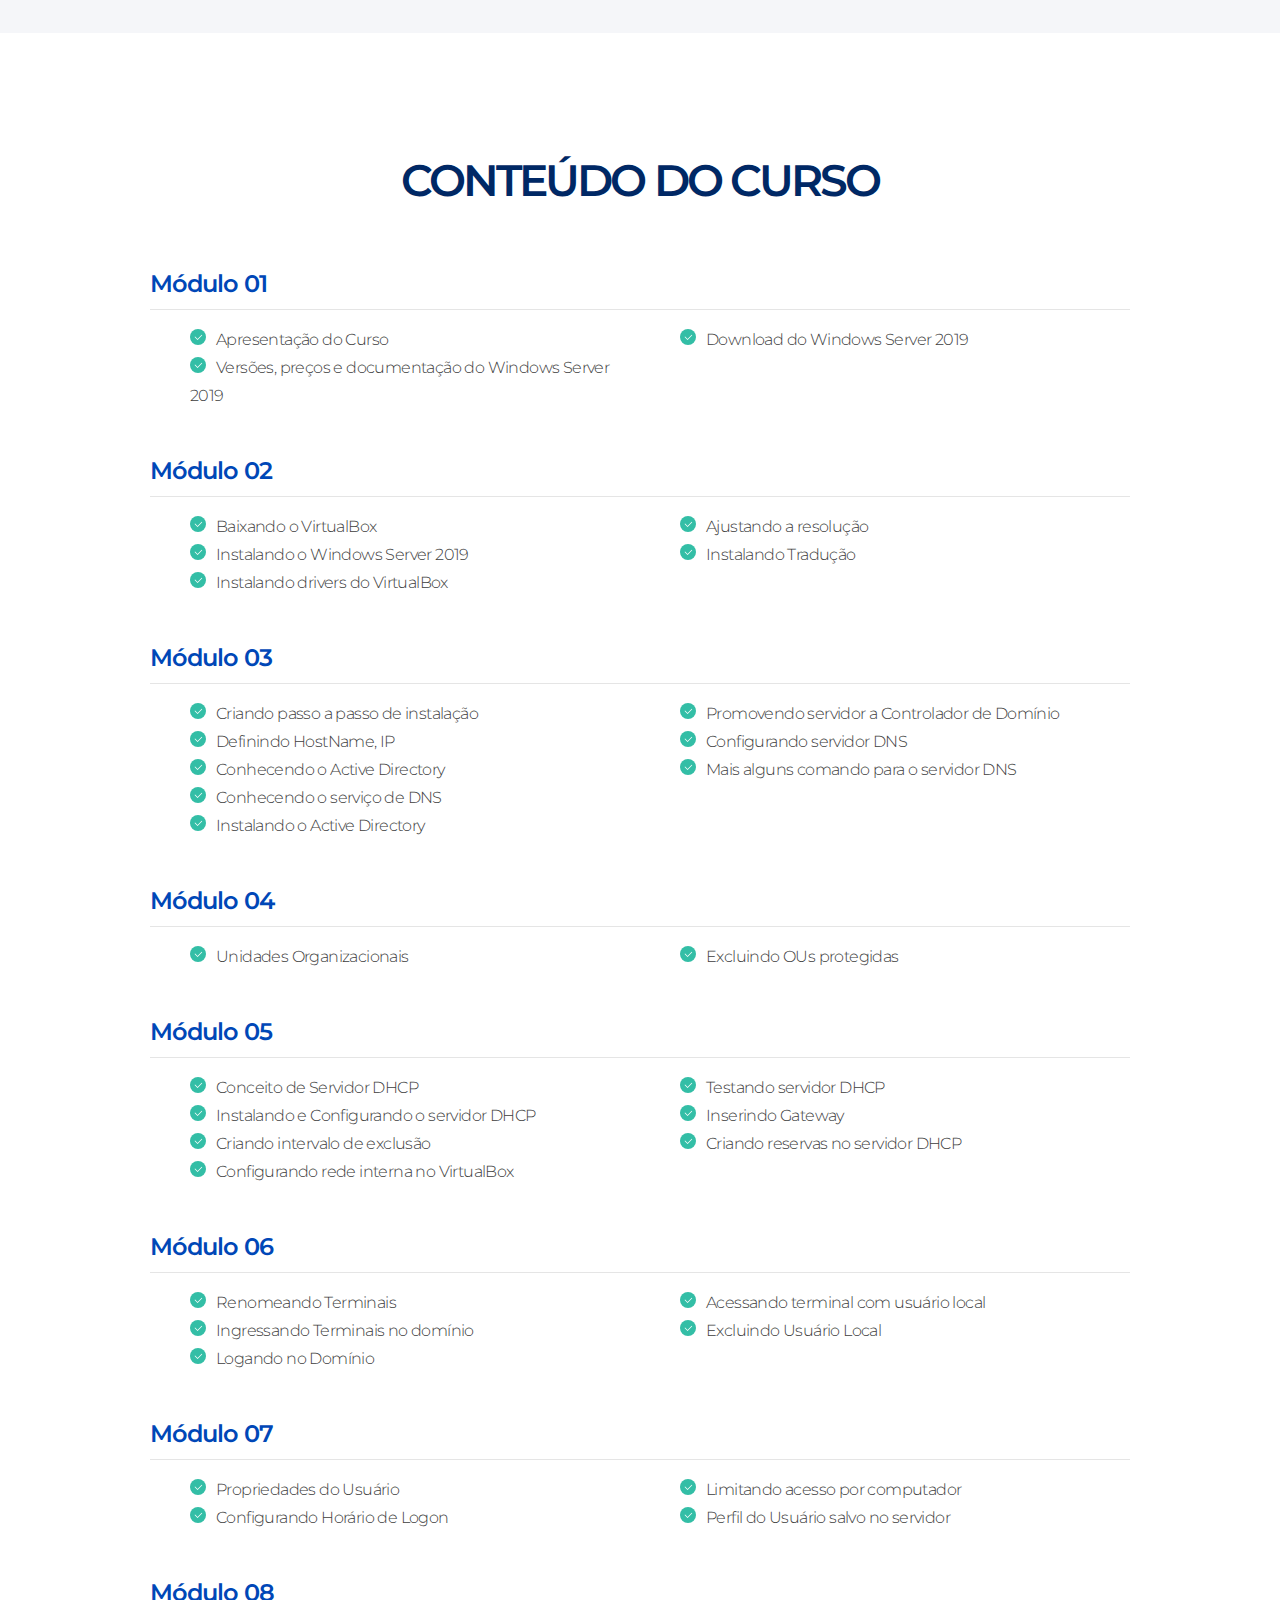
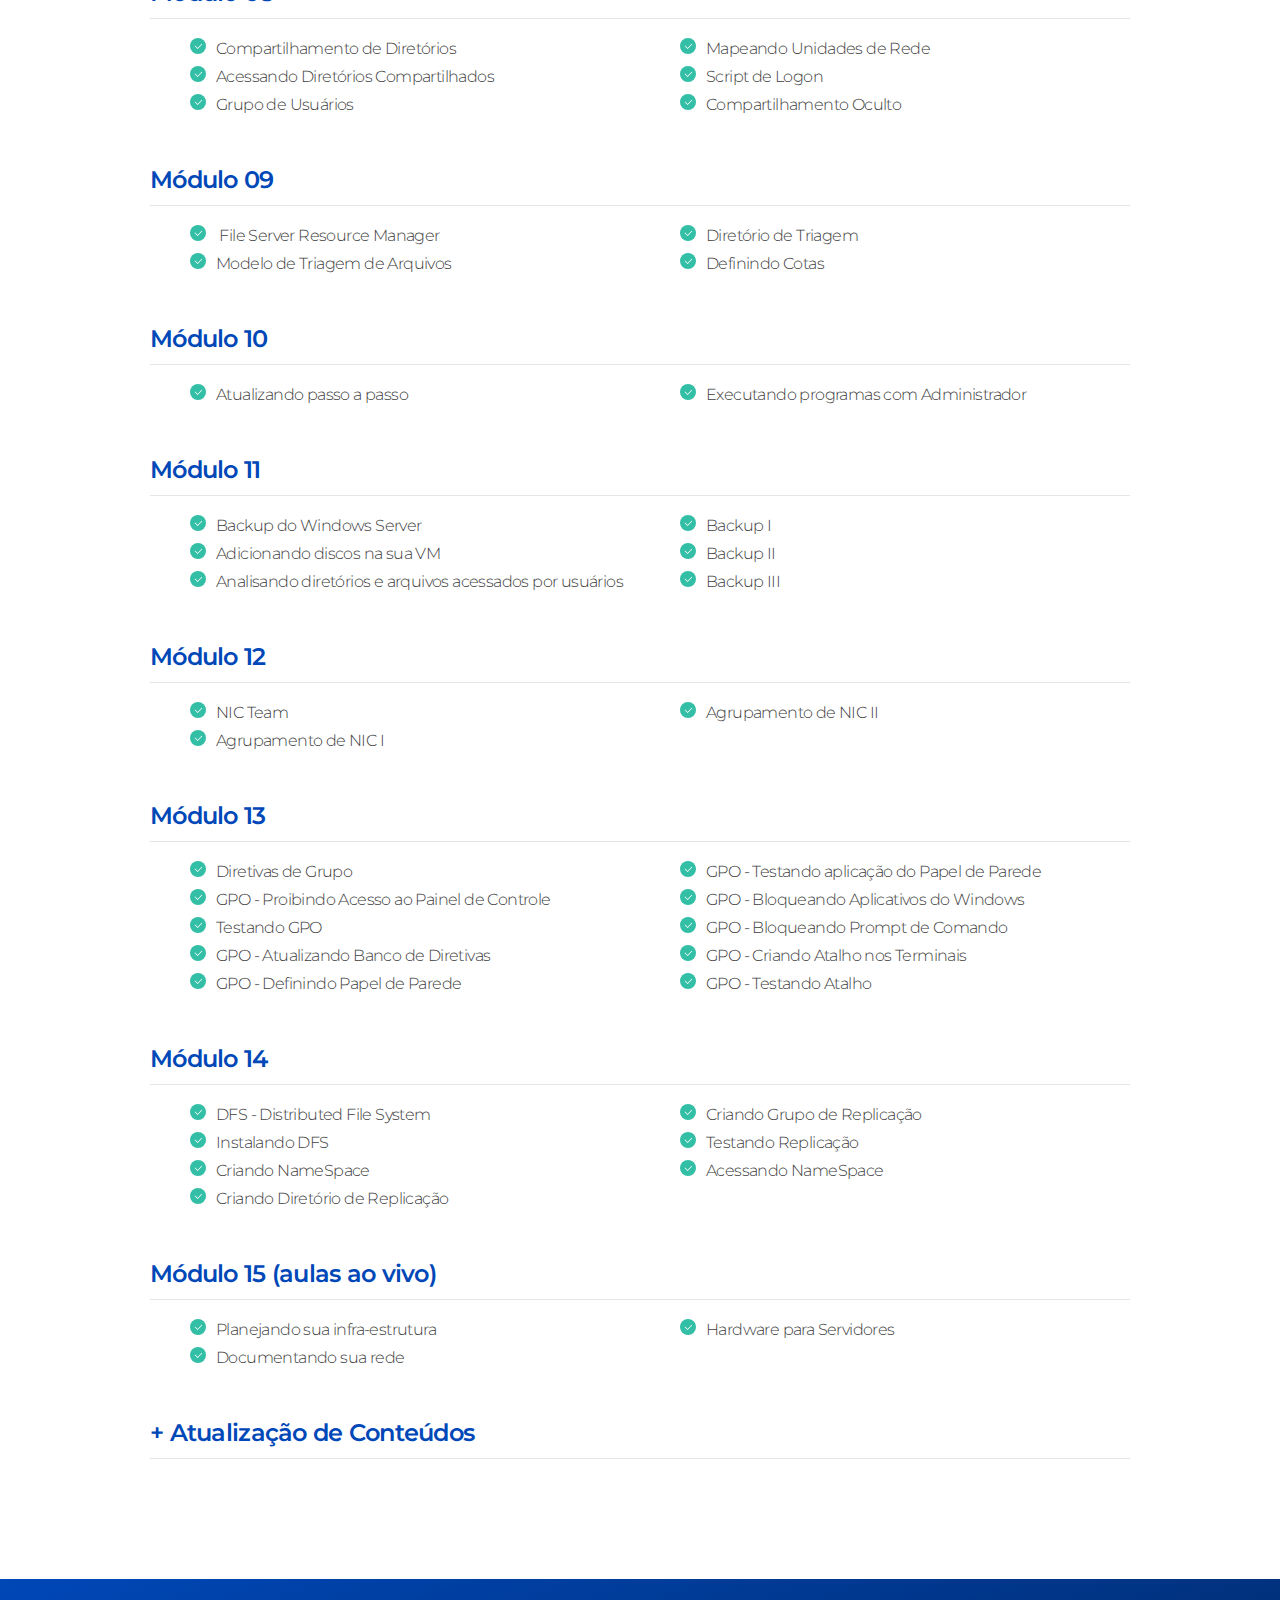
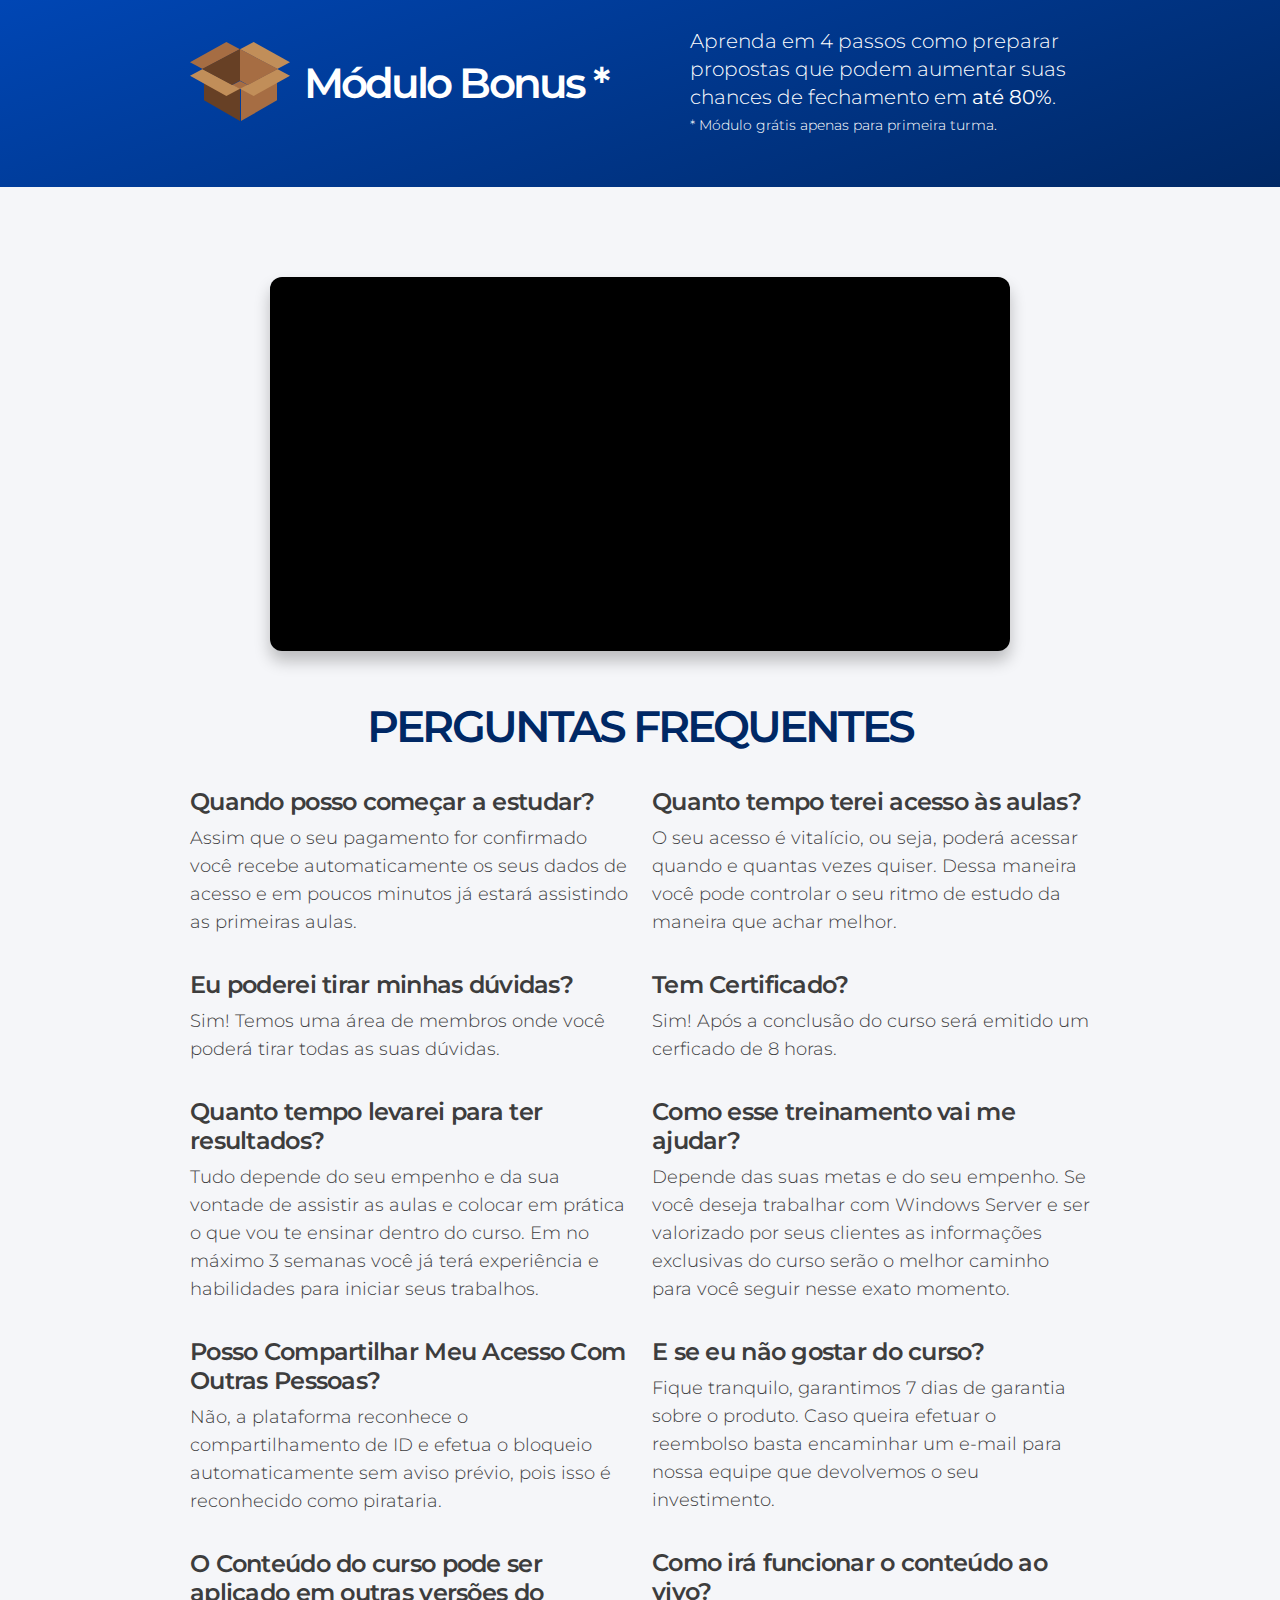
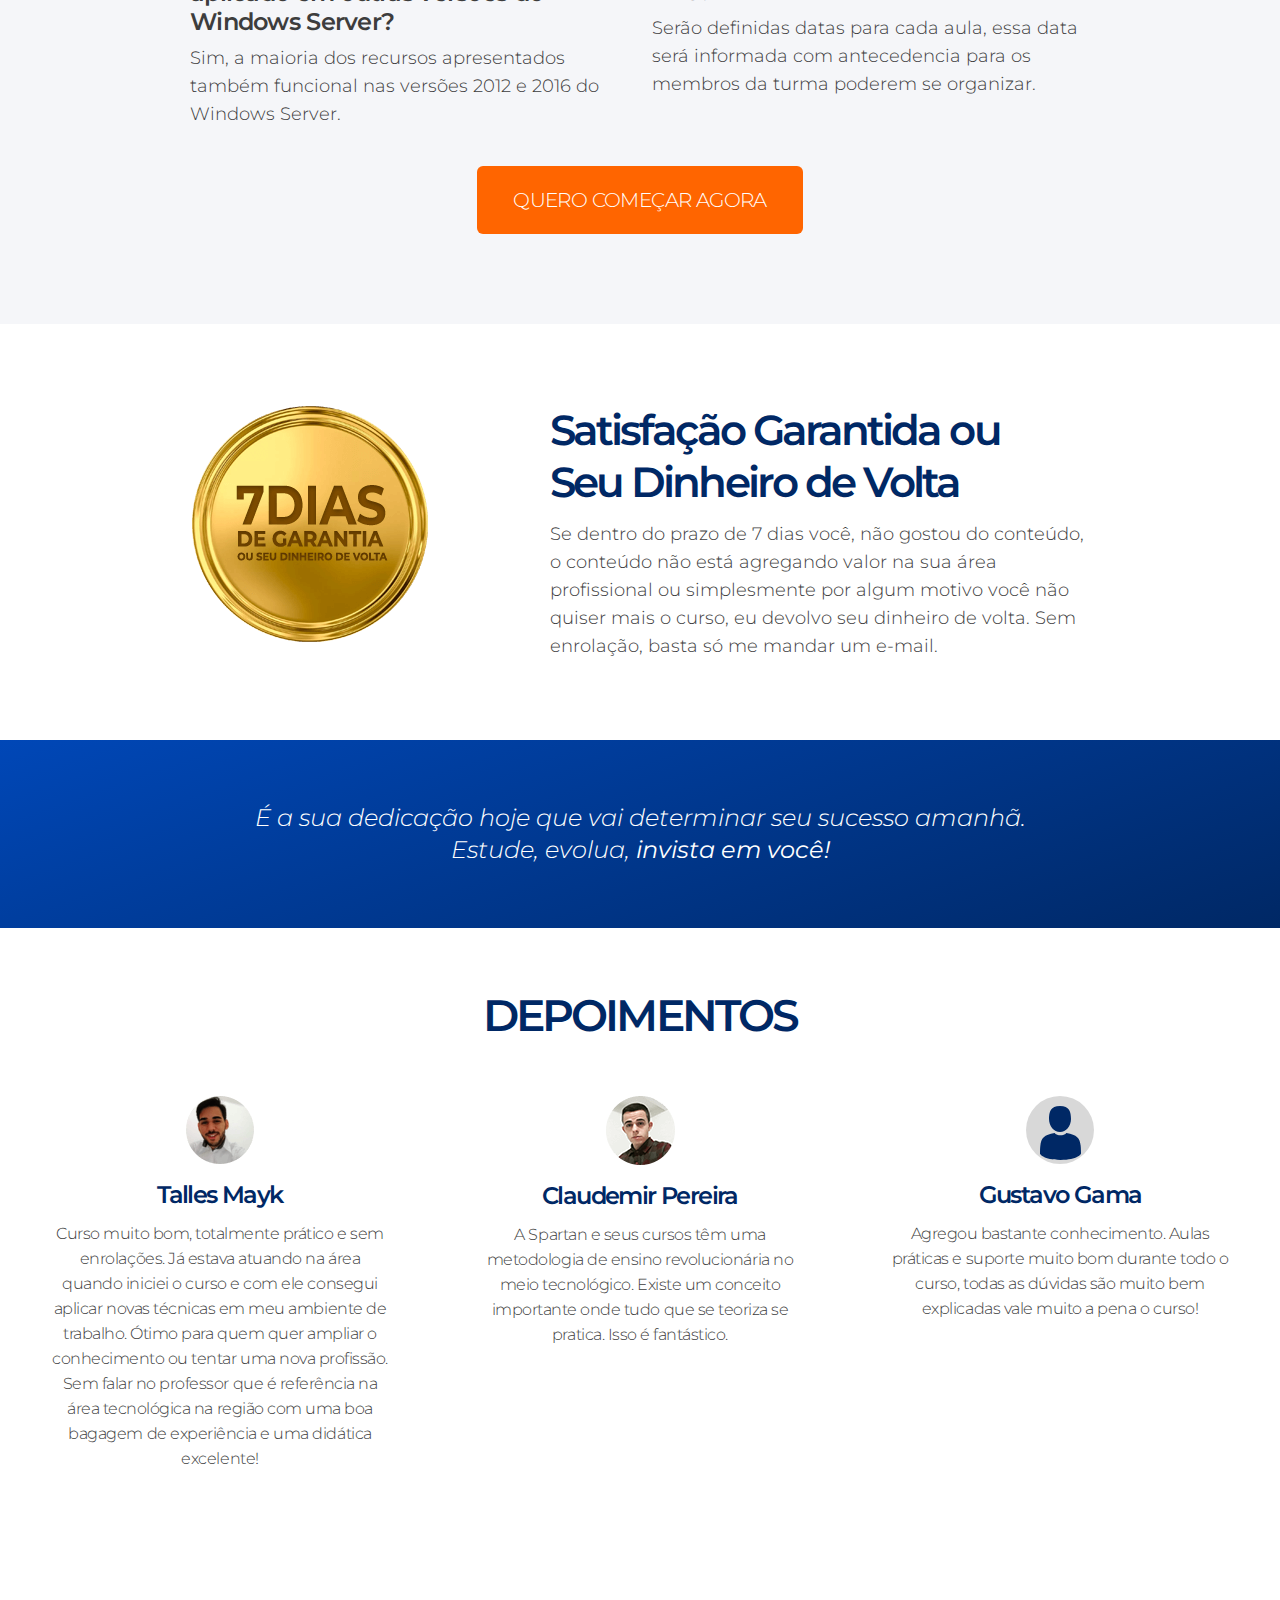
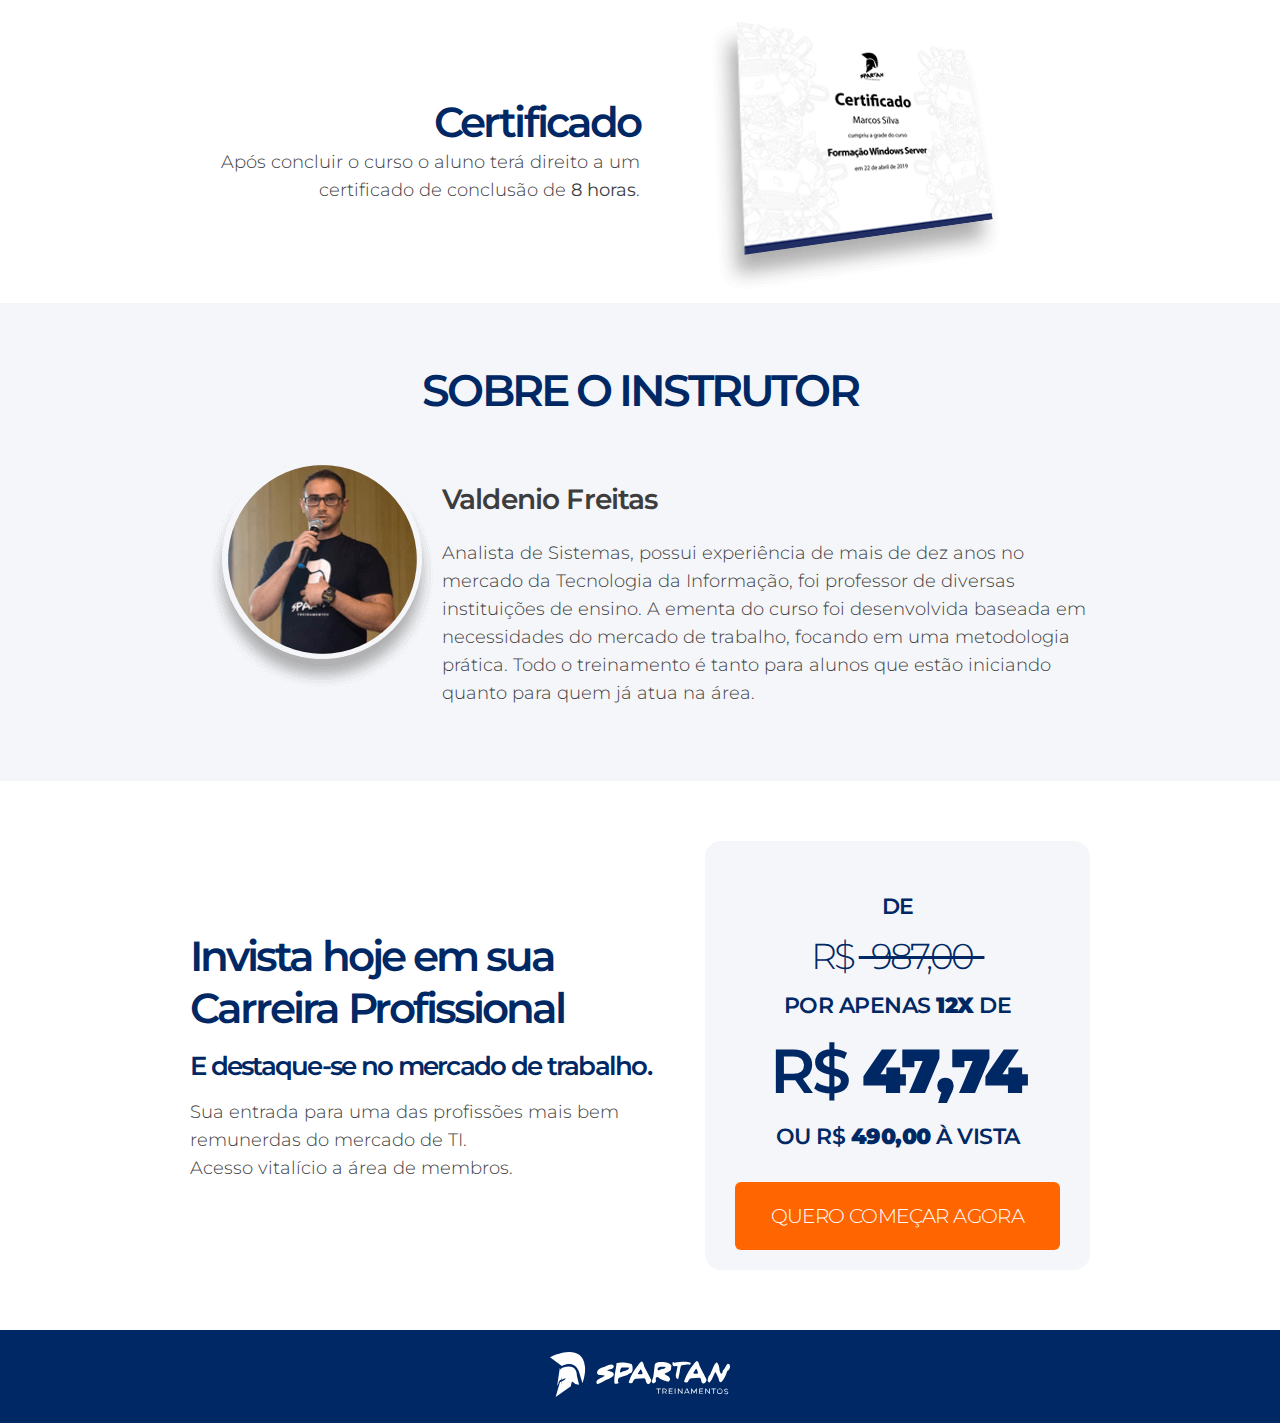
<file: windows-server/index_old2.html>
<!DOCTYPE html>
<html lang="pt-br">
<head>
    <meta charset="UTF-8">
    <meta name="viewport" content="width=device-width, initial-scale=1.0">
    <meta http-equiv="X-UA-Compatible" content="ie=edge">

    <meta name="robots" content="index, follow">
    <meta name="keywords" content="windows server, curso tecnico, admnistração de redes, curso de redes de computadores, servidor com windows, curso de servidores windows, curso de windows server">
    <meta name="description" content="Aprenda a instalar e configurar servidores de rede baseados em tecnologia Microsoft Windows Server 2019. Nesse curso iremos como instalar e configurar os recursos principais recursos de redes utilizados em pequenas e médias empresas, tais como serviço de Active Directory, DNS, DHCP, GPOs, Backups e muito mais.">
    <meta name="author" content="Valdenio Freitas">
    <meta property="og:title" content="Formação Windows Server 2019" />
    <meta property="og:url" content="https://spartantreinamentos.com.br/windows-server" />
    <meta property="og:type" content="website" />
    <meta property="og:description" content="Aprenda a instalar e configurar servidores de rede baseados em tecnologia Microsoft Windows Server 2019. Nesse curso iremos como instalar e configurar os recursos principais recursos de redes utilizados em pequenas e médias empresas, tais como serviço de Active Directory, DNS, DHCP, GPOs, Backups e muito mais." />
    <meta property="og:image" content="https://spartantreinamentos.com.br/windows-server/img/social.jpg" />
    <meta property="og:site_name" content="Formação Windows Server 2019" />
    <meta name="format-detection" content="telephone=no">
    <link rel="icon" href="img/favicon.ico" />
    <link href="https://fonts.googleapis.com/css?family=Montserrat:300,600&display=swap" rel="stylesheet">
    <link rel="stylesheet" href="css/style.css">

    <!-- Global site tag (gtag.js) - Google Analytics -->
    <script async src="https://www.googletagmanager.com/gtag/js?id=UA-60202119-40"></script>
    <script>
        window.dataLayer = window.dataLayer || [];
        function gtag(){dataLayer.push(arguments);}
        gtag('js', new Date());

        gtag('config', 'UA-60202119-40');
    </script>

    <!-- HotMart Analytics -->
    <script id="hotmart_launcher_script">
        (function(l,a,u,n,c,h,e,r){l['HotmartLauncherObject']=c;l[c]=l[c]||function(){
        (l[c].q=l[c].q||[]).push(arguments)},l[c].l=1*new Date();h=a.createElement(u),
        e=a.getElementsByTagName(u)[0];h.async=1;h.src=n;e.parentNode.insertBefore(h,e)
        })(window,document,'script','//launcher.hotmart.com/launcher.js','hot');

        hot('account','3e8e4a68-5779-3ec2-81ad-4004acd3a263');
    </script>

    <!-- Google TAG -->
    <!-- Global site tag (gtag.js) - Google Ads: 1049346796 -->
    <script async src="https://www.googletagmanager.com/gtag/js?id=AW-1049346796"></script>
        <script>
        window.dataLayer = window.dataLayer || [];
        function gtag(){dataLayer.push(arguments);}
        gtag('js', new Date());

        gtag('config', 'AW-1049346796');
    </script>
    <!-- Event snippet for Venda FWS conversion page -->
    <script>
            gtag('event', 'conversion', {
                'send_to': 'AW-1049346796/KgrpCKT91KgBEOyFr_QD',
                'transaction_id': ''
            });
      </script>



    <!-- Facebook Pixel Code -->
    <!-- <script>
        !function(f,b,e,v,n,t,s)
        {if(f.fbq)return;n=f.fbq=function(){n.callMethod?
        n.callMethod.apply(n,arguments):n.queue.push(arguments)};
        if(!f._fbq)f._fbq=n;n.push=n;n.loaded=!0;n.version='2.0';
        n.queue=[];t=b.createElement(e);t.async=!0;
        t.src=v;s=b.getElementsByTagName(e)[0];
        s.parentNode.insertBefore(t,s)}(window, document,'script',
        'https://connect.facebook.net/en_US/fbevents.js');
        fbq('init', '512913665941527');
        fbq('track', 'PageView');
      </script>
      <noscript><img height="1" width="1" style="display:none"
        src="https://www.facebook.com/tr?id=512913665941527&ev=PageView&noscript=1"
      /></noscript> -->
      <!-- End Facebook Pixel Code -->

    <title>Formação Windows Server 2019</title>
</head>
<body onLoad="atualizaContador()">
    <header class="header">
        <img src="img/windows-server-2019.svg" alt="Windows Server 2019">
    </header>
    <div class="video-destaque">
        <div>
            <iframe src="https://www.youtube.com/embed/XSsbK1eScvM?controls=0" frameborder="0" allow="accelerometer; autoplay; encrypted-media; gyroscope; picture-in-picture" allowfullscreen></iframe>
            <!-- <iframe src="https://www.youtube.com/embed/cLFIz8AAWqo?controls=0" frameborder="0" allow="accelerometer; autoplay; encrypted-media; gyroscope; picture-in-picture" allowfullscreen></iframe> -->
        </div>
    </div>
    <section class="sec-1">
        <div class="titulo-b">
            Curso completo de Windows Server 2019
        </div>
        <div class="titulo-d">
            São mais de 8h de treinamento divididas em 15 módulos de muito conteúdo
        </div>
        <p>Veja como dominar o <strong>Microsoft Windows Server 2019</strong> e dar o pontapé inicial na sua carreira como <b>Administrador de Redes</b>.</p>
        <p>Este treinamento traz uma visão geral sobre instalação, implementação e administração dos principais serviços de rede utilizados em pequenas e médias empresas que utilizam tecnologia <strong>Microsoft Windows Server</strong>. </p><p> Aprenda desde os princípios básicos para instalar e administrar o <strong>Windows Server </strong> até o conceitos mais avançados como políticas de grupo e triagem de arquivos. Conheça sobre gerenciamento de computadores, usuários, compartilhamentos de recursos, permissões, replicação e muito mais. </p>
        <div class="timer">
            <span>Fim das inscrições para <b>1º Turma</b> em </span> <br>
            <span id="contador"></span>
        </div>
        <div class="btn-a">
            <a href="#vendacard" >Quero Começar Agora</a>
        </div>
    </section>
    <section class="sec-2 espacamento bg-2">
        <div class="titulo-a">
            Para quem é este curso
        </div>
        <div class="grid-2">
            <div>
                <ul>
                    <li>Profissionais de TI;</li>
                    <li>Técnicos e administradores de redes;</li>
                    <li>Administradores de redes Linux que desejam conhecer os recursos do Windows Server;</li>
                    <li>Profissionais ou iniciantes na área de infraestrutura;</li>
                    <li>Pessoas que desejam iniciar seus estudos para certificações Microsoft;</li>
                </ul>
            </div>
            <div>
                <ul>
                    <li>Iniciantes em administração de servidores;</li>
                    <li>Estudantes de TI;</li>
                    <li>Analistas de suporte em rede;</li>
                    <li>Usuários de versões anteriores do Windows Server;</li>
                    <li>Alunos do curso de montagem e manutenção de computadores;</li>
                </ul>
            </div>
        </div>
    </section>
    <section class="sec-3">
        <div>
            <div class="titulo-a">Tenha uma profissão </div>
            <div class="titulo-d">Seja um Administrador de Redes</div>
            <p>O <b>Administrador de Redes</b> é o profissional responsável por atuar com desenvolvimento de soluções, administração de servidores e redes de dados em ambiente Data Center. Um Administrador de Redes atua no atendimento a usuários e configuração da estrutura de rede. Este é um dos profissionais mais requisitados e bem pagos do mercado de TI.<br><br>Com o curso de <strong>Windows Server</strong> você dará os primeiros passos na aprendizagem desta profissão.</p>
        </div>
        <div>
            <img src="img/tenha-uma-profissao.png" alt="Tenha uma profissão">
        </div>
    </section>
    <section class="sec-2 espacamento bg-2">
        <div class="titulo-a">
            O que irei aprender nesse curso?
        </div>
        <div class="grid-2">
            <div>
                <ul>
                    <li>Conhecer o Windows Server e suas versões;</li>
                    <li>Administrar servidores de rede baseados em Windows Server;</li>
                    <li>Instalar e configurar o serviço de DNS;</li>
                    <li>Instalar e configurar um servidor DHCP;</li>
                    <li>Entender os conceitos de árvore e florestas do AD;</li>
                    <li>Bloquear acesso a recursos do Windows;</li>
                    <li>Montar um NameSpace para sua rede interna;</li>
                </ul>
            </div>
            <div>
                <ul>
                    <li>Montar e administrar um Controlador de Domínio;</li>
                    <li>Entender sobre permissões de usuário e grupos;</li>
                    <li>Estruturar um ambiente seguro com GPOs;</li>
                    <li>Instalar e configurar um servidor DFS;</li>
                    <li>Instalar e configurar um servidor ADDS;</li>
                    <li>Configurar um servidor de replicação de arquivos;</li>
                    <li>Aumentar a segurança da sua rede interna;</li>
                    <li>E muito mais.</li>
                </ul>
            </div>
        </div>
        <div class="btn-a">
            <a href="#vendacard">Quero Começar Agora</a>
        </div>
    </section>
    <section class="ocurso">
        <div class="titulo-a">
            Conteúdo do Curso
        </div>
        <div class="conteudo">
            <div class="titulo-c">Módulo 01</div>
            <div class="box-conteudo">
                <ul>
                    <li>Apresentação do Curso</li>
                    <li>Versões, preços e documentação do Windows Server 2019</li>
                </ul>
                <ul>
                    <li>Download do Windows Server 2019</li>
                </ul>
            </div>
        </div>
        <div class="conteudo">
            <div class="titulo-c">Módulo 02</div>
            <div class="box-conteudo">
                <ul>
                    <li>Baixando o VirtualBox</li>
                    <li>Instalando o Windows Server 2019</li>
                    <li>Instalando drivers do VirtualBox</li>
                </ul>
                <ul>
                    <li>Ajustando a resolução </li>
                    <li>Instalando Tradução</li>
                </ul>
            </div>
        </div>
        <div class="conteudo">
            <div class="titulo-c">Módulo 03</div>
            <div class="box-conteudo">
                <ul>
                    <li>Criando passo a passo de instalação</li>
                    <li>Definindo HostName, IP</li>
                    <li>Conhecendo o Active Directory</li>
                    <li>Conhecendo o serviço de DNS</li>
                    <li>Instalando o Active Directory</li>
                </ul>
                <ul>
                    <li>Promovendo servidor a Controlador de Domínio</li>
                    <li>Configurando servidor DNS</li>
                    <li>Mais alguns comando para o servidor DNS</li>
                </ul>
            </div>
        </div>
        <div class="conteudo">
            <div class="titulo-c">Módulo 04</div>
            <div class="box-conteudo">
                <ul>
                    <li>Unidades Organizacionais</li>
                </ul>
                <ul>
                    <li>Excluindo OUs protegidas</li>
                </ul>
            </div>
        </div>
        <div class="conteudo">
            <div class="titulo-c">Módulo 05</div>
            <div class="box-conteudo">
                <ul>
                    <li>Conceito de Servidor DHCP</li>
                    <li>Instalando e Configurando o servidor DHCP</li>
                    <li>Criando intervalo de exclusão </li>
                    <li>Configurando rede interna no VirtualBox</li>
                </ul>
                <ul>
                    <li>Testando servidor DHCP</li>
                    <li>Inserindo Gateway</li>
                    <li>Criando reservas no servidor DHCP</li>
                </ul>
            </div>
        </div>
        <div class="conteudo">
            <div class="titulo-c">Módulo 06</div>
            <div class="box-conteudo">
                <ul>
                    <li>Renomeando Terminais</li>
                    <li>Ingressando Terminais no domínio</li>
                    <li>Logando no Domínio</li>
                </ul>
                <ul>
                    <li>Acessando terminal com usuário local</li>
                    <li>Excluindo Usuário Local</li>
                </ul>
            </div>
        </div>
        <div class="conteudo">
            <div class="titulo-c">Módulo 07</div>
            <div class="box-conteudo">
                <ul>
                    <li>Propriedades do Usuário</li>
                    <li>Configurando Horário de Logon</li>
                </ul>
                <ul>
                    <li>Limitando acesso por computador</li>
                    <li>Perfil do Usuário salvo no servidor</li>
                </ul>
            </div>
        </div>
        <div class="conteudo">
            <div class="titulo-c">Módulo 08</div>
            <div class="box-conteudo">
                <ul>
                    <li>Compartilhamento de Diretórios</li>
                    <li>Acessando Diretórios Compartilhados</li>
                    <li>Grupo de Usuários</li>
                </ul>
                <ul>
                    <li>Mapeando Unidades de Rede</li>
                    <li>Script de Logon</li>
                    <li>Compartilhamento Oculto</li>
                </ul>
            </div>
        </div>
        <div class="conteudo">
            <div class="titulo-c">Módulo 09</div>
            <div class="box-conteudo">
                <ul>
                    <li> File Server Resource Manager</li>
                    <li>Modelo de Triagem de Arquivos</li>
                </ul>
                <ul>
                    <li>Diretório de Triagem</li>
                    <li>Definindo Cotas</li>
                </ul>
            </div>
        </div>
        <div class="conteudo">
            <div class="titulo-c">Módulo 10</div>
            <div class="box-conteudo">
                <ul>
                    <li>Atualizando passo a passo</li>
                </ul>
                <ul>
                    <li>Executando programas com Administrador</li>
                </ul>
            </div>
        </div>
        <div class="conteudo">
            <div class="titulo-c">Módulo 11</div>
            <div class="box-conteudo">
                <ul>
                    <li>Backup do Windows Server</li>
                    <li>Adicionando discos na sua VM</li>
                    <li>Analisando diretórios e arquivos acessados por usuários</li>
                </ul>
                <ul>
                    <li>Backup I</li>
                    <li>Backup II</li>
                    <li>Backup III</li>
                </ul>
            </div>
        </div>
        <div class="conteudo">
            <div class="titulo-c">Módulo 12</div>
            <div class="box-conteudo">
                <ul>
                    <li>NIC Team</li>
                    <li>Agrupamento de NIC I</li>
                </ul>
                <ul>
                    <li>Agrupamento de NIC II</li>
                </ul>
            </div>
        </div>
        <div class="conteudo">
            <div class="titulo-c">Módulo 13</div>
            <div class="box-conteudo">
                <ul>
                    <li>Diretivas de Grupo</li>
                    <li>GPO - Proibindo Acesso ao Painel de Controle</li>
                    <li>Testando GPO</li>
                    <li>GPO - Atualizando Banco de Diretivas</li>
                    <li>GPO - Definindo Papel de Parede</li>
                </ul>
                <ul>
                    <li>GPO - Testando aplicação do Papel de Parede</li>
                    <li>GPO - Bloqueando Aplicativos do Windows</li>
                    <li>GPO - Bloqueando Prompt de Comando</li>
                    <li>GPO - Criando Atalho nos Terminais</li>
                    <li>GPO - Testando Atalho</li>
                </ul>
            </div>
        </div>
        <div class="conteudo">
            <div class="titulo-c">Módulo 14</div>
            <div class="box-conteudo">
                <ul>
                    <li>DFS - Distributed File System</li>
                    <li>Instalando DFS</li>
                    <li>Criando NameSpace</li>
                    <li>Criando Diretório de Replicação</li>
                </ul>
                <ul>
                    <li>Criando Grupo de Replicação</li>
                    <li>Testando Replicação</li>
                    <li>Acessando NameSpace</li>
                </ul>
            </div>
        </div>
        <div class="conteudo">
                <div class="titulo-c">Módulo 15 (aulas ao vivo)</div>
                <div class="box-conteudo">
                    <ul>
                        <li>Planejando sua infra-estrutura</li>
                        <li>Documentando sua rede</li>
                    </ul>
                    <ul>
                        <li>Hardware para Servidores</li>
                    </ul>
                </div>
            </div>
        <div class="conteudo">
            <div class="titulo-c"> + Atualização de Conteúdos</div>
        </div>
    </section>
    <section class="bonus">
        <div class="grid-3">
            <div>
                <img src="img/bonus-box.svg" alt="Bonus">
            </div>
            <div class="titulo-b">Módulo Bonus *</div>
            <p>
                Aprenda em 4 passos como preparar propostas que podem aumentar suas chances de fechamento em <b>até 80%</b>.
                <span>* Módulo grátis apenas para primeira turma.</span>
            </p>
        </div>
    </section>
    <section class="sec-2 bg-2 perguntas">
        <div class="vquest">
                <iframe src="https://www.youtube.com/embed/cLFIz8AAWqo?controls=0" frameborder="0" allow="accelerometer; autoplay; encrypted-media; gyroscope; picture-in-picture" allowfullscreen></iframe>
                <!-- <iframe src="https://www.youtube.com/embed/XSsbK1eScvM?controls=0" frameborder="0" allow="accelerometer; autoplay; encrypted-media; gyroscope; picture-in-picture" allowfullscreen></iframe>  -->
        </div>
        <div class="titulo-a">
            Perguntas frequentes
        </div>
        <div class="duvidas">
            <div>
                <div>
                    <h2>Quando posso começar a estudar?</h2>
                    <p>Assim que o seu pagamento for confirmado você recebe automaticamente os seus dados de acesso e em poucos minutos já estará assistindo as primeiras aulas.</p>
                </div>
                <div>
                    <h2>Eu poderei tirar minhas dúvidas?</h2>
                    <p>Sim! Temos uma área de membros onde você poderá tirar todas as suas dúvidas.</p>
                </div>
                <div>
                    <h2>Quanto tempo levarei para ter resultados?</h2>
                    <p>Tudo depende do seu empenho e da sua vontade de assistir as aulas e colocar em prática o que vou te ensinar dentro do curso. Em no máximo 3 semanas  você já terá experiência e habilidades para iniciar seus trabalhos.</p>
                </div>
                <div>
                    <h2>Posso Compartilhar Meu Acesso Com Outras Pessoas?</h2>
                    <p>Não, a plataforma reconhece o compartilhamento de ID e efetua o bloqueio automaticamente sem aviso prévio, pois isso é reconhecido como pirataria.</p>
                </div>
                <div>
                    <h2>O Conteúdo do curso pode ser aplicado em outras versões do Windows Server?</h2>
                    <p>Sim, a maioria dos recursos apresentados também funcional nas versões 2012 e 2016 do Windows Server.</p>
                </div>
            </div>
            <div>
                <div>
                    <h2>Quanto tempo terei acesso às aulas?</h2>
                    <p>O seu acesso é vitalício, ou seja, poderá acessar quando  e quantas vezes quiser. Dessa maneira você pode controlar o seu ritmo de estudo da maneira que achar melhor.</p>
                </div>
                <div>
                    <h2>Tem Certificado?</h2>
                    <p>Sim! Após a conclusão do curso será emitido um cerficado de 8 horas.</p>
                </div>
                <div>
                    <h2>Como esse treinamento vai me ajudar?</h2>
                    <p>Depende das suas metas e do seu empenho.
                        Se você deseja trabalhar com Windows Server e ser valorizado por seus clientes as informações exclusivas do curso serão o melhor caminho para você seguir nesse exato momento.</p>
                </div>
                <div>
                    <h2>E se eu não gostar do curso?</h2>
                    <p>Fique tranquilo, garantimos 7 dias de garantia sobre o produto. Caso queira efetuar o reembolso basta encaminhar um e-mail para nossa equipe que devolvemos o seu investimento.</p>
                </div>
                <div>
                    <h2>Como irá funcionar o conteúdo ao vivo?</h2>
                    <p>Serão definidas datas para cada aula, essa data será informada com antecedencia para os membros da turma poderem se organizar.</p>
                </div>
            </div>
        </div>
        <div class="btn-a">
            <a href="#vendacard">Quero Começar Agora</a>
        </div>
    </section>
    <section class="garantia">
        <div>
            <img src="img/garantia.png" alt="garantia">
        </div>
        <div>
            <div class="titulo-b">Satisfação Garantida ou <br>
                    Seu Dinheiro de Volta</div>
            <p>Se dentro do prazo de 7 dias você, não gostou do conteúdo, o conteúdo não está agregando valor na sua área profissional ou simplesmente por algum motivo você não quiser mais o curso, eu devolvo seu dinheiro de volta. Sem enrolação, basta só me mandar um e-mail.</p>
        </div>
    </section>
    <section class="bonus frase">
            <p> <i>É a sua dedicação hoje que vai determinar seu sucesso amanhã. <br> Estude, evolua, <b>invista em você!</b> </i> </p>
    </section>
    <section class=" depoimentos">
        <div class="titulo-a">
            Depoimentos
        </div>
        <ul>
            <li>
                <div>
                    <img src="img/tales.png" alt="Depoimento Talles Mayk">
                    <div>
                        <h3>Talles Mayk</h3>
                        <p>Curso muito bom, totalmente prático e sem enrolações. Já estava atuando na área quando iniciei o curso e com ele consegui aplicar novas técnicas em meu ambiente de trabalho. Ótimo para quem quer ampliar o conhecimento ou tentar uma nova profissão. Sem falar no professor que é referência na área tecnológica na região com uma boa bagagem de experiência e uma didática excelente!  </p>
                    </div>
                </div>
            </li>
            <li>
                <div>
                    <img src="img/claudemir.png" alt="Depoimento Claudemir">
                    <div>
                        <h3>Claudemir Pereira</h3>
                        <p>A Spartan e seus cursos têm uma metodologia de ensino revolucionária no meio tecnológico. Existe um conceito importante onde tudo que se teoriza se pratica. Isso é fantástico.</p>
                    </div>
                </div>
            </li>
            <li>
                <div>
                    <img src="img/user.svg" alt="Depoimento Gustavo Gama">
                    <div>
                        <h3>Gustavo Gama</h3>
                        <p>Agregou bastante conhecimento. Aulas práticas e suporte muito bom durante todo o curso, todas as dúvidas são muito bem explicadas vale muito a pena o curso!</p>
                    </div>
                </div>
            </li>
        </ul>
    </section>
    <section class="certificado">
        <div>
            <div class="titulo-b">Certificado </div>
            <p>Após concluir o curso o aluno terá direito a um certificado de conclusão de <b>8 horas</b>.</p>
        </div>
        <div>
            <img src="img/certificado.png" alt="Certificado">
        </div>
    </section>
    <section class="instrutor bg-2">
        <div class="titulo-a">
            Sobre o instrutor
        </div>
        <div class="sobre-i">
            <div>
                <img src="img/valdenio-freitas.png" alt="Valdenio Freitas">
            </div>
            <div>
                <h2>Valdenio Freitas</h2>
                <p>Analista de Sistemas, possui experiência de mais de dez anos no mercado da Tecnologia da Informação, foi professor de diversas instituições de ensino. A ementa do curso foi desenvolvida baseada em necessidades do mercado de trabalho, focando em uma metodologia prática. Todo o treinamento é tanto para alunos que estão iniciando quanto para quem já atua na área.</p>
            </div>
        </div>
    </section>
    <div class="vendas">
        <div>
            <div class="titulo-b">Invista hoje em sua <br>
                    Carreira Profissional</div>
            <div class="titulo-e">E destaque-se no mercado de trabalho.</div>
            <p>Sua entrada para uma das profissões mais bem remunerdas do mercado de TI.</p>
            <p>Acesso vitalício a área de membros.</p>
        </div>
        <div id="vendacard">
            <div class="titulo-d">
                de
            </div>
            <div class="titulo-b riscado">
              R$ <span> &nbsp; 987,00 &nbsp;  </span>
            </div>
            <div class="titulo-d">
              por apenas <b>12x</b> de
            </div>
            <div class="titulo-b">
                R$ <b>47,74</b>
            </div>
            <div class="titulo-d">
                ou R$ <b>490,00</b> à vista
            </div>
            <div class="btn-a">
                <a href="https://pay.hotmart.com/Q15523197T">Quero Começar Agora</a>
            </div>
        </div>
    </div>

    <div class="action-whats" >
        <a href="https://wa.me/5582999518585?text=Quero%20saber%20mais%20sobre%20Windows%20Server" target="_blank"><img src="img/whatsapp.svg" alt="Chamar no WhatsApp"></a>
    </div>

    <footer>
        <a href="http://spartantreinamentos.com.br/" target="_blank"><img src="img/spartan-treinamentos.svg" alt=""></a>
    </footer>
    <script src="js/scroll.js"></script>
    <script src="js/contador.js"></script>

</body>
</html>
</file>
<file: old-site/css/all.css>
button,hr,input{overflow:visible}html{font-family:sans-serif;line-height:1.15;-ms-text-size-adjust:100%;-webkit-text-size-adjust:100%}body{margin:0}article,aside,figcaption,figure,footer,header,main,nav,section{display:block}h1{font-size:2em;margin:.67em 0}figure{margin:1em 40px}hr{box-sizing:content-box;height:0}code,kbd,pre,samp{font-family:monospace,monospace;font-size:1em}a{background-color:transparent;-webkit-text-decoration-skip:objects}a:active,a:hover{outline-width:0}abbr[title]{border-bottom:none;text-decoration:underline;text-decoration:underline dotted}b,strong{font-weight:inherit;font-weight:bolder}dfn{font-style:italic}mark{background-color:#ff0;color:#000}small{font-size:80%}sub,sup{font-size:75%;line-height:0;position:relative;vertical-align:baseline}sub{bottom:-.25em}sup{top:-.5em}audio,video{display:inline-block}audio:not([controls]){display:none;height:0}img{border-style:none}svg:not(:root){overflow:hidden}button,input,optgroup,select,textarea{font-family:sans-serif;font-size:100%;line-height:1.15;margin:0}button,select{text-transform:none}button,html [type=button],
/*!
 * Bootstrap v3.3.7 (http://getbootstrap.com)
 * Copyright 2011-2017 Twitter, Inc.
 * Licensed under MIT (https://github.com/twbs/bootstrap/blob/master/LICENSE)
 *//*!
 * Generated using the Bootstrap Customizer (http://getbootstrap.com/customize/?id=197139cd57b178aed42d22d24de870f3)
 * Config saved to config.json and https://gist.github.com/197139cd57b178aed42d22d24de870f3
 *//*!
 * Bootstrap v3.3.7 (http://getbootstrap.com)
 * Copyright 2011-2016 Twitter, Inc.
 * Licensed under MIT (https://github.com/twbs/bootstrap/blob/master/LICENSE)
 *//*! normalize.css v3.0.3 | MIT License | github.com/necolas/normalize.css */hr,img,legend{border:0}legend,td,th{padding:0}body,figure{margin:0}html{font-family:sans-serif;-ms-text-size-adjust:100%;-webkit-text-size-adjust:100%}article,aside,details,figcaption,figure,footer,header,hgroup,main,menu,nav,section,summary{display:block}audio,canvas,progress,video{display:inline-block;vertical-align:baseline}audio:not([controls]){display:none;height:0}[hidden],template{display:none}a{background-color:transparent;color:#337ab7;text-decoration:none}a:active,a:hover{outline:0}abbr[title]{border-bottom:1px dotted}b,optgroup,strong{font-weight:700}dfn{font-style:italic}h1{font-size:2em;margin:.67em 0}mark{background:#ff0;color:#000}.img-thumbnail,body{background-color:#fff}small{font-size:80%}sub,sup{font-size:75%;line-height:0;position:relative;vertical-align:baseline}sup{top:-.5em}sub{bottom:-.25em}img{vertical-align:middle}svg:not(:root){overflow:hidden}hr{-webkit-box-sizing:content-box;-moz-box-sizing:content-box;box-sizing:content-box;height:0}pre,textarea{overflow:auto}code,kbd,pre,samp{font-family:monospace,monospace;font-size:1em}button,input,optgroup,select,textarea{color:inherit;font:inherit;margin:0}button{overflow:visible}button,select{text-transform:none}button,html input[type=button],input[type=reset],input[type=submit]{-webkit-appearance:button;cursor:pointer}button[disabled],html input[disabled]{cursor:default}button::-moz-focus-inner,input::-moz-focus-inner{border:0;padding:0}input[type=checkbox],input[type=radio]{-webkit-box-sizing:border-box;-moz-box-sizing:border-box;box-sizing:border-box;padding:0}input[type=number]::-webkit-inner-spin-button,input[type=number]::-webkit-outer-spin-button{height:auto}input[type=search]{-webkit-appearance:textfield;-webkit-box-sizing:content-box;-moz-box-sizing:content-box;box-sizing:content-box}input[type=search]::-webkit-search-cancel-button,input[type=search]::-webkit-search-decoration{-webkit-appearance:none}fieldset{border:1px solid silver;margin:0 2px;padding:.35em .625em .75em}table{border-collapse:collapse;border-spacing:0}*,:after,:before{-webkit-box-sizing:border-box;-moz-box-sizing:border-box;box-sizing:border-box}html{font-size:10px;-webkit-tap-highlight-color:transparent}body{font-family:"Helvetica Neue",Helvetica,Arial,sans-serif;font-size:14px;line-height:1.42857143;color:#333}button,input,select,textarea{font-family:inherit;font-size:inherit;line-height:inherit}a:focus,a:hover{color:#23527c;text-decoration:underline}a:focus{outline:-webkit-focus-ring-color auto 5px;outline-offset:-2px}.img-responsive{display:block;max-width:100%;height:auto}.img-rounded{border-radius:6px}.img-thumbnail{padding:4px;line-height:1.42857143;border:1px solid #ddd;border-radius:4px;-webkit-transition:all .2s ease-in-out;-o-transition:all .2s ease-in-out;transition:all .2s ease-in-out;display:inline-block;max-width:100%;height:auto}.img-circle{border-radius:50%}hr{margin-top:20px;margin-bottom:20px;border-top:1px solid #eee}.sr-only{position:absolute;width:1px;height:1px;margin:-1px;padding:0;overflow:hidden;clip:rect(0,0,0,0);border:0}.sr-only-focusable:active,.sr-only-focusable:focus{position:static;width:auto;height:auto;margin:0;overflow:visible;clip:auto}.container,.container-fluid{margin-right:auto;margin-left:auto;padding-left:15px;padding-right:15px}[role=button]{cursor:pointer}@media (min-width:768px){.container{width:750px}}@media (min-width:992px){.container{width:970px}}@media (min-width:1200px){.container{width:1170px}}.row{margin-left:-15px;margin-right:-15px}.col-lg-1,.col-lg-10,.col-lg-11,.col-lg-12,.col-lg-2,.col-lg-3,.col-lg-4,.col-lg-5,.col-lg-6,.col-lg-7,.col-lg-8,.col-lg-9,.col-md-1,.col-md-10,.col-md-11,.col-md-12,.col-md-2,.col-md-3,.col-md-4,.col-md-5,.col-md-6,.col-md-7,.col-md-8,.col-md-9,.col-sm-1,.col-sm-10,.col-sm-11,.col-sm-12,.col-sm-2,.col-sm-3,.col-sm-4,.col-sm-5,.col-sm-6,.col-sm-7,.col-sm-8,.col-sm-9,.col-xs-1,.col-xs-10,.col-xs-11,.col-xs-12,.col-xs-2,.col-xs-3,.col-xs-4,.col-xs-5,.col-xs-6,.col-xs-7,.col-xs-8,.col-xs-9{position:relative;min-height:1px;padding-left:15px;padding-right:15px}.col-xs-1,.col-xs-10,.col-xs-11,.col-xs-12,.col-xs-2,.col-xs-3,.col-xs-4,.col-xs-5,.col-xs-6,.col-xs-7,.col-xs-8,.col-xs-9{float:left}.col-xs-12{width:100%}.col-xs-11{width:91.66666667%}.col-xs-10{width:83.33333333%}.col-xs-9{width:75%}.col-xs-8{width:66.66666667%}.col-xs-7{width:58.33333333%}.col-xs-6{width:50%}.col-xs-5{width:41.66666667%}.col-xs-4{width:33.33333333%}.col-xs-3{width:25%}.col-xs-2{width:16.66666667%}.col-xs-1{width:8.33333333%}.col-xs-pull-12{right:100%}.col-xs-pull-11{right:91.66666667%}.col-xs-pull-10{right:83.33333333%}.col-xs-pull-9{right:75%}.col-xs-pull-8{right:66.66666667%}.col-xs-pull-7{right:58.33333333%}.col-xs-pull-6{right:50%}.col-xs-pull-5{right:41.66666667%}.col-xs-pull-4{right:33.33333333%}.col-xs-pull-3{right:25%}.col-xs-pull-2{right:16.66666667%}.col-xs-pull-1{right:8.33333333%}.col-xs-pull-0{right:auto}.col-xs-push-12{left:100%}.col-xs-push-11{left:91.66666667%}.col-xs-push-10{left:83.33333333%}.col-xs-push-9{left:75%}.col-xs-push-8{left:66.66666667%}.col-xs-push-7{left:58.33333333%}.col-xs-push-6{left:50%}.col-xs-push-5{left:41.66666667%}.col-xs-push-4{left:33.33333333%}.col-xs-push-3{left:25%}.col-xs-push-2{left:16.66666667%}.col-xs-push-1{left:8.33333333%}.col-xs-push-0{left:auto}.col-xs-offset-12{margin-left:100%}.col-xs-offset-11{margin-left:91.66666667%}.col-xs-offset-10{margin-left:83.33333333%}.col-xs-offset-9{margin-left:75%}.col-xs-offset-8{margin-left:66.66666667%}.col-xs-offset-7{margin-left:58.33333333%}.col-xs-offset-6{margin-left:50%}.col-xs-offset-5{margin-left:41.66666667%}.col-xs-offset-4{margin-left:33.33333333%}.col-xs-offset-3{margin-left:25%}.col-xs-offset-2{margin-left:16.66666667%}.col-xs-offset-1{margin-left:8.33333333%}.col-xs-offset-0{margin-left:0}@media (min-width:768px){.col-sm-1,.col-sm-10,.col-sm-11,.col-sm-12,.col-sm-2,.col-sm-3,.col-sm-4,.col-sm-5,.col-sm-6,.col-sm-7,.col-sm-8,.col-sm-9{float:left}.col-sm-12{width:100%}.col-sm-11{width:91.66666667%}.col-sm-10{width:83.33333333%}.col-sm-9{width:75%}.col-sm-8{width:66.66666667%}.col-sm-7{width:58.33333333%}.col-sm-6{width:50%}.col-sm-5{width:41.66666667%}.col-sm-4{width:33.33333333%}.col-sm-3{width:25%}.col-sm-2{width:16.66666667%}.col-sm-1{width:8.33333333%}.col-sm-pull-12{right:100%}.col-sm-pull-11{right:91.66666667%}.col-sm-pull-10{right:83.33333333%}.col-sm-pull-9{right:75%}.col-sm-pull-8{right:66.66666667%}.col-sm-pull-7{right:58.33333333%}.col-sm-pull-6{right:50%}.col-sm-pull-5{right:41.66666667%}.col-sm-pull-4{right:33.33333333%}.col-sm-pull-3{right:25%}.col-sm-pull-2{right:16.66666667%}.col-sm-pull-1{right:8.33333333%}.col-sm-pull-0{right:auto}.col-sm-push-12{left:100%}.col-sm-push-11{left:91.66666667%}.col-sm-push-10{left:83.33333333%}.col-sm-push-9{left:75%}.col-sm-push-8{left:66.66666667%}.col-sm-push-7{left:58.33333333%}.col-sm-push-6{left:50%}.col-sm-push-5{left:41.66666667%}.col-sm-push-4{left:33.33333333%}.col-sm-push-3{left:25%}.col-sm-push-2{left:16.66666667%}.col-sm-push-1{left:8.33333333%}.col-sm-push-0{left:auto}.col-sm-offset-12{margin-left:100%}.col-sm-offset-11{margin-left:91.66666667%}.col-sm-offset-10{margin-left:83.33333333%}.col-sm-offset-9{margin-left:75%}.col-sm-offset-8{margin-left:66.66666667%}.col-sm-offset-7{margin-left:58.33333333%}.col-sm-offset-6{margin-left:50%}.col-sm-offset-5{margin-left:41.66666667%}.col-sm-offset-4{margin-left:33.33333333%}.col-sm-offset-3{margin-left:25%}.col-sm-offset-2{margin-left:16.66666667%}.col-sm-offset-1{margin-left:8.33333333%}.col-sm-offset-0{margin-left:0}}@media (min-width:992px){.col-md-1,.col-md-10,.col-md-11,.col-md-12,.col-md-2,.col-md-3,.col-md-4,.col-md-5,.col-md-6,.col-md-7,.col-md-8,.col-md-9{float:left}.col-md-12{width:100%}.col-md-11{width:91.66666667%}.col-md-10{width:83.33333333%}.col-md-9{width:75%}.col-md-8{width:66.66666667%}.col-md-7{width:58.33333333%}.col-md-6{width:50%}.col-md-5{width:41.66666667%}.col-md-4{width:33.33333333%}.col-md-3{width:25%}.col-md-2{width:16.66666667%}.col-md-1{width:8.33333333%}.col-md-pull-12{right:100%}.col-md-pull-11{right:91.66666667%}.col-md-pull-10{right:83.33333333%}.col-md-pull-9{right:75%}.col-md-pull-8{right:66.66666667%}.col-md-pull-7{right:58.33333333%}.col-md-pull-6{right:50%}.col-md-pull-5{right:41.66666667%}.col-md-pull-4{right:33.33333333%}.col-md-pull-3{right:25%}.col-md-pull-2{right:16.66666667%}.col-md-pull-1{right:8.33333333%}.col-md-pull-0{right:auto}.col-md-push-12{left:100%}.col-md-push-11{left:91.66666667%}.col-md-push-10{left:83.33333333%}.col-md-push-9{left:75%}.col-md-push-8{left:66.66666667%}.col-md-push-7{left:58.33333333%}.col-md-push-6{left:50%}.col-md-push-5{left:41.66666667%}.col-md-push-4{left:33.33333333%}.col-md-push-3{left:25%}.col-md-push-2{left:16.66666667%}.col-md-push-1{left:8.33333333%}.col-md-push-0{left:auto}.col-md-offset-12{margin-left:100%}.col-md-offset-11{margin-left:91.66666667%}.col-md-offset-10{margin-left:83.33333333%}.col-md-offset-9{margin-left:75%}.col-md-offset-8{margin-left:66.66666667%}.col-md-offset-7{margin-left:58.33333333%}.col-md-offset-6{margin-left:50%}.col-md-offset-5{margin-left:41.66666667%}.col-md-offset-4{margin-left:33.33333333%}.col-md-offset-3{margin-left:25%}.col-md-offset-2{margin-left:16.66666667%}.col-md-offset-1{margin-left:8.33333333%}.col-md-offset-0{margin-left:0}}@media (min-width:1200px){.col-lg-1,.col-lg-10,.col-lg-11,.col-lg-12,.col-lg-2,.col-lg-3,.col-lg-4,.col-lg-5,.col-lg-6,.col-lg-7,.col-lg-8,.col-lg-9{float:left}.col-lg-12{width:100%}.col-lg-11{width:91.66666667%}.col-lg-10{width:83.33333333%}.col-lg-9{width:75%}.col-lg-8{width:66.66666667%}.col-lg-7{width:58.33333333%}.col-lg-6{width:50%}.col-lg-5{width:41.66666667%}.col-lg-4{width:33.33333333%}.col-lg-3{width:25%}.col-lg-2{width:16.66666667%}.col-lg-1{width:8.33333333%}.col-lg-pull-12{right:100%}.col-lg-pull-11{right:91.66666667%}.col-lg-pull-10{right:83.33333333%}.col-lg-pull-9{right:75%}.col-lg-pull-8{right:66.66666667%}.col-lg-pull-7{right:58.33333333%}.col-lg-pull-6{right:50%}.col-lg-pull-5{right:41.66666667%}.col-lg-pull-4{right:33.33333333%}.col-lg-pull-3{right:25%}.col-lg-pull-2{right:16.66666667%}.col-lg-pull-1{right:8.33333333%}.col-lg-pull-0{right:auto}.col-lg-push-12{left:100%}.col-lg-push-11{left:91.66666667%}.col-lg-push-10{left:83.33333333%}.col-lg-push-9{left:75%}.col-lg-push-8{left:66.66666667%}.col-lg-push-7{left:58.33333333%}.col-lg-push-6{left:50%}.col-lg-push-5{left:41.66666667%}.col-lg-push-4{left:33.33333333%}.col-lg-push-3{left:25%}.col-lg-push-2{left:16.66666667%}.col-lg-push-1{left:8.33333333%}.col-lg-push-0{left:auto}.col-lg-offset-12{margin-left:100%}.col-lg-offset-11{margin-left:91.66666667%}.col-lg-offset-10{margin-left:83.33333333%}.col-lg-offset-9{margin-left:75%}.col-lg-offset-8{margin-left:66.66666667%}.col-lg-offset-7{margin-left:58.33333333%}.col-lg-offset-6{margin-left:50%}.col-lg-offset-5{margin-left:41.66666667%}.col-lg-offset-4{margin-left:33.33333333%}.col-lg-offset-3{margin-left:25%}.col-lg-offset-2{margin-left:16.66666667%}.col-lg-offset-1{margin-left:8.33333333%}.col-lg-offset-0{margin-left:0}}.clearfix:after,.clearfix:before,.container-fluid:after,.container-fluid:before,.container:after,.container:before,.row:after,.row:before{content:" ";display:table}.clearfix:after,.container-fluid:after,.container:after,.row:after{clear:both}.center-block{display:block;margin-left:auto;margin-right:auto}.pull-right{float:right!important}.pull-left{float:left!important}.hide{display:none!important}.show{display:block!important}.invisible{visibility:hidden}.text-hide{font:0/0 a;color:transparent;text-shadow:none;background-color:transparent;border:0}.hidden{display:none!important}.affix{position:fixed}
a{text-decoration:none}ol,ul{list-style:none}a,article,blockquote,body,dd,div,dl,dt,em,fieldset,footer,form,h1,h2,h3,h4,h5,h6,header,html,iframe,img,label,legend,li,main,nav,ol,p,section,span,ul{margin:0;padding:0;border:0;vertical-align:baseline}a,h1,h2,h3,h4,h5,h6,p,ul{font-size:1em;font-weight:400}
@import url(https://fonts.googleapis.com/css?family=Open+Sans:300,400);.botao a,.grid-cursos li,.menu ul li,.titulo-principal ul li{display:inline-block} .titulo-principal ul li img{margin: 0 5px;}.instrutor ul li a:hover,.titulo-principal ul li a:hover{transform:scale(1.3)}body{font-family:'Open Sans',sans-serif;background-color:#F9FAFF}.menu ul{text-align:right}.grid-cursos ul,.instrutor p,.instrutor ul,.newslatter,.parceiros ul,.rodape,.rodape ul,.spacerow,.sub-titulo,.titulo-principal{text-align:center}.instrutor ul li a img{margin: 0 5px;}.menu ul li{margin-top:12px}.menu ul li a{padding:0 20px;color:#fff;font-size:14px;font-weight:300;transition:.3s}.menu ul li a:hover{text-decoration:none;color:#FF9C00;transition:.4s}.titulo-principal{margin-top:100px;color:#fff;font-size:30px;text-transform:uppercase;letter-spacing:1px;font-weight:300}.titulo-principal p{font-size:12px;text-transform:lowercase;margin-top:10px}.titulo-principal span{font-size:10px;text-transform:none}.botao a,.sub-titulo{text-transform:uppercase}.titulo-principal ul li a{transition:.3s;display:inline-block}.botao a{border:2px solid #FF9C00;border-radius:6px;color:#FF9C00;padding:10px 20px;font-size:15px;font-weight:700;margin:20px 0;transition:.3s}.botao a:hover{text-decoration:none;background:#FF9C00;color:#fff;transition:.3s}.sub-titulo{font-size:28px}.sub-titulo p{font-size:14px;text-transform:none;margin-bottom:40px;margin-top:10px}.spacerow{margin-top:190px;margin-bottom:80px}.grid-cursos li{margin:20px}.grid-cursos li a{width:290px;display:block;color:#fff;box-shadow:0 8px 14px 0 rgba(0,0,0,.23);transition:.3s}.grid-cursos li a:hover{text-decoration:none;box-shadow:0 0 14px 0 rgba(0,0,0,.23);transition:.3s}.grid-cursos li a img{margin-top:50px}.grid-cursos ul li a p{padding-bottom:12px}.grid-cursos h3{font-size:20px;font-weight:400;text-transform:none}.grid-cursos p{font-size:14px;margin-top:6px}.grid-cursos span{font-size:10px;background:#FF4F00;margin:0;padding:0 4px;border-radius:4px}.newslatter{background:linear-gradient(#353551,#181828);padding:80px 0;font-size:28px;text-transform:uppercase}.newslatter p{font-size:14px;text-transform:none;margin-top:10px}.newslatter ul{text-align:center}.newslatter ul li{display:inline-block;width:290px;margin-top:10px}.instrutor ul li,.rodape ul li{display:inline}.newslatter ul li p{font-size:14px;font-style:italic;color:#A4B6C5;margin:10px}.newslatter ul li div{color:#F5A623;font-size:14px;margin:0;padding:0}.titulo-pq{margin-top:50px;margin-bottom:50px}.titulo-pq h4{margin-top:30px;font-size:26px;text-transform:uppercase;color:#FD9B00}.rodape,.titulo-pq p{color:#7C7C9A;font-size:14px}.titulo-pq p{text-transform:none;margin:20px 0}.space-ger{margin-top:60px;padding-bottom:60px}.parceiros{margin:30px 0}.parceiros ul li{display:inline;margin:20px}.rodape{background:#EBECF4;padding-top:60px;padding-bottom:40px}.rodape p{margin:20px 0}.rodape ul li{margin:12px 6px}.instrutor{padding-top:80px;padding-bottom:70px}.instrutor h3{font-size:24px;font-weight:300}.instrutor img{margin-top:40px}.instrutor ul{margin-top:10px}.instrutor ul li img{margin:0}.instrutor ul li a{transition:.3s;display:inline-block}.instrutor p{width:80%;margin:10px auto}.form-contato button{width:170px;height:44px;background:#000;text-transform:uppercase;color:#fff;font-size:14px;padding-top:4px;border-radius:4px;border:none;margin:10px auto;display:block;transition:.3s}.form-contato button:hover{background:#333;transition:.3s;color:#fff}.fsobre,.tt-01{color:#7C7C9A}.form-contato input,.form-contato textarea{padding:8px;border-radius:4px;font-size:16px;margin:10px;border:1px solid #ddd;width:300px}.form-contato textarea{height:160px}.ln-menu{padding-top:20px}.pqsp{width:100%;background:#fff;padding:60px 0}.curso-web{background:#9520FF}.curso-face{background:#4A74E2}.curso-photoshop{background:#7ED321}.curso-ionic{background:#2B8DFF}.curso-python{background:#E7D81D}.curso-angula{background:#B52E31}.direita{text-align:right}.fsobre{text-align:left}.tt-02{color:#fff}.tt-03{color:#A4B6C5}.hd-home{background:linear-gradient(#353551,#181828);height:424px;clear:both}.hd-web{background:#9520FF;padding-bottom:40px}.pgcursos{background:linear-gradient(#353551,#181828);height:80px}.dispcurso{padding:40px 0}.dispcurso ul{text-align:center}.dispcurso ul li{display:inline-block;text-align:left;margin:20px 55px}.dispcurso ul li h3{color:#9520FF;font-size:13px;font-weight:700;text-transform:uppercase}.dispcurso ul li h4{color:#7C7C9A;font-size:14px}.dispcurso ul li h4:before{content:"";display:block;width:25px;height:3px;background:#7C7C9A;margin-top:14px;margin-bottom:14px}.dispcurso ul li p{font-size:11px;color:#7C7C9A}.curso-video{text-align:center;margin:30px auto}.curso-video iframe{box-shadow:0 8px 18px 0 rgba(0,0,0,.5);max-width:90%}.vcvaiaprender{background:#9520FF;color:#fff;padding:70px 0}.vcvaiaprender ul li{text-align:left;list-style-type:disc;margin-left:100px;line-height:22px}.alskills{margin:0 auto;text-align:center;width:800px;border:1px solid red;list-style-type:disc}.foto-curso{height:240px;width:100%;background:url(../img/bg-web-design.jpg) cover}.fazercurso{background:#7C7C9A;padding-top:80px;padding-bottom:70px;color:#fff}.fazercurso p{width:80%;text-align:center;margin:10px auto}.investimento{background:linear-gradient(#353551,#181828);padding-top:80px;padding-bottom:60px}.suavaga{color:#fff;font-size:24px;text-transform:none}.decturma{color:#ccc;font-size:10px;padding:0;margin:0}.camisagratis{font-size:8px;color:#ccc}.valorcurso{color:#FF9C00;font-size:28px}.valorcurso span{font-size:14px}.avista{color:#F9FAFF;font-size:12px}.tt-bloco{font-size:20px;margin-top:16px;margin-bottom:10px}.spcursos{padding-top:60px;padding-bottom:60px}.nuvens{position:absolute;opacity:.8;width:100%;height:90px;background:url(../img/nuvens.svg);animation-name:nuvem;animation-delay:0;animation-duration:120s;animation-iteration-count:infinite}.guerreiro,.inocente{z-index:4;display:block;height:106px}@keyframes nuvem{0%{background-position:900px}100%{background-position:-500px}}.inocente{width:66px;background:url(../img/inocente2.svg) no-repeat;animation:andando .9s steps(8) infinite;margin-top:50px}@keyframes andando{from{background-position:0}to{background-position:-472px}}.guerreiro{width:80px;background:url(../img/guerreiro.svg) no-repeat;animation:correndo .9s steps(8) infinite;margin-top:40px}.deslocamento1,.deslocamento2{z-index:3;margin-top:18px;position:absolute}@keyframes correndo{from{background-position:0}to{background-position:-657px}}.deslocamento1{animation:deslocamento 5s infinite}@keyframes deslocamento{from{left:-5px}to{left:50%}}.deslocamento2{animation:desloc 5s infinite;animation-delay:5s;left:50%}.templo,.templo img{text-align:center;margin:0 auto}@keyframes desloc{from{left:50%}to{left:88%}}.templo{position:absolute;z-index:4;width:100%;padding-bottom:40px}.terra{width:100%;height:110px;background:#3D3A5A;margin-top:100px;position:absolute;z-index:0}.montanha1,.montanha2{position:absolute;z-index:2}.montanha1{margin-top:-20px;left:10%}.montanha2{right:16%;margin-top:13px;z-index:1;width:200px;height:60px}.montanha3,.montanha4{position:absolute;z-index:4}.montanha3{right:5px;margin-top:40px;width:310px;height:140px;background:url(../img/montanha1.svg)}.montanha4{left:-55px;margin-top:80px;width:200px;height:60px}#breve{background:#858585}
@media screen and (max-width:39.9375em){.logo,.menu ul{text-align:center}.hd-home{height:520px}.pgcursos{height:110px}.guerreiro,.inocente,.montanha3,.montanha4{display:none}.dispcurso ul li{margin:20px 10px}.vcvaiaprender ul li{text-align:left;list-style-type:disc;margin-left:10px;line-height:22px}}
</file>
<file: windows-server/css/style.css>
body, p, a, h1 {
    margin: 0;
    padding: 0;
    text-decoration: none;
    list-style: none;
}
:root {
    --cor-a: #002865;
    --cor-b: #0047B7;
    --cor-c: #F5F6F9;
    --cor-d: #3D3D3D;
    --cor-e: #FF6500;
}
body {
    font-family: 'Montserrat', sans-serif;
    font-weight: 300;
    text-align: center;
}
a, a:hover {
    transition: 0.3s;
}
p {
    font-size: 18px;
    color: var(--cor-d);
    letter-spacing: 0;
    line-height: 28px;
}
.titulo-a {
    font-weight: 600;
    font-size: 44px;
    color: var(--cor-a);
    letter-spacing: -2.93px;
    text-transform: uppercase;
}
.titulo-b {
    font-weight: 600;
    font-size: 42px;
    color: var(--cor-a);
    letter-spacing: -2.93px;
    text-align: center;
}
.titulo-d {
    font-weight: 600;
    font-size: 24px;
    color: var(--cor-a);
    letter-spacing: -1px;
    text-align: center;
}
.titulo-c {
    font-weight: 600;
    font-size: 24px;
    color: var(--cor-b);
    letter-spacing: -0.72px;
    line-height: 34px;
    margin-top: 12px;
}
.titulo-c::after {
    content: "";
    background: #E5E5E5;
    width: 100%;
    height: 1px;
    display: block;
    margin-top: 8px;
}
.espacamento {
    margin: 60px 0;
    padding: 60px 0;
}
.btn-a {
    display: inline-block;
}
.btn-a a {
    display: inline-block;
    background: var(--cor-e);
    border-radius: 6px;
    font-size: 20px;
    padding: 20px 36px;
    text-transform: uppercase;
    color: #FFFFFF;
    letter-spacing: -0.6px;
    text-align: center;
    line-height: 28px;
}
.btn-a a:hover {
    transform: scale(1.1);
}
.header {
    background-image: linear-gradient(161deg, #0047B7 0%, #002865 100%);
    padding-top: 64px;
    width: 100%;
    height: 360px;
    z-index: 0;
    position: absolute;
}
.header img {
    margin-bottom: 58px;
}
.sec-1 .titulo-d {
    margin-bottom: 20px;
}
.bg-2 {
    background: var(--cor-c);
}
.video-destaque {
    padding-top: 240px;
    z-index: 1;
    position: relative;
}
.video-destaque div {
    background: #000;
    width: 740px;
    height: 374px;
    border-radius: 12px;
    box-shadow: 0 10px 16px 0 rgba(0,0,0,0.24);
    margin: 0 auto;
    margin-bottom: 48px;
}
.vquest {
    background: #000;
    width: 740px;
    height: 374px;
    border-radius: 12px;
    box-shadow: 0 10px 16px 0 rgba(0,0,0,0.24);
    margin: 0 auto;
    margin-bottom: 48px;
}
iframe {
    width: 100%;
    height: 100%;;
}
.sec-1 .titulo-b {
    width: 55%;
    margin: 0 auto;
    margin-bottom: 18px;
}
.sec-1 p {
    width: 60%;
    margin: 0 auto;
    margin-bottom: 22px;
}
.sec-1 .btn-a {
    margin-top: 18px;
}
.grid-2 {
    display: grid;
    grid-template-columns: 1fr 1fr;
    width: 900px;
    margin: 0 auto;
}
.grid-2 div {
    text-align: left;
}
.sec-2 ul {
    margin-top: 32px;
}
.sec-2 ul li {
    font-size: 18px;
    color: var(--cor-d);
    letter-spacing: -0.54px;
    line-height: 34px;
}
.sec-3 {
    display: grid;
    grid-template-columns: 1fr 1fr;
    width: 1000px;
    align-items: center;
    grid-gap: 14px;
    margin: 0 auto;
}
.sec-3 div:nth-child(1){
    text-align: left;
}
.sec-3 div:nth-child(1) p {
    margin-bottom: 22px;
}
.sec-3 .titulo-a {
    font-size: 42px;
}
.sec-3 > div .titulo-d {
    text-align: left !important;
    margin-bottom: 12px;
}
.sec-3 .titulo-a:after{
    content: "";
    display: block;
    width: 50px;
    height: 4px;
    background: #002865;
    margin: 24px 0;
}
.sec-3 div:nth-child(2){
    text-align: right;
}
.sec-3 div:nth-child(2) img {
    max-width: 100%;
}
.sec-2 .btn-a {
    margin-top: 24px;
}
.conteudo {
    width: 980px;
    margin: 14px auto;
    text-align: left;
}
.box-conteudo {
    display: grid;
    margin-bottom: 28px;
    grid-template-columns: 1fr 1fr;
}
.box-conteudo ul {
    list-style: none;
}
.box-conteudo ul li {
    font-size: 16px;
    color: var(--cor-d);
    letter-spacing: -0.6px;
    line-height: 28px;
}
.box-conteudo ul li::before {
    content: "";
    display: inline-block;
    margin-right: 10px;
    width: 16px;
    height: 16px;
    background: url(../img/marcador.svg); 
    background-size: contain;
}
.bonus {
    width: 100%;
    background-image: linear-gradient(161deg, #0047B7 0%, #002865 100%);
    text-align: left;
    margin-top: 40px;
}
.bonus .titulo-b {
    color: #fff;
    text-align: left;
    margin-left: 14px;
}
.bonus p {
    color: #fff;
    font-size: 20px;
}
.bonus span {
    font-size: 14px;
    display: block;
}
.grid-3 {
    display: grid;
    grid-template-columns: 100px 1fr 1fr;
    align-items: center;
    width: 900px;
    margin: 0 auto;
    padding: 48px 0;
}
.perguntas {
    padding: 90px 0;
}
.perguntas .btn-a {
    margin-top: 38px;
}
.duvidas {
    display: grid;
    grid-template-columns: 1fr 1fr;
    width: 900px;
    margin: 0 auto;
    grid-gap: 24px;
}
.duvidas div div {
    text-align: left;
    margin-top: 22px;
}
.duvidas div div h2 {
    font-weight: 600;
    font-size: 24px;
    color: #3D3D3D;
    margin-top: 12px;
    display: inline-block;
    letter-spacing: -0.72px;
}
.duvidas div div p {
    margin-top: -12px;
}
.garantia {
    display: grid;
    grid-template-columns: 40% 1fr;
    width: 900px;
    margin: 80px auto;
}
.garantia div {
    text-align: left;
}
.garantia p {
    margin-top: 12px;
}
.frase {
    text-align: center;
    padding: 62px 0;
}
.frase p {
    font-size: 24px;
    line-height: 32px;
}
.depoimentos {
    margin: 60px 0;
}
.depoimentos ul li {
    display: inline-block;
    border-radius: 12px;
    width: 340px;
    height: 400px;
    padding: 20px;
    text-align: center;
    margin: 18px;
    overflow: hidden;
}
.depoimentos ul {
    padding: 0;
}
.depoimentos ul li div div p {
    font-size: 16px;
    color: #3D3D3D;
    letter-spacing: -0.48px;
    line-height: 25px;
}
.depoimentos ul li div div h3 {
    font-weight: 600;
    margin: 12px 0;
    font-size: 24px;
    color: var(--cor-a);
    letter-spacing: -1.6px;
}
.instrutor {
    padding: 60px 0;
}
.instrutor .titulo-a{
    margin-bottom: 42px;
}
.sobre-i {
    display: grid;
    grid-template-columns: 210px 1fr;
    width: 900px;
    margin: 14px auto;
    grid-gap: 24px;
}
.sobre-i div {
    text-align: left;
    margin-left: 18px;
}
.sobre-i h2 {
    font-weight: 600;
    font-size: 28px;
    color: #3D3D3D;
    letter-spacing: -0.84px;
}
.vendas {
    display: grid;
    grid-template-columns: 55% 1fr;
    width: 900px;
    margin: 60px auto;
    align-items: center;
}
.vendas div:nth-child(1) {
    text-align: left;
}
.vendas > div:nth-child(2) {
    background: var(--cor-c);
    border-radius: 16px;
    margin-left: 20px;
    text-align: center;
    padding: 20px;
}
.vendas .titulo-e {
    font-weight: 600;
    font-size: 26px;
    color: #002865;
    letter-spacing: -1.73px;
    margin: 16px 0;
}
.vendas .titulo-d {
    text-align: center;
    font-size: 22px;
    text-transform: uppercase;
    color: #002865;
    letter-spacing: -0.5px;
    display: inline-block;
}
.vendas .titulo-d:nth-child(1) {
    margin-top: 32px;
}
.vendas .btn-a {
    margin-top: 32px;
}
.vendas > div:nth-child(2) .titulo-b {
    font-size: 62px;
    margin: 14px 0;
}
footer {
    background: var(--cor-a);
    padding: 22px 0;
    margin-top: 32px;
}
footer img {
    width: 180px;
}
.ocurso {
    margin: 120px;
}
.ocurso .titulo-a {
    margin: 60px;
}
.action-whats {
    position: fixed;
    display: inline-block;
    z-index: 100;
    right: 20px;
    bottom: 20px;
}
.action-whats img {
    width: 38px;
}
.action-whats a {
    display: block;
}
.action-whats a:hover {
    transform: scale(1.1);
}
.riscado {
    font-weight: 300;
    font-size: 36px !important;
    margin: 8px 0;
}
.riscado span {
    text-decoration: line-through;
    font-weight: 300;
}
.certificado {
    display: grid;
    grid-template-columns: 1fr 1fr;
    width: 900px;
    margin: 0 auto;
    align-items: center;
}
.certificado > div:nth-child(1) {
    text-align: right;
}
.certificado > div:nth-child(1) .titulo-b {
    text-align: right;
}
/* Contador */
.timer {
    margin: 22px 0;
}
.timer > span {
    color: var(--cor-e);
    font-weight: 200;
    font-size: 42px;
    letter-spacing: -1px;
}
.timer > span:nth-child(1) {
    color: #333;
    font-size: 28px;
}
.timer > span:nth-child(2) {
    font-size: 22px;
}
/* Media */
@media (max-width: 375.98px) {
   
}
@media (max-width: 575.98px) {
    .header {
        padding-top: 40px;
    }
    .header img {
        max-width: 90%;
    }
    .certificado img {
        max-width: 90%;
    }
    .certificado > div:nth-child(1) {
        text-align: center;
    }
    .certificado > div:nth-child(1) .titulo-b {
        text-align: center;
    }
    .video-destaque {
        padding-top: 150px;
    }
    .video-destaque div {
        width: 90%;
    }
    .vquest {
        width: 90%;
    }
    .conteudo {
        width: 100%;
    }
    .box-conteudo {
        grid-template-columns: 1fr;
    }
    .ocurso {
        margin: 14px;
    }
    .duvidas, .certificado, .garantia, .sobre-i, .vendas, .grid-3, .grid-2, .sec-3 {
        width: 100%;
        grid-template-columns: 1fr;
    }
    .depoimentos ul li {
        width: 80%;
        margin: 18px 0;
        padding: 12px;
    }
    .vendas > div:nth-child(2) {
        margin-left: 0;
    }
    .titulo-a {
        font-size: 32px;
    }
    .titulo-b {
        font-size: 32px;
        margin: 0 10px;
    }
    .sec-1 p {
        width: 90%;
    }
    .sec-3 div:nth-child(1) {
        text-align: center;
    }
    .sec-3 .titulo-a:after{
        margin: 24px auto;
    }
    .sec-3 div:nth-child(2){
        text-align: center;
    }
    .sec-3 div:nth-child(2) img {
        max-width: 90%;
    }
    .duvidas div div {
        width: 90%;
        margin: 22px auto;
    }
    .garantia {
        text-align: center;
    }
    .garantia div {
        text-align: center;
    }
    .garantia img {
        margin-bottom: 22px;
    }
    .garantia p {
        width: 90%;
        margin: 12px auto;
        grid-gap: 0;
    }
    .sobre-i {
        text-align: center;
    }
    .sobre-i div {
        text-align: center;
        margin-left: 0;
    }
    .sobre-i div p {
        width: 90%;
        margin: 10px auto;
    }
    .sobre-i h2 {
        margin: 0;
        padding: 0;
    }
    .vendas div:nth-child(1) {
        text-align: center;
    }
    .vendas > div:nth-child(2) {
        width: 90%;
        padding: 12px;
        margin-left: 0;
        margin: 0 auto;
        margin-top: 20px;
    }
    .bonus {
        text-align: center;
    }
    .bonus .titulo-b {
        text-align: center;
    }
    .sec-1 .titulo-b {
        width: 90%;
    }
    .depoimentos ul li {
        height: 100%;
    }
}

@media (max-width: 767.98px) and (min-width: 990px) {

}
@media (max-width: 991.98px) {

}
@media (max-width: 1199.98px) {
 
}
@media (min-width: 1200px) {
  
}
</file>
